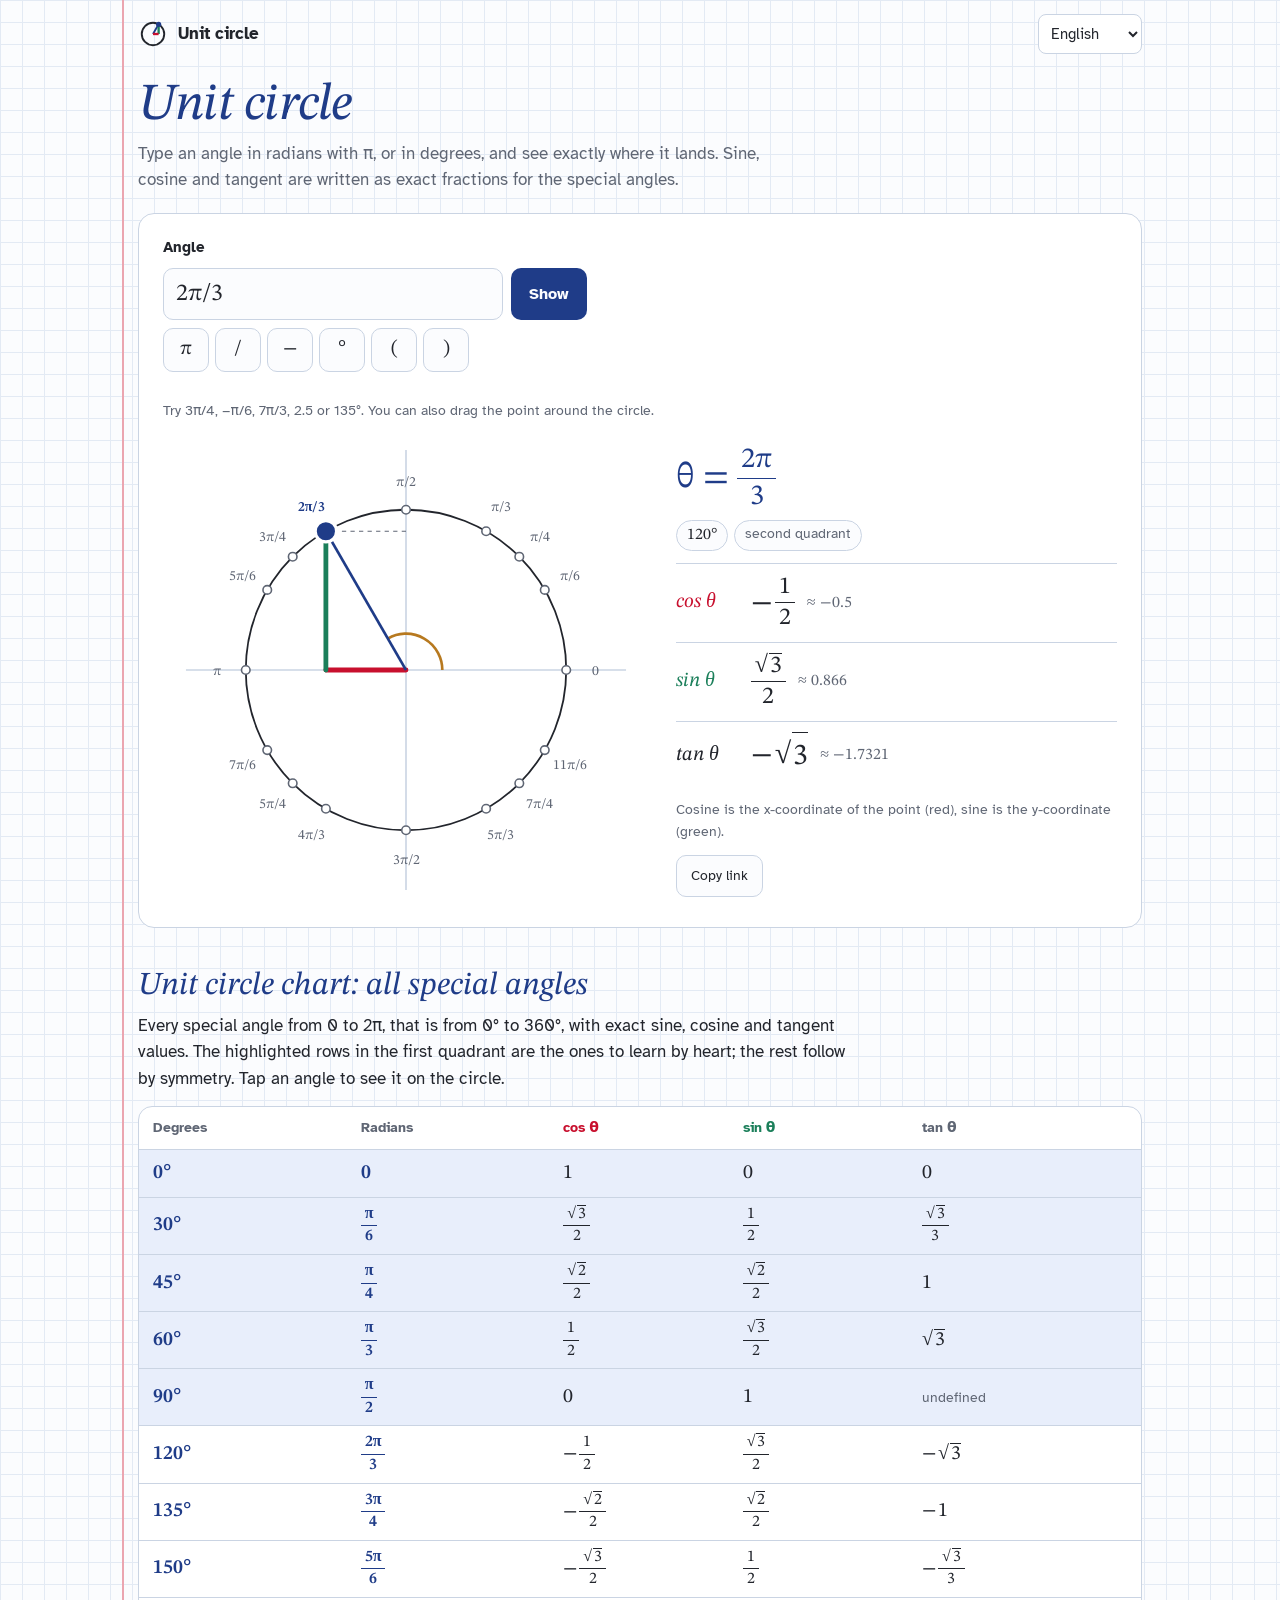
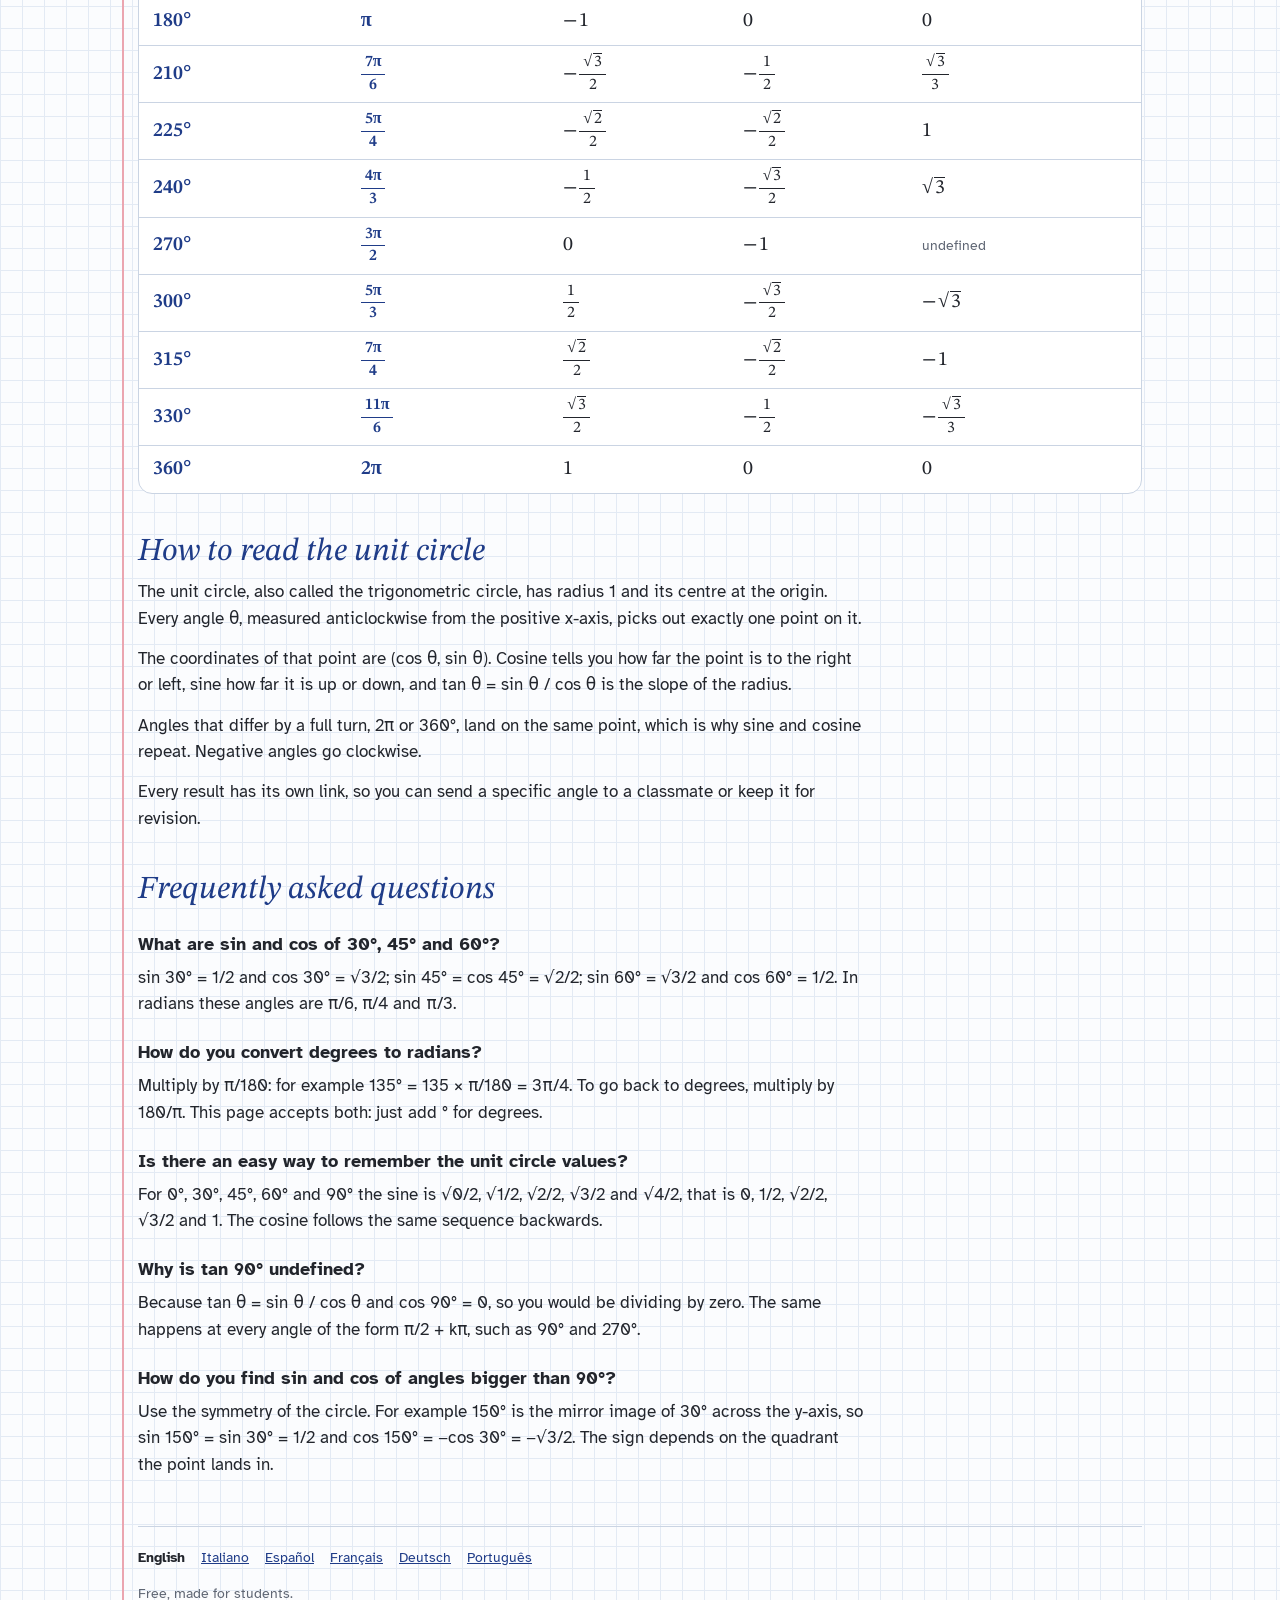
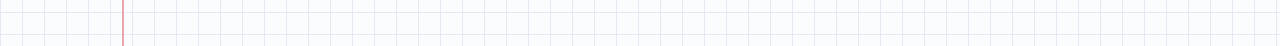
<file: index.html>
<!DOCTYPE html>
<html lang="en">
<head>
<meta charset="utf-8">
<meta name="viewport" content="width=device-width, initial-scale=1, viewport-fit=cover">
<title>Unit Circle – exact sin, cos and tan values, chart and calculator</title>
<script>
(function () {
  try {
    var A = ["en", "it", "es", "fr", "de", "pt"], s = null, t = null;
    if (navigator.webdriver || /bot|crawl|spider|slurp|preview|lighthouse/i.test(navigator.userAgent)) return;
    try { s = localStorage.getItem('ucLang'); } catch (e) {}
    if (s) { if (A.indexOf(s) > 0) t = s; }
    else {
      var p = navigator.languages || [navigator.language || ''];
      for (var i = 0; i < p.length; i++) {
        var l = String(p[i]).slice(0, 2).toLowerCase();
        if (A.indexOf(l) >= 0) { if (l !== A[0]) t = l; break; }
      }
    }
    if (t) location.replace(t + '/' + (location.protocol === 'file:' ? 'index.html' : '') + location.search + location.hash);
  } catch (e) {}
})();
</script>
<meta name="description" content="Interactive unit circle with a full chart of special angles: type any angle in radians or degrees and get exact sine, cosine and tangent values like √3/2. Free, works on phones.">
<link rel="canonical" href="https://gipivigi.github.io/">
<link rel="alternate" hreflang="en" href="https://gipivigi.github.io/">
<link rel="alternate" hreflang="it" href="https://gipivigi.github.io/it/">
<link rel="alternate" hreflang="es" href="https://gipivigi.github.io/es/">
<link rel="alternate" hreflang="fr" href="https://gipivigi.github.io/fr/">
<link rel="alternate" hreflang="de" href="https://gipivigi.github.io/de/">
<link rel="alternate" hreflang="pt" href="https://gipivigi.github.io/pt/">
<link rel="alternate" hreflang="x-default" href="https://gipivigi.github.io/">
<meta name="theme-color" content="#FBFCFE" media="(prefers-color-scheme: light)">
<meta name="theme-color" content="#131821" media="(prefers-color-scheme: dark)">
<meta property="og:type" content="website">
<meta property="og:site_name" content="Unit circle">
<meta property="og:title" content="Unit Circle – exact sin, cos and tan values, chart and calculator">
<meta property="og:description" content="Interactive unit circle with a full chart of special angles: type any angle in radians or degrees and get exact sine, cosine and tangent values like √3/2. Free, works on phones.">
<meta property="og:url" content="https://gipivigi.github.io/">
<meta property="og:image" content="https://gipivigi.github.io/assets/og-image.png">
<meta property="og:image:width" content="1200">
<meta property="og:image:height" content="630">
<meta property="og:locale" content="en_US">
<meta property="og:locale:alternate" content="it_IT">
<meta property="og:locale:alternate" content="es_ES">
<meta property="og:locale:alternate" content="fr_FR">
<meta property="og:locale:alternate" content="de_DE">
<meta property="og:locale:alternate" content="pt_BR">
<meta name="twitter:card" content="summary_large_image">
<link rel="icon" href="favicon.svg" type="image/svg+xml">
<link rel="apple-touch-icon" href="assets/apple-touch-icon.png">
<link rel="manifest" href="manifest.webmanifest">
<link rel="preload" href="assets/fonts/stix-two-text-latin-400-normal.woff2" as="font" type="font/woff2" crossorigin>
<link rel="stylesheet" href="assets/style.css">
<script type="application/ld+json">{"@context": "https://schema.org", "@type": "WebApplication", "name": "Unit circle", "alternateName": ["Unit circle", "Trigonometric circle", "Unit circle chart", "Unit circle calculator"], "headline": "Unit Circle – exact sin, cos and tan values, chart and calculator", "description": "Interactive unit circle with a full chart of special angles: type any angle in radians or degrees and get exact sine, cosine and tangent values like √3/2. Free, works on phones.", "url": "https://gipivigi.github.io/", "inLanguage": "en", "applicationCategory": "EducationalApplication", "operatingSystem": "Any", "browserRequirements": "Requires JavaScript", "isAccessibleForFree": true, "offers": {"@type": "Offer", "price": "0", "priceCurrency": "EUR"}, "audience": {"@type": "EducationalAudience", "educationalRole": "student"}, "educationalLevel": "Secondary school", "learningResourceType": "Interactive resource", "about": ["Unit circle", "Trigonometry", "Sine", "Cosine"]}</script>
</head>
<body>
<div class="wrap">
  <header class="top">
    <a class="brand" href="./">
      <svg viewBox="0 0 32 32" aria-hidden="true"><circle cx="16" cy="16" r="12" fill="none" stroke="var(--text)" stroke-width="2"/><line x1="16" y1="16" x2="22" y2="5.6" stroke="var(--ink)" stroke-width="2"/><line x1="22" y1="16" x2="22" y2="5.6" stroke="var(--sin)" stroke-width="2.5"/><line x1="16" y1="16" x2="22" y2="16" stroke="var(--cos)" stroke-width="2.5"/><circle cx="22" cy="5.6" r="2.8" fill="var(--ink)"/></svg>
      <span>Unit circle</span>
    </a>
    <label class="lang"><span class="sr-only">Language</span>
      <select id="langSel" aria-label="Language"><option value="en" selected lang="en">English</option><option value="it" lang="it">Italiano</option><option value="es" lang="es">Español</option><option value="fr" lang="fr">Français</option><option value="de" lang="de">Deutsch</option><option value="pt" lang="pt">Português</option></select>
    </label>
  </header>
  <div class="suggest" id="suggest" hidden></div>

  <main>
    <h1>Unit circle</h1>
    <p class="intro">Type an angle in radians with π, or in degrees, and see exactly where it lands. Sine, cosine and tangent are written as exact fractions for the special angles.</p>

    <section class="tool" id="tool" aria-label="Unit circle">
      <div class="entry">
        <label for="ang">Angle</label>
        <input id="ang" type="text" value="2π/3" autocomplete="off" autocorrect="off" autocapitalize="off" spellcheck="false" enterkeyhint="go" aria-describedby="hint">
        <button class="primary" id="show" type="button">Show</button>
      </div>
      <div class="keys" role="group" aria-label="Insert a symbol">
        <button type="button" data-ins="π" aria-label="π">π</button>
        <button type="button" data-ins="/" aria-label="/">/</button>
        <button type="button" data-ins="−" aria-label="−">−</button>
        <button type="button" data-ins="°" aria-label="°">°</button>
        <button type="button" data-ins="(" aria-label="(">(</button>
        <button type="button" data-ins=")" aria-label=")">)</button>
      </div>
      <p class="err" id="err" role="alert"></p>
      <p class="hint" id="hint">Try 3π/4, −π/6, 7π/3, 2.5 or 135°. You can also drag the point around the circle.</p>

      <div class="stage">
        <svg id="svg" viewBox="0 0 440 440" role="img" tabindex="0" aria-label="Unit circle showing the chosen angle. Drag the point, or use the arrow keys to move by π/12.">
          <line x1="14" y1="220" x2="426" y2="220" stroke="var(--line)" stroke-width="1.5"/>
          <line x1="220" y1="14" x2="220" y2="426" stroke="var(--line)" stroke-width="1.5"/>
          <circle cx="220" cy="220" r="150" fill="none" stroke="var(--text)" stroke-width="1.7"/>
          <path id="arc" fill="none" stroke="var(--arc)" stroke-width="2.5"/>
          <line id="dash" stroke="var(--muted)" stroke-width="1" stroke-dasharray="4 4"/>
          <line id="cosL" stroke="var(--cos)" stroke-width="4.5" stroke-linecap="round"/>
          <line id="sinL" stroke="var(--sin)" stroke-width="4.5" stroke-linecap="round"/>
          <line id="radL" stroke="var(--ink)" stroke-width="2.4"/>
          <g id="ticks"></g>
          <circle id="pt" r="10" fill="var(--ink)" stroke="var(--field)" stroke-width="3"/>
        </svg>
        <div class="res" aria-live="polite">
          <div class="angle" id="angOut"></div>
          <ul class="chips" id="chips"></ul>
          <div class="row cos"><span class="k">cos θ</span><span class="v" id="cosOut"></span></div>
          <div class="row sin"><span class="k">sin θ</span><span class="v" id="sinOut"></span></div>
          <div class="row"><span class="k">tan θ</span><span class="v" id="tanOut"></span></div>
          <p class="note">Cosine is the x-coordinate of the point (red), sine is the y-coordinate (green).</p>
          <button type="button" class="copy" id="copy">Copy link</button>
        </div>
      </div>
    </section>

    <section class="more">
      <h2>Unit circle chart: all special angles</h2>
      <p>Every special angle from 0 to 2π, that is from 0° to 360°, with exact sine, cosine and tangent values. The highlighted rows in the first quadrant are the ones to learn by heart; the rest follow by symmetry. Tap an angle to see it on the circle.</p>
      <div class="table-wrap">
        <table>
          <thead><tr><th>Degrees</th><th>Radians</th><th class="c">cos θ</th><th class="s">sin θ</th><th>tan θ</th></tr></thead>
          <tbody><tr class="key"><td><a href="?a=0" data-a="0">0°</a></td><td><a href="?a=0" data-a="0">0</a></td><td>1</td><td>0</td><td>0</td></tr><tr class="key"><td><a href="?a=%CF%80/6" data-a="π/6">30°</a></td><td><a href="?a=%CF%80/6" data-a="π/6"><span class="frac"><span>π</span><span>6</span></span></a></td><td><span class="frac"><span>√<span class="rad">3</span></span><span>2</span></span></td><td><span class="frac"><span>1</span><span>2</span></span></td><td><span class="frac"><span>√<span class="rad">3</span></span><span>3</span></span></td></tr><tr class="key"><td><a href="?a=%CF%80/4" data-a="π/4">45°</a></td><td><a href="?a=%CF%80/4" data-a="π/4"><span class="frac"><span>π</span><span>4</span></span></a></td><td><span class="frac"><span>√<span class="rad">2</span></span><span>2</span></span></td><td><span class="frac"><span>√<span class="rad">2</span></span><span>2</span></span></td><td>1</td></tr><tr class="key"><td><a href="?a=%CF%80/3" data-a="π/3">60°</a></td><td><a href="?a=%CF%80/3" data-a="π/3"><span class="frac"><span>π</span><span>3</span></span></a></td><td><span class="frac"><span>1</span><span>2</span></span></td><td><span class="frac"><span>√<span class="rad">3</span></span><span>2</span></span></td><td>√<span class="rad">3</span></td></tr><tr class="key"><td><a href="?a=%CF%80/2" data-a="π/2">90°</a></td><td><a href="?a=%CF%80/2" data-a="π/2"><span class="frac"><span>π</span><span>2</span></span></a></td><td>0</td><td>1</td><td><span class="u">undefined</span></td></tr><tr><td><a href="?a=2%CF%80/3" data-a="2π/3">120°</a></td><td><a href="?a=2%CF%80/3" data-a="2π/3"><span class="frac"><span>2π</span><span>3</span></span></a></td><td><span class="sign">−</span><span class="frac"><span>1</span><span>2</span></span></td><td><span class="frac"><span>√<span class="rad">3</span></span><span>2</span></span></td><td><span class="sign">−</span>√<span class="rad">3</span></td></tr><tr><td><a href="?a=3%CF%80/4" data-a="3π/4">135°</a></td><td><a href="?a=3%CF%80/4" data-a="3π/4"><span class="frac"><span>3π</span><span>4</span></span></a></td><td><span class="sign">−</span><span class="frac"><span>√<span class="rad">2</span></span><span>2</span></span></td><td><span class="frac"><span>√<span class="rad">2</span></span><span>2</span></span></td><td><span class="sign">−</span>1</td></tr><tr><td><a href="?a=5%CF%80/6" data-a="5π/6">150°</a></td><td><a href="?a=5%CF%80/6" data-a="5π/6"><span class="frac"><span>5π</span><span>6</span></span></a></td><td><span class="sign">−</span><span class="frac"><span>√<span class="rad">3</span></span><span>2</span></span></td><td><span class="frac"><span>1</span><span>2</span></span></td><td><span class="sign">−</span><span class="frac"><span>√<span class="rad">3</span></span><span>3</span></span></td></tr><tr><td><a href="?a=%CF%80" data-a="π">180°</a></td><td><a href="?a=%CF%80" data-a="π">π</a></td><td><span class="sign">−</span>1</td><td>0</td><td>0</td></tr><tr><td><a href="?a=7%CF%80/6" data-a="7π/6">210°</a></td><td><a href="?a=7%CF%80/6" data-a="7π/6"><span class="frac"><span>7π</span><span>6</span></span></a></td><td><span class="sign">−</span><span class="frac"><span>√<span class="rad">3</span></span><span>2</span></span></td><td><span class="sign">−</span><span class="frac"><span>1</span><span>2</span></span></td><td><span class="frac"><span>√<span class="rad">3</span></span><span>3</span></span></td></tr><tr><td><a href="?a=5%CF%80/4" data-a="5π/4">225°</a></td><td><a href="?a=5%CF%80/4" data-a="5π/4"><span class="frac"><span>5π</span><span>4</span></span></a></td><td><span class="sign">−</span><span class="frac"><span>√<span class="rad">2</span></span><span>2</span></span></td><td><span class="sign">−</span><span class="frac"><span>√<span class="rad">2</span></span><span>2</span></span></td><td>1</td></tr><tr><td><a href="?a=4%CF%80/3" data-a="4π/3">240°</a></td><td><a href="?a=4%CF%80/3" data-a="4π/3"><span class="frac"><span>4π</span><span>3</span></span></a></td><td><span class="sign">−</span><span class="frac"><span>1</span><span>2</span></span></td><td><span class="sign">−</span><span class="frac"><span>√<span class="rad">3</span></span><span>2</span></span></td><td>√<span class="rad">3</span></td></tr><tr><td><a href="?a=3%CF%80/2" data-a="3π/2">270°</a></td><td><a href="?a=3%CF%80/2" data-a="3π/2"><span class="frac"><span>3π</span><span>2</span></span></a></td><td>0</td><td><span class="sign">−</span>1</td><td><span class="u">undefined</span></td></tr><tr><td><a href="?a=5%CF%80/3" data-a="5π/3">300°</a></td><td><a href="?a=5%CF%80/3" data-a="5π/3"><span class="frac"><span>5π</span><span>3</span></span></a></td><td><span class="frac"><span>1</span><span>2</span></span></td><td><span class="sign">−</span><span class="frac"><span>√<span class="rad">3</span></span><span>2</span></span></td><td><span class="sign">−</span>√<span class="rad">3</span></td></tr><tr><td><a href="?a=7%CF%80/4" data-a="7π/4">315°</a></td><td><a href="?a=7%CF%80/4" data-a="7π/4"><span class="frac"><span>7π</span><span>4</span></span></a></td><td><span class="frac"><span>√<span class="rad">2</span></span><span>2</span></span></td><td><span class="sign">−</span><span class="frac"><span>√<span class="rad">2</span></span><span>2</span></span></td><td><span class="sign">−</span>1</td></tr><tr><td><a href="?a=11%CF%80/6" data-a="11π/6">330°</a></td><td><a href="?a=11%CF%80/6" data-a="11π/6"><span class="frac"><span>11π</span><span>6</span></span></a></td><td><span class="frac"><span>√<span class="rad">3</span></span><span>2</span></span></td><td><span class="sign">−</span><span class="frac"><span>1</span><span>2</span></span></td><td><span class="sign">−</span><span class="frac"><span>√<span class="rad">3</span></span><span>3</span></span></td></tr><tr><td><a href="?a=2%CF%80" data-a="2π">360°</a></td><td><a href="?a=2%CF%80" data-a="2π">2π</a></td><td>1</td><td>0</td><td>0</td></tr></tbody>
        </table>
      </div>
    </section>

    <section class="more">
      <h2>How to read the unit circle</h2>
      <p>The unit circle, also called the trigonometric circle, has radius 1 and its centre at the origin. Every angle θ, measured anticlockwise from the positive x-axis, picks out exactly one point on it.</p>
      <p>The coordinates of that point are (cos θ, sin θ). Cosine tells you how far the point is to the right or left, sine how far it is up or down, and tan θ = sin θ / cos θ is the slope of the radius.</p>
      <p>Angles that differ by a full turn, 2π or 360°, land on the same point, which is why sine and cosine repeat. Negative angles go clockwise.</p>
      <p>Every result has its own link, so you can send a specific angle to a classmate or keep it for revision.</p>
    </section>

    <section class="more faq">
      <h2>Frequently asked questions</h2>
      <h3>What are sin and cos of 30°, 45° and 60°?</h3>
      <p>sin 30° = 1/2 and cos 30° = √3/2; sin 45° = cos 45° = √2/2; sin 60° = √3/2 and cos 60° = 1/2. In radians these angles are π/6, π/4 and π/3.</p>
      <h3>How do you convert degrees to radians?</h3>
      <p>Multiply by π/180: for example 135° = 135 × π/180 = 3π/4. To go back to degrees, multiply by 180/π. This page accepts both: just add ° for degrees.</p>
      <h3>Is there an easy way to remember the unit circle values?</h3>
      <p>For 0°, 30°, 45°, 60° and 90° the sine is √0/2, √1/2, √2/2, √3/2 and √4/2, that is 0, 1/2, √2/2, √3/2 and 1. The cosine follows the same sequence backwards.</p>
      <h3>Why is tan 90° undefined?</h3>
      <p>Because tan θ = sin θ / cos θ and cos 90° = 0, so you would be dividing by zero. The same happens at every angle of the form π/2 + kπ, such as 90° and 270°.</p>
      <h3>How do you find sin and cos of angles bigger than 90°?</h3>
      <p>Use the symmetry of the circle. For example 150° is the mirror image of 30° across the y-axis, so sin 150° = sin 30° = 1/2 and cos 150° = −cos 30° = −√3/2. The sign depends on the quadrant the point lands in.</p>
    </section>
  </main>

  <footer>
    <ul><li><a href="./" hreflang="en" lang="en" aria-current="page">English</a></li><li><a href="it/" hreflang="it" lang="it">Italiano</a></li><li><a href="es/" hreflang="es" lang="es">Español</a></li><li><a href="fr/" hreflang="fr" lang="fr">Français</a></li><li><a href="de/" hreflang="de" lang="de">Deutsch</a></li><li><a href="pt/" hreflang="pt" lang="pt">Português</a></li></ul>
    <p>Free, made for students.</p>
  </footer>
</div>
<script type="application/json" id="i18n">{"lang": "en", "locale": "en", "err": "Can’t read that angle. Try 3π/4, -pi/6 or 135°.", "quadrants": ["first quadrant", "second quadrant", "third quadrant", "fourth quadrant"], "axes": "on an axis", "equiv": "same point as", "undef": "undefined", "copied": "Link copied", "close": "Close", "langs": {"en": "./", "it": "it/", "es": "es/", "fr": "fr/", "de": "de/", "pt": "pt/"}, "suggest": {"en": {"text": "This page is also available in English.", "link": "Switch to English"}, "it": {"text": "Questa pagina è disponibile anche in italiano.", "link": "Passa all’italiano"}, "es": {"text": "Esta página también está disponible en español.", "link": "Ver en español"}, "fr": {"text": "Cette page est aussi disponible en français.", "link": "Passer au français"}, "de": {"text": "Diese Seite gibt es auch auf Deutsch.", "link": "Auf Deutsch ansehen"}, "pt": {"text": "Esta página também está disponível em português.", "link": "Ver em português"}}}</script>
<script src="assets/app.js" defer></script>
</body>
</html>
</file>
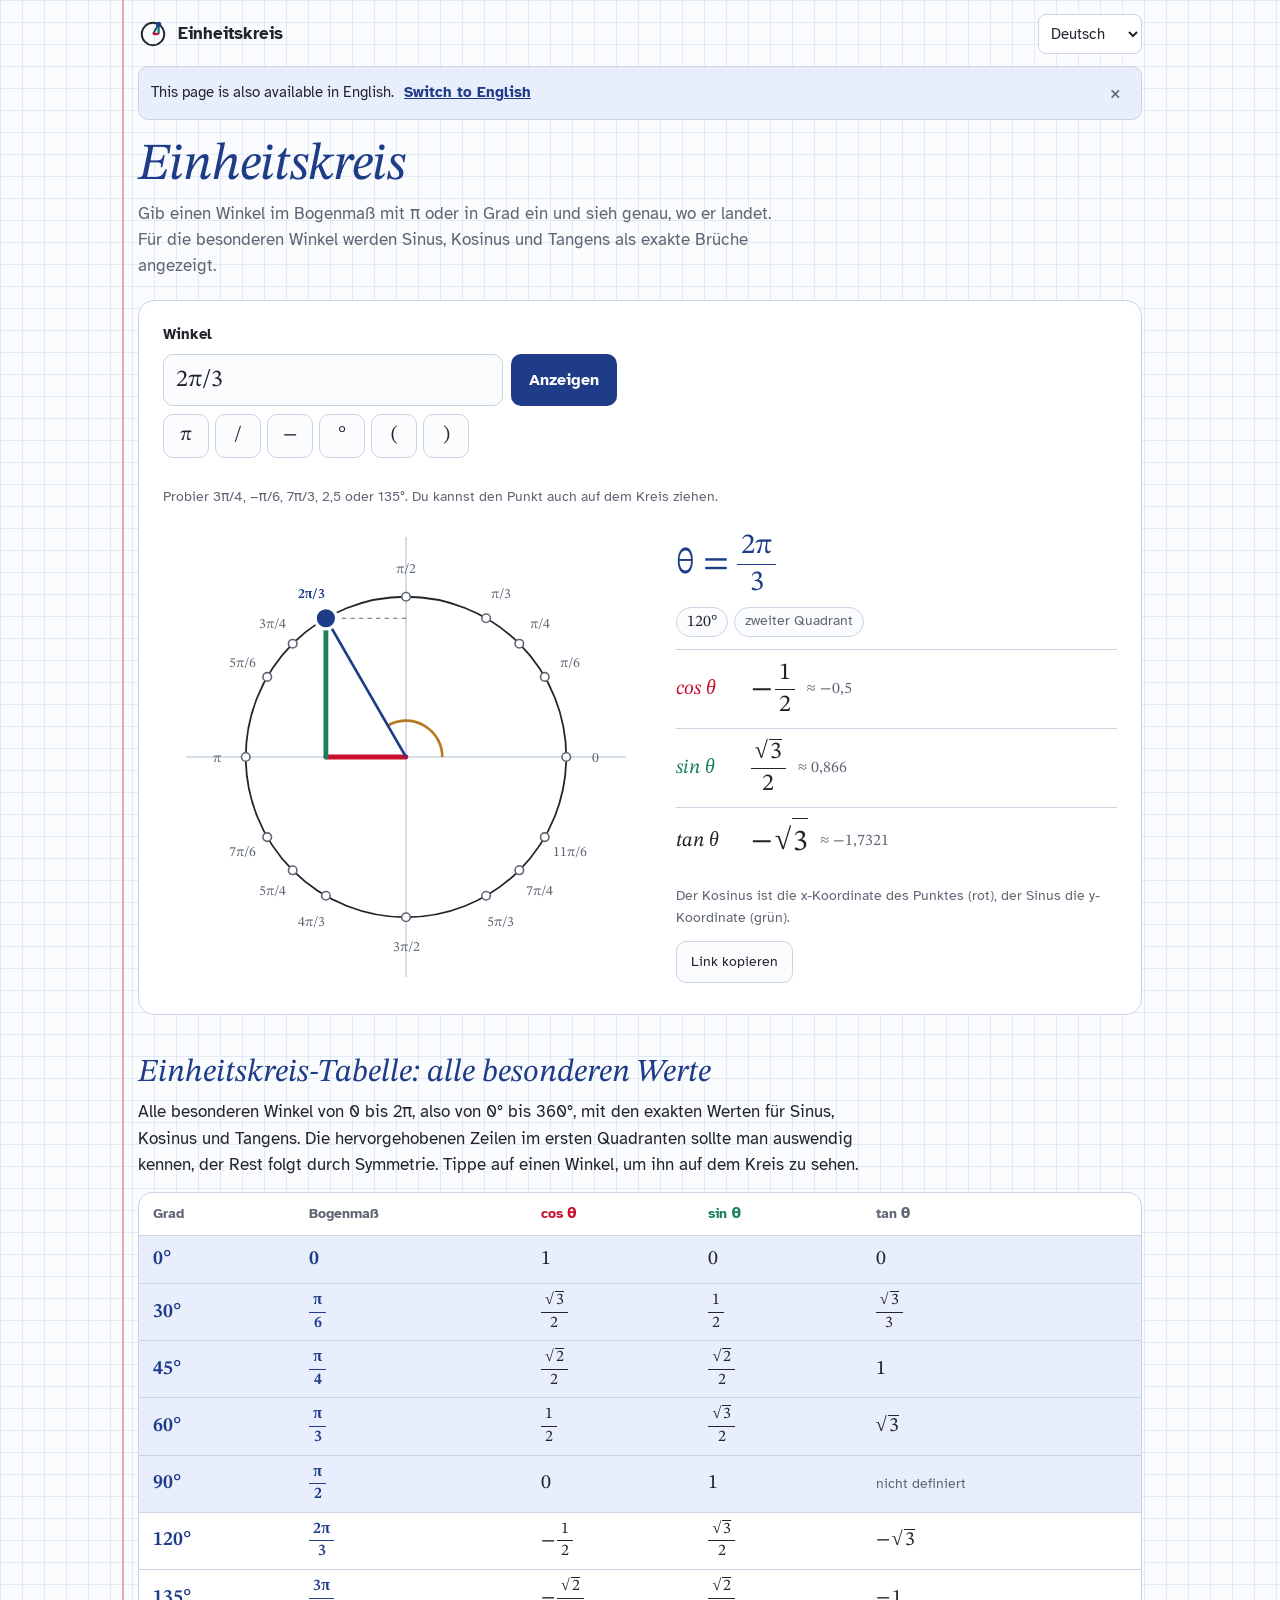
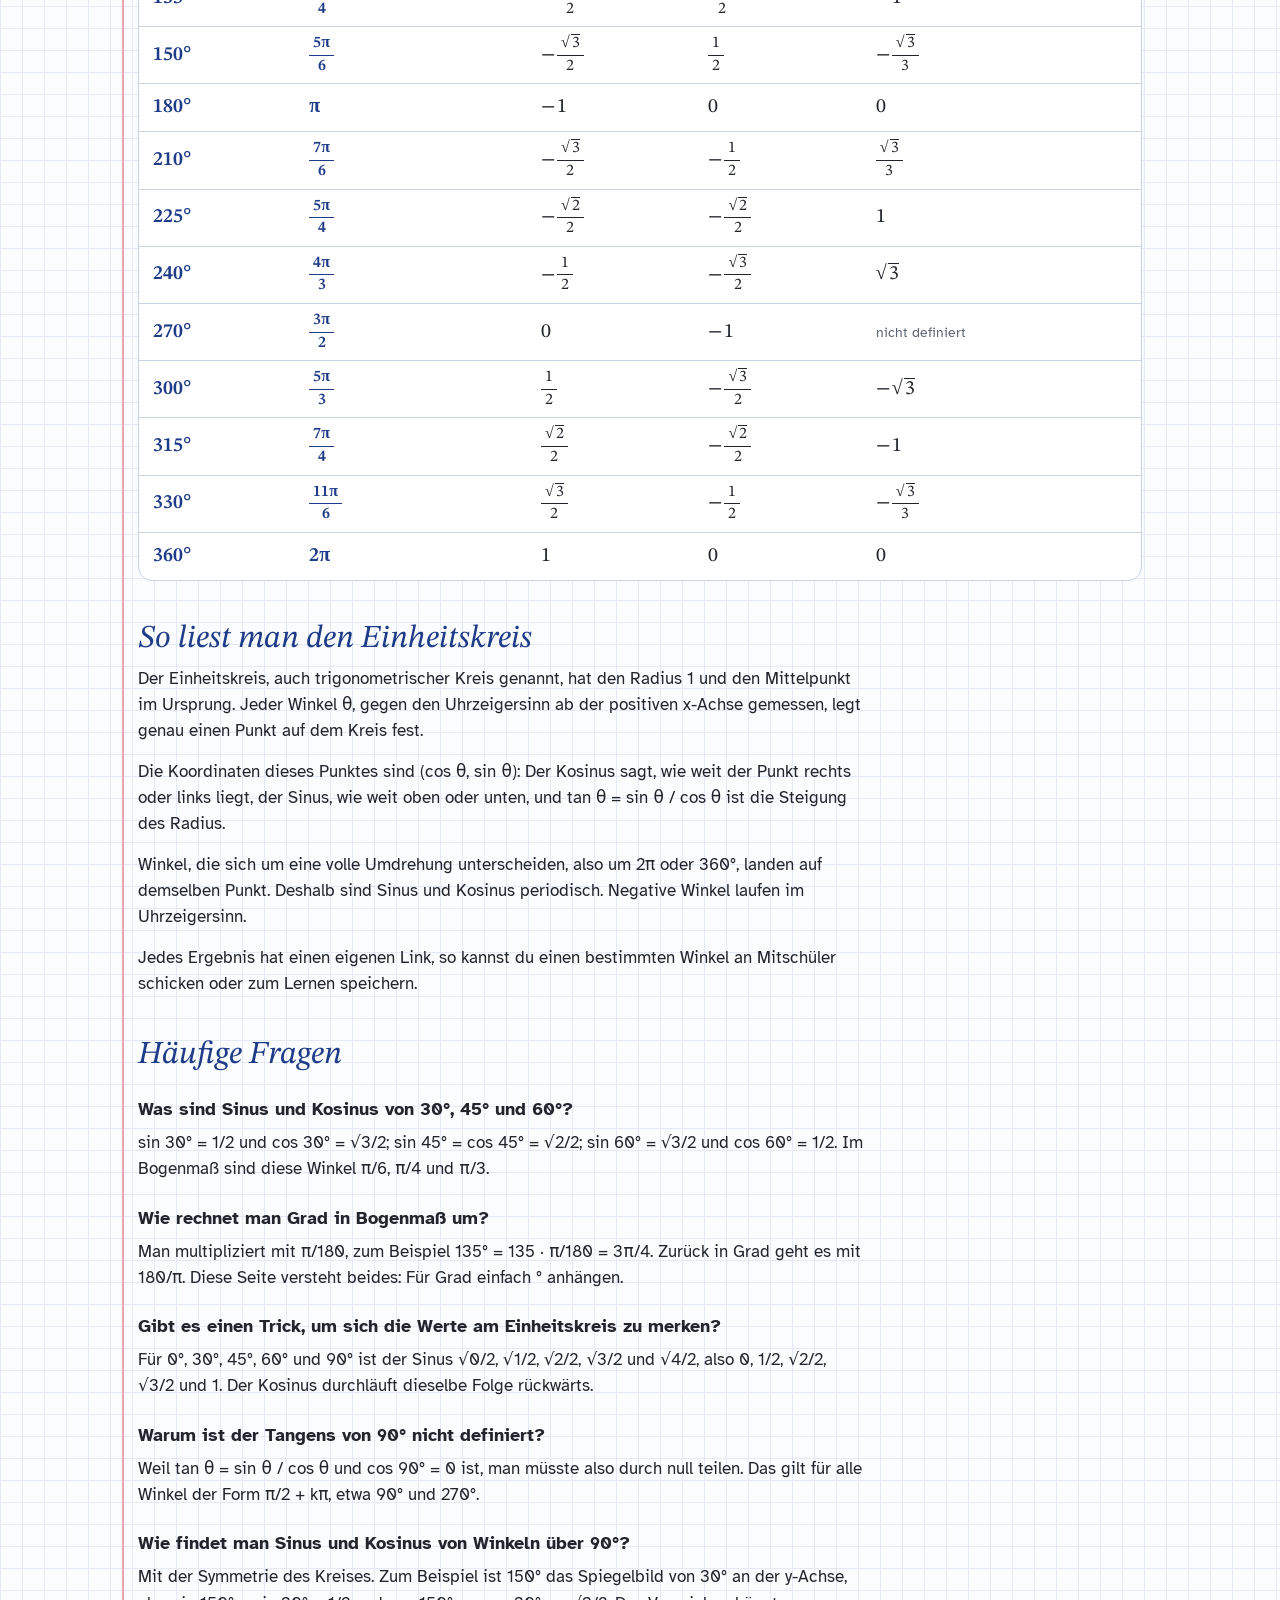
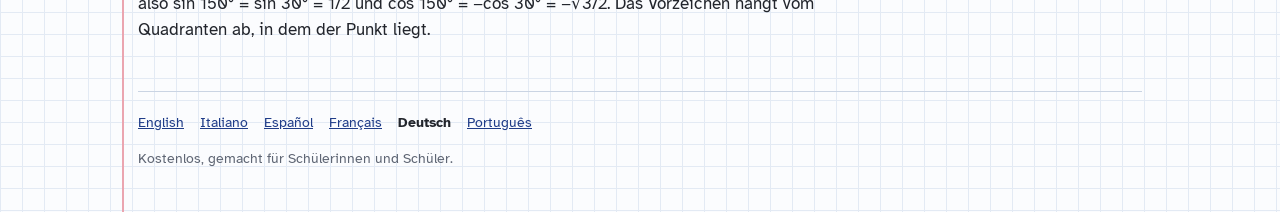
<file: de/index.html>
<!DOCTYPE html>
<html lang="de">
<head>
<meta charset="utf-8">
<meta name="viewport" content="width=device-width, initial-scale=1, viewport-fit=cover">
<title>Einheitskreis interaktiv – Sinus, Kosinus und Tangens exakt, mit Tabelle</title>
<meta name="description" content="Interaktiver Einheitskreis mit vollständiger Tabelle der besonderen Werte: Winkel im Bogenmaß oder in Grad eingeben und exakte Werte für Sinus, Kosinus und Tangens erhalten, zum Beispiel √3/2.">
<link rel="canonical" href="https://gipivigi.github.io/de/">
<link rel="alternate" hreflang="en" href="https://gipivigi.github.io/">
<link rel="alternate" hreflang="it" href="https://gipivigi.github.io/it/">
<link rel="alternate" hreflang="es" href="https://gipivigi.github.io/es/">
<link rel="alternate" hreflang="fr" href="https://gipivigi.github.io/fr/">
<link rel="alternate" hreflang="de" href="https://gipivigi.github.io/de/">
<link rel="alternate" hreflang="pt" href="https://gipivigi.github.io/pt/">
<link rel="alternate" hreflang="x-default" href="https://gipivigi.github.io/">
<meta name="theme-color" content="#FBFCFE" media="(prefers-color-scheme: light)">
<meta name="theme-color" content="#131821" media="(prefers-color-scheme: dark)">
<meta property="og:type" content="website">
<meta property="og:site_name" content="Einheitskreis">
<meta property="og:title" content="Einheitskreis interaktiv – Sinus, Kosinus und Tangens exakt, mit Tabelle">
<meta property="og:description" content="Interaktiver Einheitskreis mit vollständiger Tabelle der besonderen Werte: Winkel im Bogenmaß oder in Grad eingeben und exakte Werte für Sinus, Kosinus und Tangens erhalten, zum Beispiel √3/2.">
<meta property="og:url" content="https://gipivigi.github.io/de/">
<meta property="og:image" content="https://gipivigi.github.io/assets/og-image.png">
<meta property="og:image:width" content="1200">
<meta property="og:image:height" content="630">
<meta property="og:locale" content="de_DE">
<meta property="og:locale:alternate" content="en_US">
<meta property="og:locale:alternate" content="it_IT">
<meta property="og:locale:alternate" content="es_ES">
<meta property="og:locale:alternate" content="fr_FR">
<meta property="og:locale:alternate" content="pt_BR">
<meta name="twitter:card" content="summary_large_image">
<link rel="icon" href="../favicon.svg" type="image/svg+xml">
<link rel="apple-touch-icon" href="../assets/apple-touch-icon.png">
<link rel="manifest" href="../manifest.webmanifest">
<link rel="preload" href="../assets/fonts/stix-two-text-latin-400-normal.woff2" as="font" type="font/woff2" crossorigin>
<link rel="stylesheet" href="../assets/style.css">
<script type="application/ld+json">{"@context": "https://schema.org", "@type": "WebApplication", "name": "Einheitskreis", "alternateName": ["Einheitskreis", "Trigonometrischer Kreis", "Einheitskreis Tabelle"], "headline": "Einheitskreis interaktiv – Sinus, Kosinus und Tangens exakt, mit Tabelle", "description": "Interaktiver Einheitskreis mit vollständiger Tabelle der besonderen Werte: Winkel im Bogenmaß oder in Grad eingeben und exakte Werte für Sinus, Kosinus und Tangens erhalten, zum Beispiel √3/2.", "url": "https://gipivigi.github.io/de/", "inLanguage": "de", "applicationCategory": "EducationalApplication", "operatingSystem": "Any", "browserRequirements": "Requires JavaScript", "isAccessibleForFree": true, "offers": {"@type": "Offer", "price": "0", "priceCurrency": "EUR"}, "audience": {"@type": "EducationalAudience", "educationalRole": "student"}, "educationalLevel": "Secondary school", "learningResourceType": "Interactive resource", "about": ["Unit circle", "Trigonometry", "Sine", "Cosine"]}</script>
</head>
<body>
<div class="wrap">
  <header class="top">
    <a class="brand" href="../de/">
      <svg viewBox="0 0 32 32" aria-hidden="true"><circle cx="16" cy="16" r="12" fill="none" stroke="var(--text)" stroke-width="2"/><line x1="16" y1="16" x2="22" y2="5.6" stroke="var(--ink)" stroke-width="2"/><line x1="22" y1="16" x2="22" y2="5.6" stroke="var(--sin)" stroke-width="2.5"/><line x1="16" y1="16" x2="22" y2="16" stroke="var(--cos)" stroke-width="2.5"/><circle cx="22" cy="5.6" r="2.8" fill="var(--ink)"/></svg>
      <span>Einheitskreis</span>
    </a>
    <label class="lang"><span class="sr-only">Sprache</span>
      <select id="langSel" aria-label="Sprache"><option value="en" lang="en">English</option><option value="it" lang="it">Italiano</option><option value="es" lang="es">Español</option><option value="fr" lang="fr">Français</option><option value="de" selected lang="de">Deutsch</option><option value="pt" lang="pt">Português</option></select>
    </label>
  </header>
  <div class="suggest" id="suggest" hidden></div>

  <main>
    <h1>Einheitskreis</h1>
    <p class="intro">Gib einen Winkel im Bogenmaß mit π oder in Grad ein und sieh genau, wo er landet. Für die besonderen Winkel werden Sinus, Kosinus und Tangens als exakte Brüche angezeigt.</p>

    <section class="tool" id="tool" aria-label="Einheitskreis">
      <div class="entry">
        <label for="ang">Winkel</label>
        <input id="ang" type="text" value="2π/3" autocomplete="off" autocorrect="off" autocapitalize="off" spellcheck="false" enterkeyhint="go" aria-describedby="hint">
        <button class="primary" id="show" type="button">Anzeigen</button>
      </div>
      <div class="keys" role="group" aria-label="Symbol einfügen">
        <button type="button" data-ins="π" aria-label="π">π</button>
        <button type="button" data-ins="/" aria-label="/">/</button>
        <button type="button" data-ins="−" aria-label="−">−</button>
        <button type="button" data-ins="°" aria-label="°">°</button>
        <button type="button" data-ins="(" aria-label="(">(</button>
        <button type="button" data-ins=")" aria-label=")">)</button>
      </div>
      <p class="err" id="err" role="alert"></p>
      <p class="hint" id="hint">Probier 3π/4, −π/6, 7π/3, 2,5 oder 135°. Du kannst den Punkt auch auf dem Kreis ziehen.</p>

      <div class="stage">
        <svg id="svg" viewBox="0 0 440 440" role="img" tabindex="0" aria-label="Einheitskreis mit dem gewählten Winkel. Zieh den Punkt oder benutze die Pfeiltasten, um in Schritten von π/12 weiterzugehen.">
          <line x1="14" y1="220" x2="426" y2="220" stroke="var(--line)" stroke-width="1.5"/>
          <line x1="220" y1="14" x2="220" y2="426" stroke="var(--line)" stroke-width="1.5"/>
          <circle cx="220" cy="220" r="150" fill="none" stroke="var(--text)" stroke-width="1.7"/>
          <path id="arc" fill="none" stroke="var(--arc)" stroke-width="2.5"/>
          <line id="dash" stroke="var(--muted)" stroke-width="1" stroke-dasharray="4 4"/>
          <line id="cosL" stroke="var(--cos)" stroke-width="4.5" stroke-linecap="round"/>
          <line id="sinL" stroke="var(--sin)" stroke-width="4.5" stroke-linecap="round"/>
          <line id="radL" stroke="var(--ink)" stroke-width="2.4"/>
          <g id="ticks"></g>
          <circle id="pt" r="10" fill="var(--ink)" stroke="var(--field)" stroke-width="3"/>
        </svg>
        <div class="res" aria-live="polite">
          <div class="angle" id="angOut"></div>
          <ul class="chips" id="chips"></ul>
          <div class="row cos"><span class="k">cos θ</span><span class="v" id="cosOut"></span></div>
          <div class="row sin"><span class="k">sin θ</span><span class="v" id="sinOut"></span></div>
          <div class="row"><span class="k">tan θ</span><span class="v" id="tanOut"></span></div>
          <p class="note">Der Kosinus ist die x-Koordinate des Punktes (rot), der Sinus die y-Koordinate (grün).</p>
          <button type="button" class="copy" id="copy">Link kopieren</button>
        </div>
      </div>
    </section>

    <section class="more">
      <h2>Einheitskreis-Tabelle: alle besonderen Werte</h2>
      <p>Alle besonderen Winkel von 0 bis 2π, also von 0° bis 360°, mit den exakten Werten für Sinus, Kosinus und Tangens. Die hervorgehobenen Zeilen im ersten Quadranten sollte man auswendig kennen, der Rest folgt durch Symmetrie. Tippe auf einen Winkel, um ihn auf dem Kreis zu sehen.</p>
      <div class="table-wrap">
        <table>
          <thead><tr><th>Grad</th><th>Bogenmaß</th><th class="c">cos θ</th><th class="s">sin θ</th><th>tan θ</th></tr></thead>
          <tbody><tr class="key"><td><a href="?a=0" data-a="0">0°</a></td><td><a href="?a=0" data-a="0">0</a></td><td>1</td><td>0</td><td>0</td></tr><tr class="key"><td><a href="?a=%CF%80/6" data-a="π/6">30°</a></td><td><a href="?a=%CF%80/6" data-a="π/6"><span class="frac"><span>π</span><span>6</span></span></a></td><td><span class="frac"><span>√<span class="rad">3</span></span><span>2</span></span></td><td><span class="frac"><span>1</span><span>2</span></span></td><td><span class="frac"><span>√<span class="rad">3</span></span><span>3</span></span></td></tr><tr class="key"><td><a href="?a=%CF%80/4" data-a="π/4">45°</a></td><td><a href="?a=%CF%80/4" data-a="π/4"><span class="frac"><span>π</span><span>4</span></span></a></td><td><span class="frac"><span>√<span class="rad">2</span></span><span>2</span></span></td><td><span class="frac"><span>√<span class="rad">2</span></span><span>2</span></span></td><td>1</td></tr><tr class="key"><td><a href="?a=%CF%80/3" data-a="π/3">60°</a></td><td><a href="?a=%CF%80/3" data-a="π/3"><span class="frac"><span>π</span><span>3</span></span></a></td><td><span class="frac"><span>1</span><span>2</span></span></td><td><span class="frac"><span>√<span class="rad">3</span></span><span>2</span></span></td><td>√<span class="rad">3</span></td></tr><tr class="key"><td><a href="?a=%CF%80/2" data-a="π/2">90°</a></td><td><a href="?a=%CF%80/2" data-a="π/2"><span class="frac"><span>π</span><span>2</span></span></a></td><td>0</td><td>1</td><td><span class="u">nicht definiert</span></td></tr><tr><td><a href="?a=2%CF%80/3" data-a="2π/3">120°</a></td><td><a href="?a=2%CF%80/3" data-a="2π/3"><span class="frac"><span>2π</span><span>3</span></span></a></td><td><span class="sign">−</span><span class="frac"><span>1</span><span>2</span></span></td><td><span class="frac"><span>√<span class="rad">3</span></span><span>2</span></span></td><td><span class="sign">−</span>√<span class="rad">3</span></td></tr><tr><td><a href="?a=3%CF%80/4" data-a="3π/4">135°</a></td><td><a href="?a=3%CF%80/4" data-a="3π/4"><span class="frac"><span>3π</span><span>4</span></span></a></td><td><span class="sign">−</span><span class="frac"><span>√<span class="rad">2</span></span><span>2</span></span></td><td><span class="frac"><span>√<span class="rad">2</span></span><span>2</span></span></td><td><span class="sign">−</span>1</td></tr><tr><td><a href="?a=5%CF%80/6" data-a="5π/6">150°</a></td><td><a href="?a=5%CF%80/6" data-a="5π/6"><span class="frac"><span>5π</span><span>6</span></span></a></td><td><span class="sign">−</span><span class="frac"><span>√<span class="rad">3</span></span><span>2</span></span></td><td><span class="frac"><span>1</span><span>2</span></span></td><td><span class="sign">−</span><span class="frac"><span>√<span class="rad">3</span></span><span>3</span></span></td></tr><tr><td><a href="?a=%CF%80" data-a="π">180°</a></td><td><a href="?a=%CF%80" data-a="π">π</a></td><td><span class="sign">−</span>1</td><td>0</td><td>0</td></tr><tr><td><a href="?a=7%CF%80/6" data-a="7π/6">210°</a></td><td><a href="?a=7%CF%80/6" data-a="7π/6"><span class="frac"><span>7π</span><span>6</span></span></a></td><td><span class="sign">−</span><span class="frac"><span>√<span class="rad">3</span></span><span>2</span></span></td><td><span class="sign">−</span><span class="frac"><span>1</span><span>2</span></span></td><td><span class="frac"><span>√<span class="rad">3</span></span><span>3</span></span></td></tr><tr><td><a href="?a=5%CF%80/4" data-a="5π/4">225°</a></td><td><a href="?a=5%CF%80/4" data-a="5π/4"><span class="frac"><span>5π</span><span>4</span></span></a></td><td><span class="sign">−</span><span class="frac"><span>√<span class="rad">2</span></span><span>2</span></span></td><td><span class="sign">−</span><span class="frac"><span>√<span class="rad">2</span></span><span>2</span></span></td><td>1</td></tr><tr><td><a href="?a=4%CF%80/3" data-a="4π/3">240°</a></td><td><a href="?a=4%CF%80/3" data-a="4π/3"><span class="frac"><span>4π</span><span>3</span></span></a></td><td><span class="sign">−</span><span class="frac"><span>1</span><span>2</span></span></td><td><span class="sign">−</span><span class="frac"><span>√<span class="rad">3</span></span><span>2</span></span></td><td>√<span class="rad">3</span></td></tr><tr><td><a href="?a=3%CF%80/2" data-a="3π/2">270°</a></td><td><a href="?a=3%CF%80/2" data-a="3π/2"><span class="frac"><span>3π</span><span>2</span></span></a></td><td>0</td><td><span class="sign">−</span>1</td><td><span class="u">nicht definiert</span></td></tr><tr><td><a href="?a=5%CF%80/3" data-a="5π/3">300°</a></td><td><a href="?a=5%CF%80/3" data-a="5π/3"><span class="frac"><span>5π</span><span>3</span></span></a></td><td><span class="frac"><span>1</span><span>2</span></span></td><td><span class="sign">−</span><span class="frac"><span>√<span class="rad">3</span></span><span>2</span></span></td><td><span class="sign">−</span>√<span class="rad">3</span></td></tr><tr><td><a href="?a=7%CF%80/4" data-a="7π/4">315°</a></td><td><a href="?a=7%CF%80/4" data-a="7π/4"><span class="frac"><span>7π</span><span>4</span></span></a></td><td><span class="frac"><span>√<span class="rad">2</span></span><span>2</span></span></td><td><span class="sign">−</span><span class="frac"><span>√<span class="rad">2</span></span><span>2</span></span></td><td><span class="sign">−</span>1</td></tr><tr><td><a href="?a=11%CF%80/6" data-a="11π/6">330°</a></td><td><a href="?a=11%CF%80/6" data-a="11π/6"><span class="frac"><span>11π</span><span>6</span></span></a></td><td><span class="frac"><span>√<span class="rad">3</span></span><span>2</span></span></td><td><span class="sign">−</span><span class="frac"><span>1</span><span>2</span></span></td><td><span class="sign">−</span><span class="frac"><span>√<span class="rad">3</span></span><span>3</span></span></td></tr><tr><td><a href="?a=2%CF%80" data-a="2π">360°</a></td><td><a href="?a=2%CF%80" data-a="2π">2π</a></td><td>1</td><td>0</td><td>0</td></tr></tbody>
        </table>
      </div>
    </section>

    <section class="more">
      <h2>So liest man den Einheitskreis</h2>
      <p>Der Einheitskreis, auch trigonometrischer Kreis genannt, hat den Radius 1 und den Mittelpunkt im Ursprung. Jeder Winkel θ, gegen den Uhrzeigersinn ab der positiven x-Achse gemessen, legt genau einen Punkt auf dem Kreis fest.</p>
      <p>Die Koordinaten dieses Punktes sind (cos θ, sin θ): Der Kosinus sagt, wie weit der Punkt rechts oder links liegt, der Sinus, wie weit oben oder unten, und tan θ = sin θ / cos θ ist die Steigung des Radius.</p>
      <p>Winkel, die sich um eine volle Umdrehung unterscheiden, also um 2π oder 360°, landen auf demselben Punkt. Deshalb sind Sinus und Kosinus periodisch. Negative Winkel laufen im Uhrzeigersinn.</p>
      <p>Jedes Ergebnis hat einen eigenen Link, so kannst du einen bestimmten Winkel an Mitschüler schicken oder zum Lernen speichern.</p>
    </section>

    <section class="more faq">
      <h2>Häufige Fragen</h2>
      <h3>Was sind Sinus und Kosinus von 30°, 45° und 60°?</h3>
      <p>sin 30° = 1/2 und cos 30° = √3/2; sin 45° = cos 45° = √2/2; sin 60° = √3/2 und cos 60° = 1/2. Im Bogenmaß sind diese Winkel π/6, π/4 und π/3.</p>
      <h3>Wie rechnet man Grad in Bogenmaß um?</h3>
      <p>Man multipliziert mit π/180, zum Beispiel 135° = 135 · π/180 = 3π/4. Zurück in Grad geht es mit 180/π. Diese Seite versteht beides: Für Grad einfach ° anhängen.</p>
      <h3>Gibt es einen Trick, um sich die Werte am Einheitskreis zu merken?</h3>
      <p>Für 0°, 30°, 45°, 60° und 90° ist der Sinus √0/2, √1/2, √2/2, √3/2 und √4/2, also 0, 1/2, √2/2, √3/2 und 1. Der Kosinus durchläuft dieselbe Folge rückwärts.</p>
      <h3>Warum ist der Tangens von 90° nicht definiert?</h3>
      <p>Weil tan θ = sin θ / cos θ und cos 90° = 0 ist, man müsste also durch null teilen. Das gilt für alle Winkel der Form π/2 + kπ, etwa 90° und 270°.</p>
      <h3>Wie findet man Sinus und Kosinus von Winkeln über 90°?</h3>
      <p>Mit der Symmetrie des Kreises. Zum Beispiel ist 150° das Spiegelbild von 30° an der y-Achse, also sin 150° = sin 30° = 1/2 und cos 150° = −cos 30° = −√3/2. Das Vorzeichen hängt vom Quadranten ab, in dem der Punkt liegt.</p>
    </section>
  </main>

  <footer>
    <ul><li><a href="../" hreflang="en" lang="en">English</a></li><li><a href="../it/" hreflang="it" lang="it">Italiano</a></li><li><a href="../es/" hreflang="es" lang="es">Español</a></li><li><a href="../fr/" hreflang="fr" lang="fr">Français</a></li><li><a href="../de/" hreflang="de" lang="de" aria-current="page">Deutsch</a></li><li><a href="../pt/" hreflang="pt" lang="pt">Português</a></li></ul>
    <p>Kostenlos, gemacht für Schülerinnen und Schüler.</p>
  </footer>
</div>
<script type="application/json" id="i18n">{"lang": "de", "locale": "de", "err": "Dieser Winkel lässt sich nicht lesen. Probier 3π/4, -pi/6 oder 135°.", "quadrants": ["erster Quadrant", "zweiter Quadrant", "dritter Quadrant", "vierter Quadrant"], "axes": "auf einer Achse", "equiv": "gleicher Punkt wie", "undef": "nicht definiert", "copied": "Link kopiert", "close": "Schließen", "langs": {"en": "../", "it": "../it/", "es": "../es/", "fr": "../fr/", "de": "../de/", "pt": "../pt/"}, "suggest": {"en": {"text": "This page is also available in English.", "link": "Switch to English"}, "it": {"text": "Questa pagina è disponibile anche in italiano.", "link": "Passa all’italiano"}, "es": {"text": "Esta página también está disponible en español.", "link": "Ver en español"}, "fr": {"text": "Cette page est aussi disponible en français.", "link": "Passer au français"}, "de": {"text": "Diese Seite gibt es auch auf Deutsch.", "link": "Auf Deutsch ansehen"}, "pt": {"text": "Esta página também está disponível em português.", "link": "Ver em português"}}}</script>
<script src="../assets/app.js" defer></script>
</body>
</html>
</file>
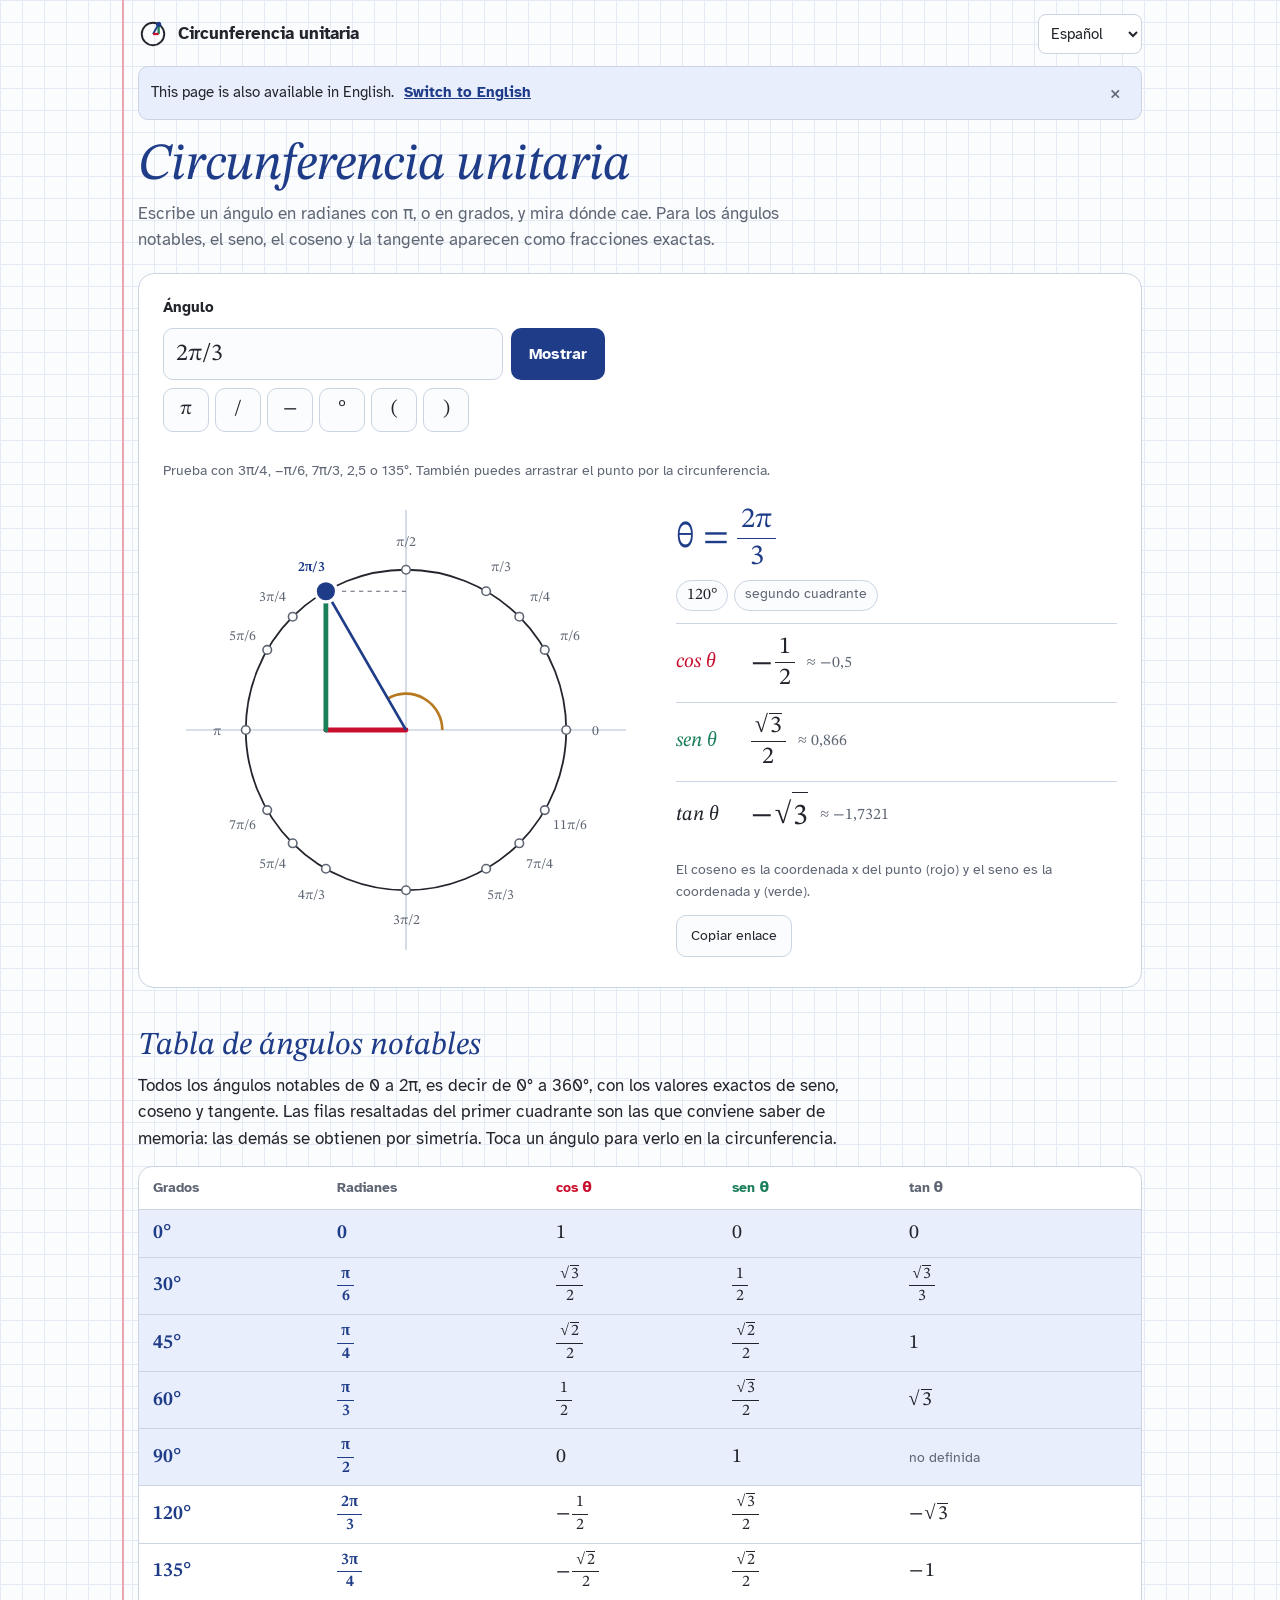
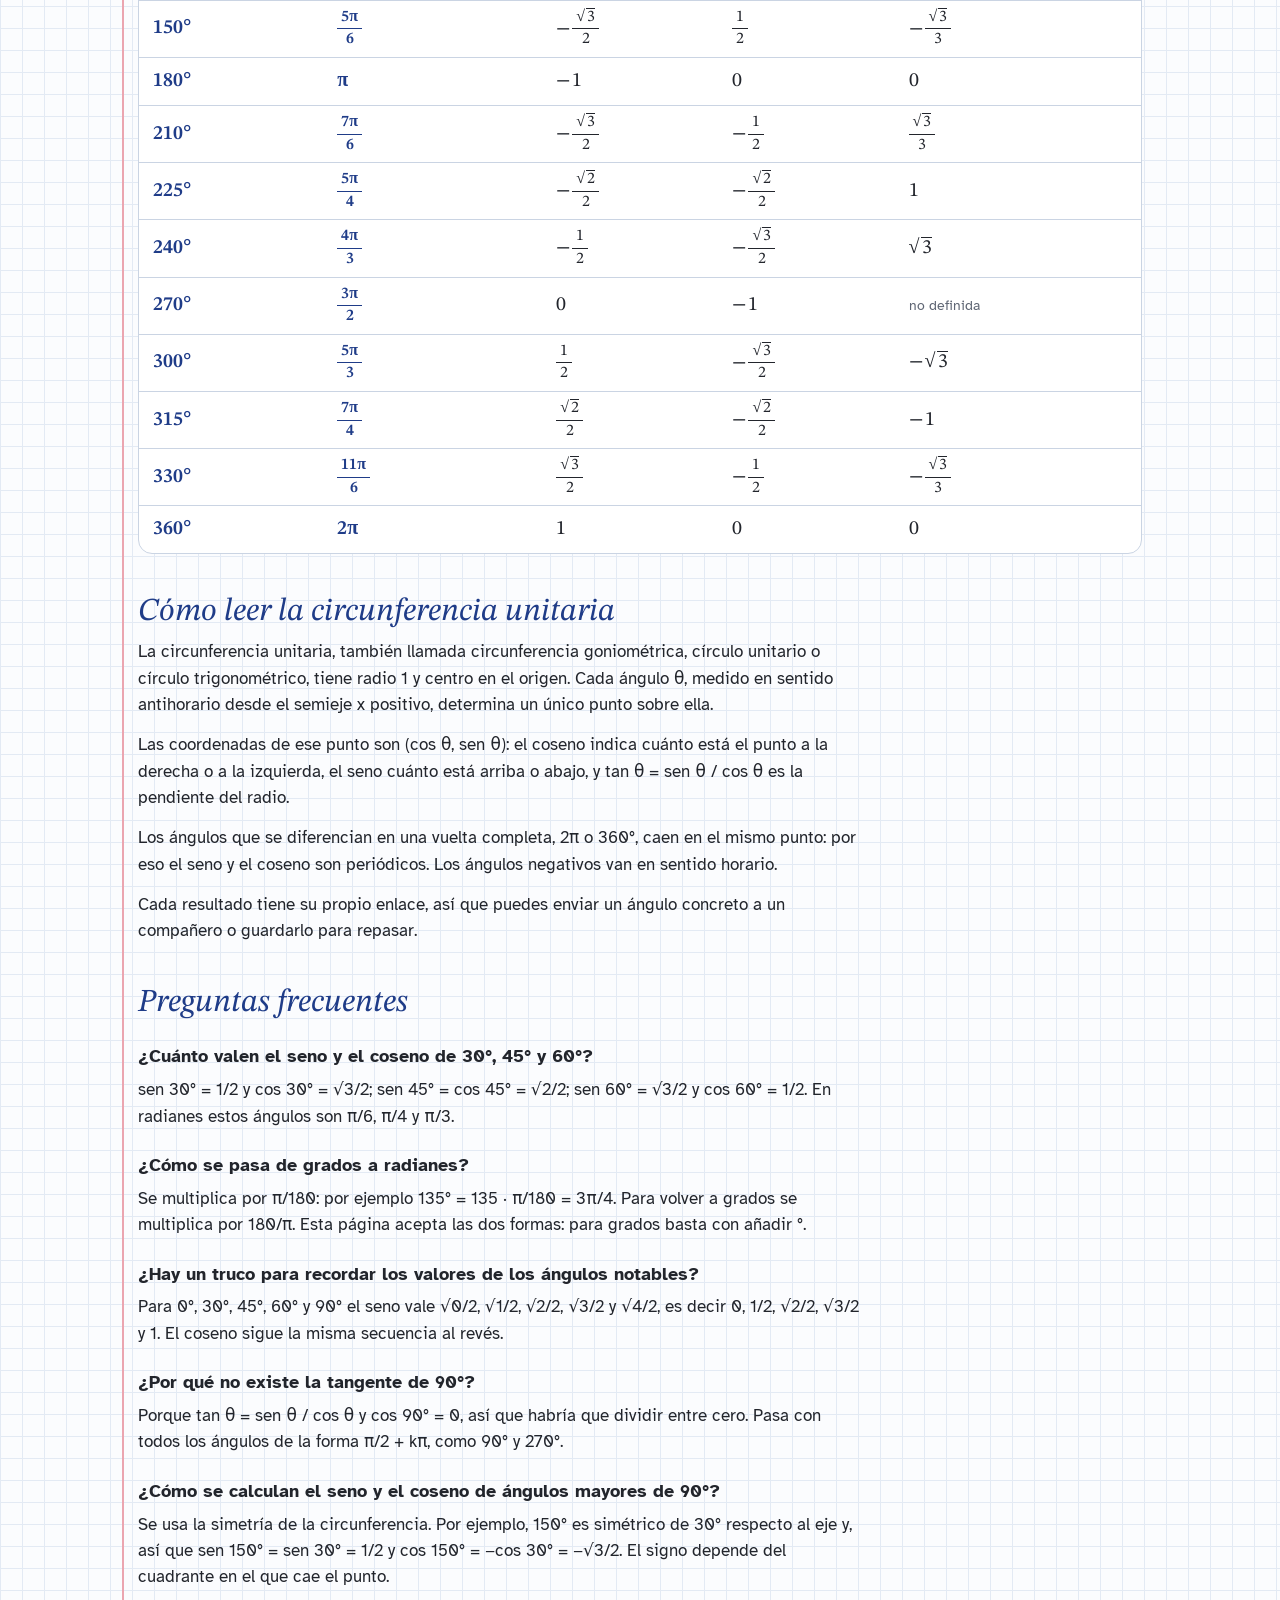
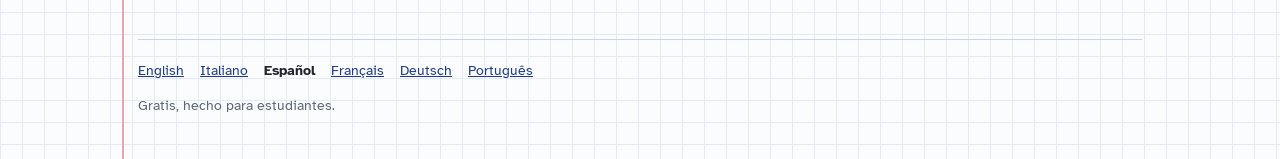
<file: es/index.html>
<!DOCTYPE html>
<html lang="es">
<head>
<meta charset="utf-8">
<meta name="viewport" content="width=device-width, initial-scale=1, viewport-fit=cover">
<title>Circunferencia unitaria (goniométrica) – seno, coseno y tangente exactos</title>
<meta name="description" content="Circunferencia unitaria interactiva con la tabla completa de ángulos notables: escribe un ángulo en radianes o grados y obtén el seno, el coseno y la tangente exactos, como √3/2.">
<link rel="canonical" href="https://gipivigi.github.io/es/">
<link rel="alternate" hreflang="en" href="https://gipivigi.github.io/">
<link rel="alternate" hreflang="it" href="https://gipivigi.github.io/it/">
<link rel="alternate" hreflang="es" href="https://gipivigi.github.io/es/">
<link rel="alternate" hreflang="fr" href="https://gipivigi.github.io/fr/">
<link rel="alternate" hreflang="de" href="https://gipivigi.github.io/de/">
<link rel="alternate" hreflang="pt" href="https://gipivigi.github.io/pt/">
<link rel="alternate" hreflang="x-default" href="https://gipivigi.github.io/">
<meta name="theme-color" content="#FBFCFE" media="(prefers-color-scheme: light)">
<meta name="theme-color" content="#131821" media="(prefers-color-scheme: dark)">
<meta property="og:type" content="website">
<meta property="og:site_name" content="Circunferencia unitaria">
<meta property="og:title" content="Circunferencia unitaria (goniométrica) – seno, coseno y tangente exactos">
<meta property="og:description" content="Circunferencia unitaria interactiva con la tabla completa de ángulos notables: escribe un ángulo en radianes o grados y obtén el seno, el coseno y la tangente exactos, como √3/2.">
<meta property="og:url" content="https://gipivigi.github.io/es/">
<meta property="og:image" content="https://gipivigi.github.io/assets/og-image.png">
<meta property="og:image:width" content="1200">
<meta property="og:image:height" content="630">
<meta property="og:locale" content="es_ES">
<meta property="og:locale:alternate" content="en_US">
<meta property="og:locale:alternate" content="it_IT">
<meta property="og:locale:alternate" content="fr_FR">
<meta property="og:locale:alternate" content="de_DE">
<meta property="og:locale:alternate" content="pt_BR">
<meta name="twitter:card" content="summary_large_image">
<link rel="icon" href="../favicon.svg" type="image/svg+xml">
<link rel="apple-touch-icon" href="../assets/apple-touch-icon.png">
<link rel="manifest" href="../manifest.webmanifest">
<link rel="preload" href="../assets/fonts/stix-two-text-latin-400-normal.woff2" as="font" type="font/woff2" crossorigin>
<link rel="stylesheet" href="../assets/style.css">
<script type="application/ld+json">{"@context": "https://schema.org", "@type": "WebApplication", "name": "Circunferencia unitaria", "alternateName": ["Circunferencia unitaria", "Circunferencia goniométrica", "Círculo unitario", "Círculo trigonométrico", "Tabla de ángulos notables"], "headline": "Circunferencia unitaria (goniométrica) – seno, coseno y tangente exactos", "description": "Circunferencia unitaria interactiva con la tabla completa de ángulos notables: escribe un ángulo en radianes o grados y obtén el seno, el coseno y la tangente exactos, como √3/2.", "url": "https://gipivigi.github.io/es/", "inLanguage": "es", "applicationCategory": "EducationalApplication", "operatingSystem": "Any", "browserRequirements": "Requires JavaScript", "isAccessibleForFree": true, "offers": {"@type": "Offer", "price": "0", "priceCurrency": "EUR"}, "audience": {"@type": "EducationalAudience", "educationalRole": "student"}, "educationalLevel": "Secondary school", "learningResourceType": "Interactive resource", "about": ["Unit circle", "Trigonometry", "Sine", "Cosine"]}</script>
</head>
<body>
<div class="wrap">
  <header class="top">
    <a class="brand" href="../es/">
      <svg viewBox="0 0 32 32" aria-hidden="true"><circle cx="16" cy="16" r="12" fill="none" stroke="var(--text)" stroke-width="2"/><line x1="16" y1="16" x2="22" y2="5.6" stroke="var(--ink)" stroke-width="2"/><line x1="22" y1="16" x2="22" y2="5.6" stroke="var(--sin)" stroke-width="2.5"/><line x1="16" y1="16" x2="22" y2="16" stroke="var(--cos)" stroke-width="2.5"/><circle cx="22" cy="5.6" r="2.8" fill="var(--ink)"/></svg>
      <span>Circunferencia unitaria</span>
    </a>
    <label class="lang"><span class="sr-only">Idioma</span>
      <select id="langSel" aria-label="Idioma"><option value="en" lang="en">English</option><option value="it" lang="it">Italiano</option><option value="es" selected lang="es">Español</option><option value="fr" lang="fr">Français</option><option value="de" lang="de">Deutsch</option><option value="pt" lang="pt">Português</option></select>
    </label>
  </header>
  <div class="suggest" id="suggest" hidden></div>

  <main>
    <h1>Circunferencia unitaria</h1>
    <p class="intro">Escribe un ángulo en radianes con π, o en grados, y mira dónde cae. Para los ángulos notables, el seno, el coseno y la tangente aparecen como fracciones exactas.</p>

    <section class="tool" id="tool" aria-label="Circunferencia unitaria">
      <div class="entry">
        <label for="ang">Ángulo</label>
        <input id="ang" type="text" value="2π/3" autocomplete="off" autocorrect="off" autocapitalize="off" spellcheck="false" enterkeyhint="go" aria-describedby="hint">
        <button class="primary" id="show" type="button">Mostrar</button>
      </div>
      <div class="keys" role="group" aria-label="Insertar un símbolo">
        <button type="button" data-ins="π" aria-label="π">π</button>
        <button type="button" data-ins="/" aria-label="/">/</button>
        <button type="button" data-ins="−" aria-label="−">−</button>
        <button type="button" data-ins="°" aria-label="°">°</button>
        <button type="button" data-ins="(" aria-label="(">(</button>
        <button type="button" data-ins=")" aria-label=")">)</button>
      </div>
      <p class="err" id="err" role="alert"></p>
      <p class="hint" id="hint">Prueba con 3π/4, −π/6, 7π/3, 2,5 o 135°. También puedes arrastrar el punto por la circunferencia.</p>

      <div class="stage">
        <svg id="svg" viewBox="0 0 440 440" role="img" tabindex="0" aria-label="Circunferencia unitaria con el ángulo elegido. Arrastra el punto o usa las flechas para moverte de π/12 en π/12.">
          <line x1="14" y1="220" x2="426" y2="220" stroke="var(--line)" stroke-width="1.5"/>
          <line x1="220" y1="14" x2="220" y2="426" stroke="var(--line)" stroke-width="1.5"/>
          <circle cx="220" cy="220" r="150" fill="none" stroke="var(--text)" stroke-width="1.7"/>
          <path id="arc" fill="none" stroke="var(--arc)" stroke-width="2.5"/>
          <line id="dash" stroke="var(--muted)" stroke-width="1" stroke-dasharray="4 4"/>
          <line id="cosL" stroke="var(--cos)" stroke-width="4.5" stroke-linecap="round"/>
          <line id="sinL" stroke="var(--sin)" stroke-width="4.5" stroke-linecap="round"/>
          <line id="radL" stroke="var(--ink)" stroke-width="2.4"/>
          <g id="ticks"></g>
          <circle id="pt" r="10" fill="var(--ink)" stroke="var(--field)" stroke-width="3"/>
        </svg>
        <div class="res" aria-live="polite">
          <div class="angle" id="angOut"></div>
          <ul class="chips" id="chips"></ul>
          <div class="row cos"><span class="k">cos θ</span><span class="v" id="cosOut"></span></div>
          <div class="row sin"><span class="k">sen θ</span><span class="v" id="sinOut"></span></div>
          <div class="row"><span class="k">tan θ</span><span class="v" id="tanOut"></span></div>
          <p class="note">El coseno es la coordenada x del punto (rojo) y el seno es la coordenada y (verde).</p>
          <button type="button" class="copy" id="copy">Copiar enlace</button>
        </div>
      </div>
    </section>

    <section class="more">
      <h2>Tabla de ángulos notables</h2>
      <p>Todos los ángulos notables de 0 a 2π, es decir de 0° a 360°, con los valores exactos de seno, coseno y tangente. Las filas resaltadas del primer cuadrante son las que conviene saber de memoria: las demás se obtienen por simetría. Toca un ángulo para verlo en la circunferencia.</p>
      <div class="table-wrap">
        <table>
          <thead><tr><th>Grados</th><th>Radianes</th><th class="c">cos θ</th><th class="s">sen θ</th><th>tan θ</th></tr></thead>
          <tbody><tr class="key"><td><a href="?a=0" data-a="0">0°</a></td><td><a href="?a=0" data-a="0">0</a></td><td>1</td><td>0</td><td>0</td></tr><tr class="key"><td><a href="?a=%CF%80/6" data-a="π/6">30°</a></td><td><a href="?a=%CF%80/6" data-a="π/6"><span class="frac"><span>π</span><span>6</span></span></a></td><td><span class="frac"><span>√<span class="rad">3</span></span><span>2</span></span></td><td><span class="frac"><span>1</span><span>2</span></span></td><td><span class="frac"><span>√<span class="rad">3</span></span><span>3</span></span></td></tr><tr class="key"><td><a href="?a=%CF%80/4" data-a="π/4">45°</a></td><td><a href="?a=%CF%80/4" data-a="π/4"><span class="frac"><span>π</span><span>4</span></span></a></td><td><span class="frac"><span>√<span class="rad">2</span></span><span>2</span></span></td><td><span class="frac"><span>√<span class="rad">2</span></span><span>2</span></span></td><td>1</td></tr><tr class="key"><td><a href="?a=%CF%80/3" data-a="π/3">60°</a></td><td><a href="?a=%CF%80/3" data-a="π/3"><span class="frac"><span>π</span><span>3</span></span></a></td><td><span class="frac"><span>1</span><span>2</span></span></td><td><span class="frac"><span>√<span class="rad">3</span></span><span>2</span></span></td><td>√<span class="rad">3</span></td></tr><tr class="key"><td><a href="?a=%CF%80/2" data-a="π/2">90°</a></td><td><a href="?a=%CF%80/2" data-a="π/2"><span class="frac"><span>π</span><span>2</span></span></a></td><td>0</td><td>1</td><td><span class="u">no definida</span></td></tr><tr><td><a href="?a=2%CF%80/3" data-a="2π/3">120°</a></td><td><a href="?a=2%CF%80/3" data-a="2π/3"><span class="frac"><span>2π</span><span>3</span></span></a></td><td><span class="sign">−</span><span class="frac"><span>1</span><span>2</span></span></td><td><span class="frac"><span>√<span class="rad">3</span></span><span>2</span></span></td><td><span class="sign">−</span>√<span class="rad">3</span></td></tr><tr><td><a href="?a=3%CF%80/4" data-a="3π/4">135°</a></td><td><a href="?a=3%CF%80/4" data-a="3π/4"><span class="frac"><span>3π</span><span>4</span></span></a></td><td><span class="sign">−</span><span class="frac"><span>√<span class="rad">2</span></span><span>2</span></span></td><td><span class="frac"><span>√<span class="rad">2</span></span><span>2</span></span></td><td><span class="sign">−</span>1</td></tr><tr><td><a href="?a=5%CF%80/6" data-a="5π/6">150°</a></td><td><a href="?a=5%CF%80/6" data-a="5π/6"><span class="frac"><span>5π</span><span>6</span></span></a></td><td><span class="sign">−</span><span class="frac"><span>√<span class="rad">3</span></span><span>2</span></span></td><td><span class="frac"><span>1</span><span>2</span></span></td><td><span class="sign">−</span><span class="frac"><span>√<span class="rad">3</span></span><span>3</span></span></td></tr><tr><td><a href="?a=%CF%80" data-a="π">180°</a></td><td><a href="?a=%CF%80" data-a="π">π</a></td><td><span class="sign">−</span>1</td><td>0</td><td>0</td></tr><tr><td><a href="?a=7%CF%80/6" data-a="7π/6">210°</a></td><td><a href="?a=7%CF%80/6" data-a="7π/6"><span class="frac"><span>7π</span><span>6</span></span></a></td><td><span class="sign">−</span><span class="frac"><span>√<span class="rad">3</span></span><span>2</span></span></td><td><span class="sign">−</span><span class="frac"><span>1</span><span>2</span></span></td><td><span class="frac"><span>√<span class="rad">3</span></span><span>3</span></span></td></tr><tr><td><a href="?a=5%CF%80/4" data-a="5π/4">225°</a></td><td><a href="?a=5%CF%80/4" data-a="5π/4"><span class="frac"><span>5π</span><span>4</span></span></a></td><td><span class="sign">−</span><span class="frac"><span>√<span class="rad">2</span></span><span>2</span></span></td><td><span class="sign">−</span><span class="frac"><span>√<span class="rad">2</span></span><span>2</span></span></td><td>1</td></tr><tr><td><a href="?a=4%CF%80/3" data-a="4π/3">240°</a></td><td><a href="?a=4%CF%80/3" data-a="4π/3"><span class="frac"><span>4π</span><span>3</span></span></a></td><td><span class="sign">−</span><span class="frac"><span>1</span><span>2</span></span></td><td><span class="sign">−</span><span class="frac"><span>√<span class="rad">3</span></span><span>2</span></span></td><td>√<span class="rad">3</span></td></tr><tr><td><a href="?a=3%CF%80/2" data-a="3π/2">270°</a></td><td><a href="?a=3%CF%80/2" data-a="3π/2"><span class="frac"><span>3π</span><span>2</span></span></a></td><td>0</td><td><span class="sign">−</span>1</td><td><span class="u">no definida</span></td></tr><tr><td><a href="?a=5%CF%80/3" data-a="5π/3">300°</a></td><td><a href="?a=5%CF%80/3" data-a="5π/3"><span class="frac"><span>5π</span><span>3</span></span></a></td><td><span class="frac"><span>1</span><span>2</span></span></td><td><span class="sign">−</span><span class="frac"><span>√<span class="rad">3</span></span><span>2</span></span></td><td><span class="sign">−</span>√<span class="rad">3</span></td></tr><tr><td><a href="?a=7%CF%80/4" data-a="7π/4">315°</a></td><td><a href="?a=7%CF%80/4" data-a="7π/4"><span class="frac"><span>7π</span><span>4</span></span></a></td><td><span class="frac"><span>√<span class="rad">2</span></span><span>2</span></span></td><td><span class="sign">−</span><span class="frac"><span>√<span class="rad">2</span></span><span>2</span></span></td><td><span class="sign">−</span>1</td></tr><tr><td><a href="?a=11%CF%80/6" data-a="11π/6">330°</a></td><td><a href="?a=11%CF%80/6" data-a="11π/6"><span class="frac"><span>11π</span><span>6</span></span></a></td><td><span class="frac"><span>√<span class="rad">3</span></span><span>2</span></span></td><td><span class="sign">−</span><span class="frac"><span>1</span><span>2</span></span></td><td><span class="sign">−</span><span class="frac"><span>√<span class="rad">3</span></span><span>3</span></span></td></tr><tr><td><a href="?a=2%CF%80" data-a="2π">360°</a></td><td><a href="?a=2%CF%80" data-a="2π">2π</a></td><td>1</td><td>0</td><td>0</td></tr></tbody>
        </table>
      </div>
    </section>

    <section class="more">
      <h2>Cómo leer la circunferencia unitaria</h2>
      <p>La circunferencia unitaria, también llamada circunferencia goniométrica, círculo unitario o círculo trigonométrico, tiene radio 1 y centro en el origen. Cada ángulo θ, medido en sentido antihorario desde el semieje x positivo, determina un único punto sobre ella.</p>
      <p>Las coordenadas de ese punto son (cos θ, sen θ): el coseno indica cuánto está el punto a la derecha o a la izquierda, el seno cuánto está arriba o abajo, y tan θ = sen θ / cos θ es la pendiente del radio.</p>
      <p>Los ángulos que se diferencian en una vuelta completa, 2π o 360°, caen en el mismo punto: por eso el seno y el coseno son periódicos. Los ángulos negativos van en sentido horario.</p>
      <p>Cada resultado tiene su propio enlace, así que puedes enviar un ángulo concreto a un compañero o guardarlo para repasar.</p>
    </section>

    <section class="more faq">
      <h2>Preguntas frecuentes</h2>
      <h3>¿Cuánto valen el seno y el coseno de 30°, 45° y 60°?</h3>
      <p>sen 30° = 1/2 y cos 30° = √3/2; sen 45° = cos 45° = √2/2; sen 60° = √3/2 y cos 60° = 1/2. En radianes estos ángulos son π/6, π/4 y π/3.</p>
      <h3>¿Cómo se pasa de grados a radianes?</h3>
      <p>Se multiplica por π/180: por ejemplo 135° = 135 · π/180 = 3π/4. Para volver a grados se multiplica por 180/π. Esta página acepta las dos formas: para grados basta con añadir °.</p>
      <h3>¿Hay un truco para recordar los valores de los ángulos notables?</h3>
      <p>Para 0°, 30°, 45°, 60° y 90° el seno vale √0/2, √1/2, √2/2, √3/2 y √4/2, es decir 0, 1/2, √2/2, √3/2 y 1. El coseno sigue la misma secuencia al revés.</p>
      <h3>¿Por qué no existe la tangente de 90°?</h3>
      <p>Porque tan θ = sen θ / cos θ y cos 90° = 0, así que habría que dividir entre cero. Pasa con todos los ángulos de la forma π/2 + kπ, como 90° y 270°.</p>
      <h3>¿Cómo se calculan el seno y el coseno de ángulos mayores de 90°?</h3>
      <p>Se usa la simetría de la circunferencia. Por ejemplo, 150° es simétrico de 30° respecto al eje y, así que sen 150° = sen 30° = 1/2 y cos 150° = −cos 30° = −√3/2. El signo depende del cuadrante en el que cae el punto.</p>
    </section>
  </main>

  <footer>
    <ul><li><a href="../" hreflang="en" lang="en">English</a></li><li><a href="../it/" hreflang="it" lang="it">Italiano</a></li><li><a href="../es/" hreflang="es" lang="es" aria-current="page">Español</a></li><li><a href="../fr/" hreflang="fr" lang="fr">Français</a></li><li><a href="../de/" hreflang="de" lang="de">Deutsch</a></li><li><a href="../pt/" hreflang="pt" lang="pt">Português</a></li></ul>
    <p>Gratis, hecho para estudiantes.</p>
  </footer>
</div>
<script type="application/json" id="i18n">{"lang": "es", "locale": "es", "err": "No se puede leer ese ángulo. Prueba con 3π/4, -pi/6 o 135°.", "quadrants": ["primer cuadrante", "segundo cuadrante", "tercer cuadrante", "cuarto cuadrante"], "axes": "sobre un eje", "equiv": "mismo punto que", "undef": "no definida", "copied": "Enlace copiado", "close": "Cerrar", "langs": {"en": "../", "it": "../it/", "es": "../es/", "fr": "../fr/", "de": "../de/", "pt": "../pt/"}, "suggest": {"en": {"text": "This page is also available in English.", "link": "Switch to English"}, "it": {"text": "Questa pagina è disponibile anche in italiano.", "link": "Passa all’italiano"}, "es": {"text": "Esta página también está disponible en español.", "link": "Ver en español"}, "fr": {"text": "Cette page est aussi disponible en français.", "link": "Passer au français"}, "de": {"text": "Diese Seite gibt es auch auf Deutsch.", "link": "Auf Deutsch ansehen"}, "pt": {"text": "Esta página também está disponível em português.", "link": "Ver em português"}}}</script>
<script src="../assets/app.js" defer></script>
</body>
</html>
</file>
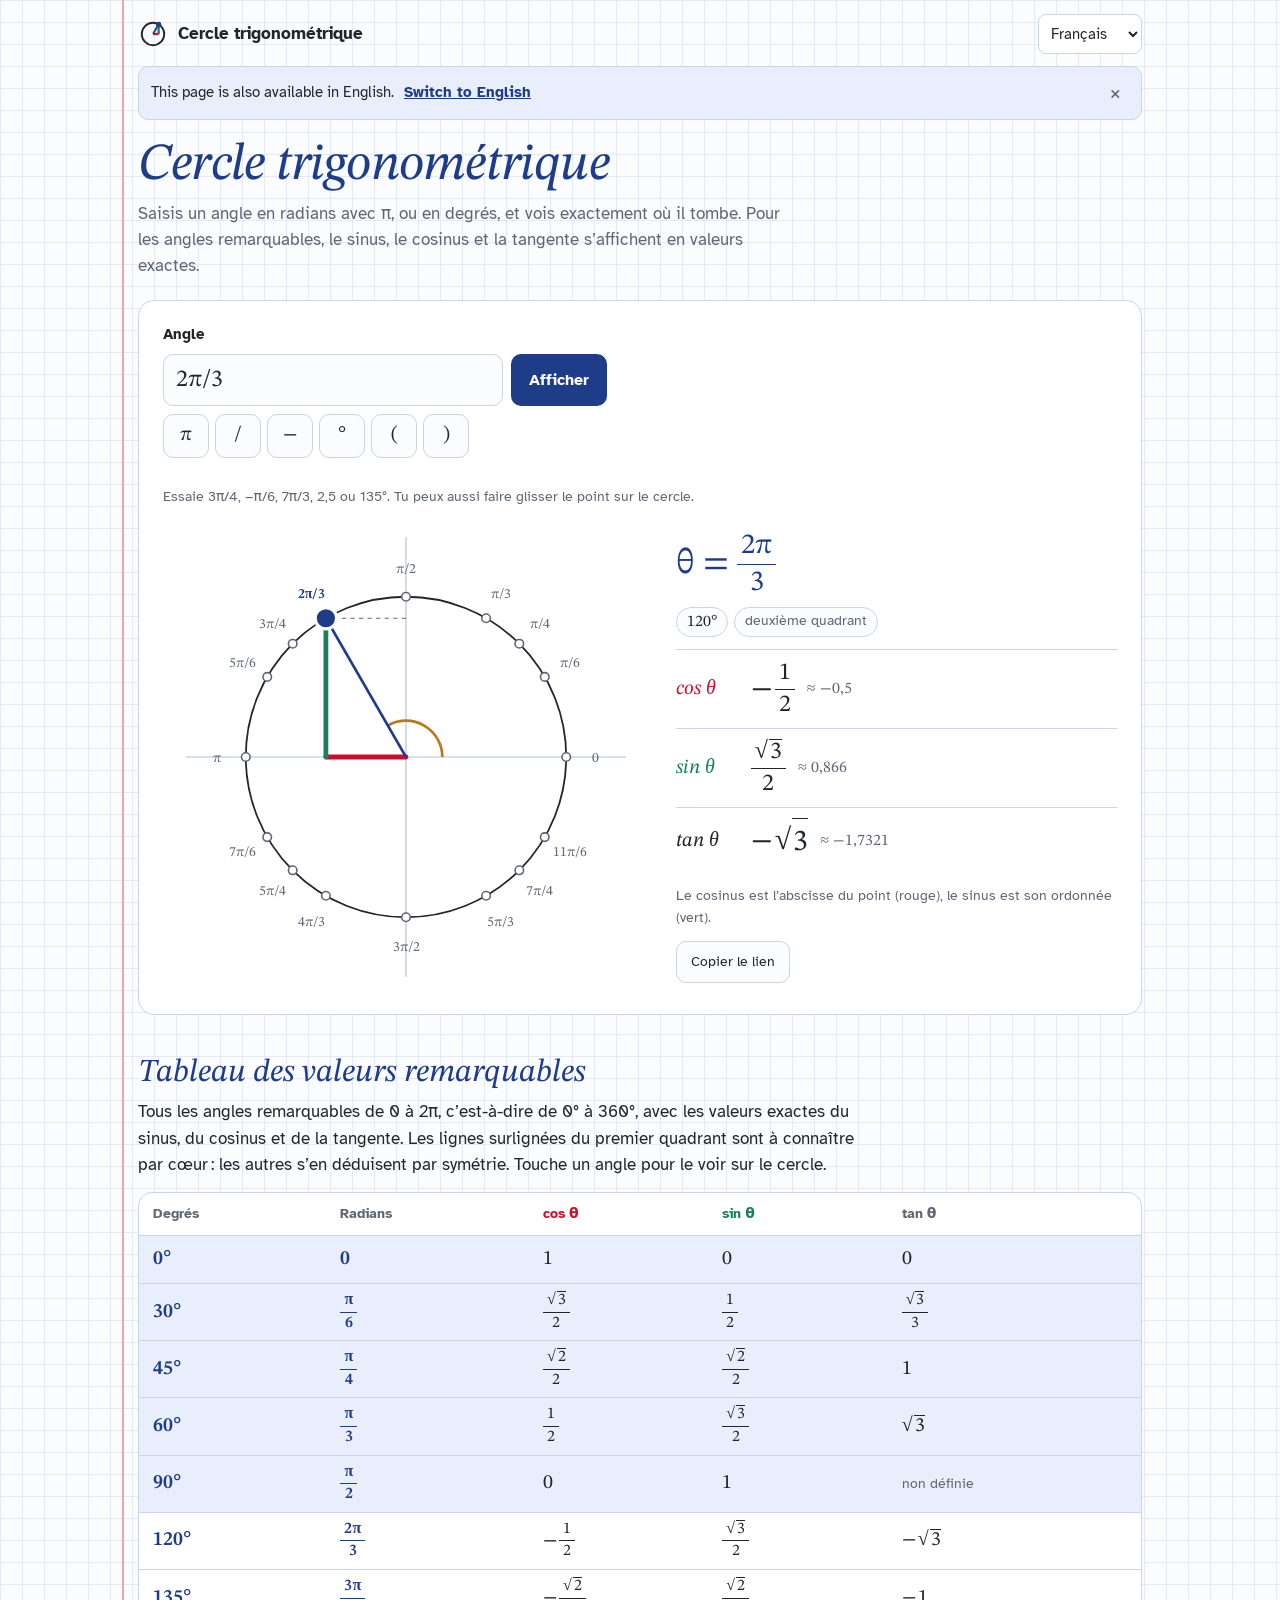
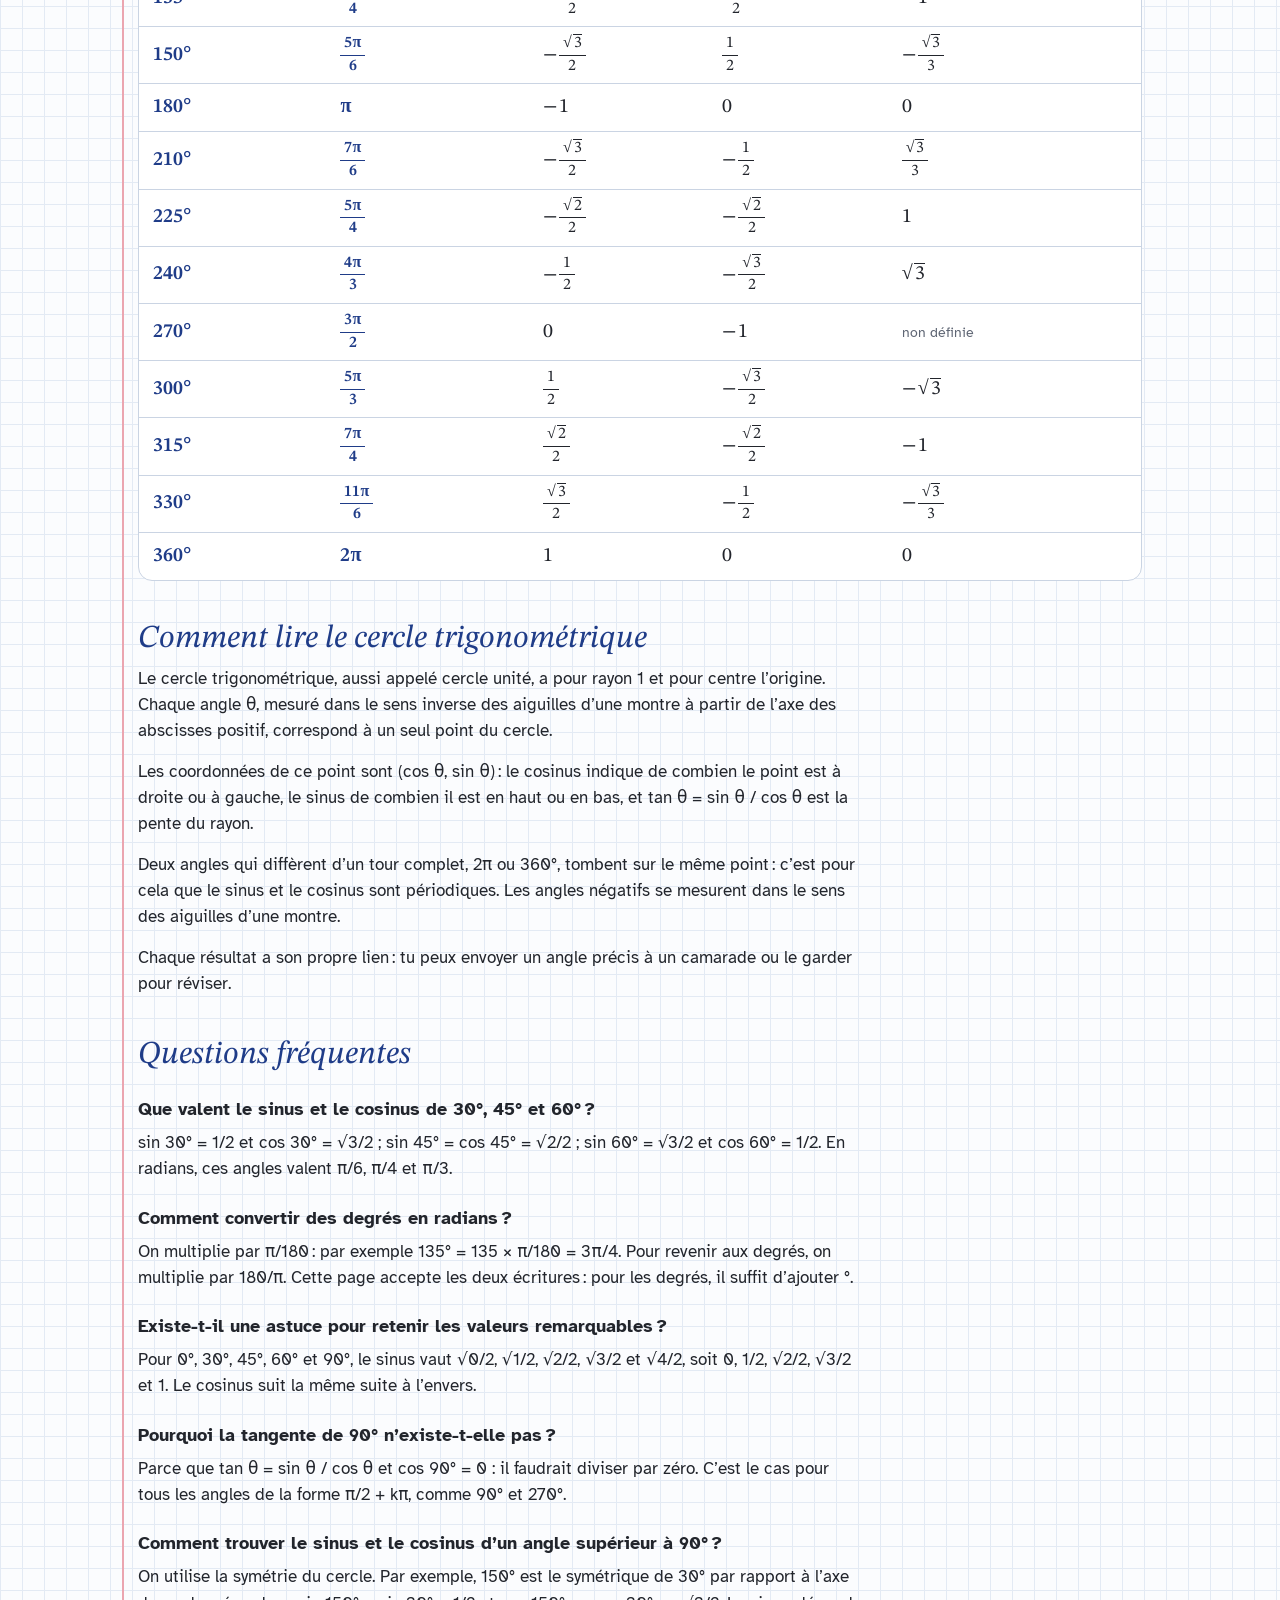
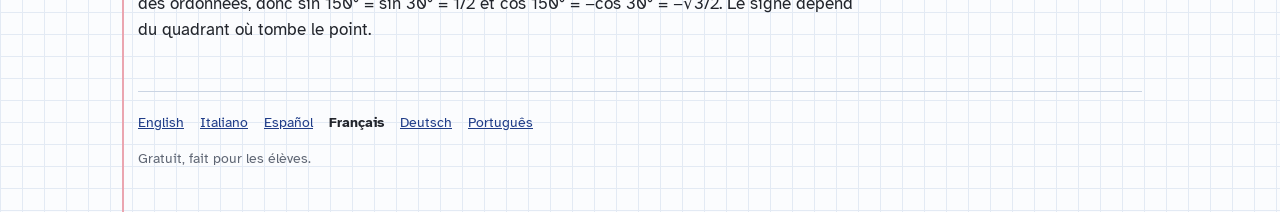
<file: fr/index.html>
<!DOCTYPE html>
<html lang="fr">
<head>
<meta charset="utf-8">
<meta name="viewport" content="width=device-width, initial-scale=1, viewport-fit=cover">
<title>Cercle trigonométrique interactif – valeurs remarquables de sin, cos et tan</title>
<meta name="description" content="Cercle trigonométrique interactif avec le tableau complet des valeurs remarquables : saisis un angle en radians ou en degrés et obtiens sinus, cosinus et tangente exacts, comme √3/2.">
<link rel="canonical" href="https://gipivigi.github.io/fr/">
<link rel="alternate" hreflang="en" href="https://gipivigi.github.io/">
<link rel="alternate" hreflang="it" href="https://gipivigi.github.io/it/">
<link rel="alternate" hreflang="es" href="https://gipivigi.github.io/es/">
<link rel="alternate" hreflang="fr" href="https://gipivigi.github.io/fr/">
<link rel="alternate" hreflang="de" href="https://gipivigi.github.io/de/">
<link rel="alternate" hreflang="pt" href="https://gipivigi.github.io/pt/">
<link rel="alternate" hreflang="x-default" href="https://gipivigi.github.io/">
<meta name="theme-color" content="#FBFCFE" media="(prefers-color-scheme: light)">
<meta name="theme-color" content="#131821" media="(prefers-color-scheme: dark)">
<meta property="og:type" content="website">
<meta property="og:site_name" content="Cercle trigonométrique">
<meta property="og:title" content="Cercle trigonométrique interactif – valeurs remarquables de sin, cos et tan">
<meta property="og:description" content="Cercle trigonométrique interactif avec le tableau complet des valeurs remarquables : saisis un angle en radians ou en degrés et obtiens sinus, cosinus et tangente exacts, comme √3/2.">
<meta property="og:url" content="https://gipivigi.github.io/fr/">
<meta property="og:image" content="https://gipivigi.github.io/assets/og-image.png">
<meta property="og:image:width" content="1200">
<meta property="og:image:height" content="630">
<meta property="og:locale" content="fr_FR">
<meta property="og:locale:alternate" content="en_US">
<meta property="og:locale:alternate" content="it_IT">
<meta property="og:locale:alternate" content="es_ES">
<meta property="og:locale:alternate" content="de_DE">
<meta property="og:locale:alternate" content="pt_BR">
<meta name="twitter:card" content="summary_large_image">
<link rel="icon" href="../favicon.svg" type="image/svg+xml">
<link rel="apple-touch-icon" href="../assets/apple-touch-icon.png">
<link rel="manifest" href="../manifest.webmanifest">
<link rel="preload" href="../assets/fonts/stix-two-text-latin-400-normal.woff2" as="font" type="font/woff2" crossorigin>
<link rel="stylesheet" href="../assets/style.css">
<script type="application/ld+json">{"@context": "https://schema.org", "@type": "WebApplication", "name": "Cercle trigonométrique", "alternateName": ["Cercle trigonométrique", "Cercle unité", "Tableau des valeurs remarquables"], "headline": "Cercle trigonométrique interactif – valeurs remarquables de sin, cos et tan", "description": "Cercle trigonométrique interactif avec le tableau complet des valeurs remarquables : saisis un angle en radians ou en degrés et obtiens sinus, cosinus et tangente exacts, comme √3/2.", "url": "https://gipivigi.github.io/fr/", "inLanguage": "fr", "applicationCategory": "EducationalApplication", "operatingSystem": "Any", "browserRequirements": "Requires JavaScript", "isAccessibleForFree": true, "offers": {"@type": "Offer", "price": "0", "priceCurrency": "EUR"}, "audience": {"@type": "EducationalAudience", "educationalRole": "student"}, "educationalLevel": "Secondary school", "learningResourceType": "Interactive resource", "about": ["Unit circle", "Trigonometry", "Sine", "Cosine"]}</script>
</head>
<body>
<div class="wrap">
  <header class="top">
    <a class="brand" href="../fr/">
      <svg viewBox="0 0 32 32" aria-hidden="true"><circle cx="16" cy="16" r="12" fill="none" stroke="var(--text)" stroke-width="2"/><line x1="16" y1="16" x2="22" y2="5.6" stroke="var(--ink)" stroke-width="2"/><line x1="22" y1="16" x2="22" y2="5.6" stroke="var(--sin)" stroke-width="2.5"/><line x1="16" y1="16" x2="22" y2="16" stroke="var(--cos)" stroke-width="2.5"/><circle cx="22" cy="5.6" r="2.8" fill="var(--ink)"/></svg>
      <span>Cercle trigonométrique</span>
    </a>
    <label class="lang"><span class="sr-only">Langue</span>
      <select id="langSel" aria-label="Langue"><option value="en" lang="en">English</option><option value="it" lang="it">Italiano</option><option value="es" lang="es">Español</option><option value="fr" selected lang="fr">Français</option><option value="de" lang="de">Deutsch</option><option value="pt" lang="pt">Português</option></select>
    </label>
  </header>
  <div class="suggest" id="suggest" hidden></div>

  <main>
    <h1>Cercle trigonométrique</h1>
    <p class="intro">Saisis un angle en radians avec π, ou en degrés, et vois exactement où il tombe. Pour les angles remarquables, le sinus, le cosinus et la tangente s’affichent en valeurs exactes.</p>

    <section class="tool" id="tool" aria-label="Cercle trigonométrique">
      <div class="entry">
        <label for="ang">Angle</label>
        <input id="ang" type="text" value="2π/3" autocomplete="off" autocorrect="off" autocapitalize="off" spellcheck="false" enterkeyhint="go" aria-describedby="hint">
        <button class="primary" id="show" type="button">Afficher</button>
      </div>
      <div class="keys" role="group" aria-label="Insérer un symbole">
        <button type="button" data-ins="π" aria-label="π">π</button>
        <button type="button" data-ins="/" aria-label="/">/</button>
        <button type="button" data-ins="−" aria-label="−">−</button>
        <button type="button" data-ins="°" aria-label="°">°</button>
        <button type="button" data-ins="(" aria-label="(">(</button>
        <button type="button" data-ins=")" aria-label=")">)</button>
      </div>
      <p class="err" id="err" role="alert"></p>
      <p class="hint" id="hint">Essaie 3π/4, −π/6, 7π/3, 2,5 ou 135°. Tu peux aussi faire glisser le point sur le cercle.</p>

      <div class="stage">
        <svg id="svg" viewBox="0 0 440 440" role="img" tabindex="0" aria-label="Cercle trigonométrique avec l’angle choisi. Fais glisser le point ou utilise les flèches pour avancer de π/12.">
          <line x1="14" y1="220" x2="426" y2="220" stroke="var(--line)" stroke-width="1.5"/>
          <line x1="220" y1="14" x2="220" y2="426" stroke="var(--line)" stroke-width="1.5"/>
          <circle cx="220" cy="220" r="150" fill="none" stroke="var(--text)" stroke-width="1.7"/>
          <path id="arc" fill="none" stroke="var(--arc)" stroke-width="2.5"/>
          <line id="dash" stroke="var(--muted)" stroke-width="1" stroke-dasharray="4 4"/>
          <line id="cosL" stroke="var(--cos)" stroke-width="4.5" stroke-linecap="round"/>
          <line id="sinL" stroke="var(--sin)" stroke-width="4.5" stroke-linecap="round"/>
          <line id="radL" stroke="var(--ink)" stroke-width="2.4"/>
          <g id="ticks"></g>
          <circle id="pt" r="10" fill="var(--ink)" stroke="var(--field)" stroke-width="3"/>
        </svg>
        <div class="res" aria-live="polite">
          <div class="angle" id="angOut"></div>
          <ul class="chips" id="chips"></ul>
          <div class="row cos"><span class="k">cos θ</span><span class="v" id="cosOut"></span></div>
          <div class="row sin"><span class="k">sin θ</span><span class="v" id="sinOut"></span></div>
          <div class="row"><span class="k">tan θ</span><span class="v" id="tanOut"></span></div>
          <p class="note">Le cosinus est l’abscisse du point (rouge), le sinus est son ordonnée (vert).</p>
          <button type="button" class="copy" id="copy">Copier le lien</button>
        </div>
      </div>
    </section>

    <section class="more">
      <h2>Tableau des valeurs remarquables</h2>
      <p>Tous les angles remarquables de 0 à 2π, c’est-à-dire de 0° à 360°, avec les valeurs exactes du sinus, du cosinus et de la tangente. Les lignes surlignées du premier quadrant sont à connaître par cœur : les autres s’en déduisent par symétrie. Touche un angle pour le voir sur le cercle.</p>
      <div class="table-wrap">
        <table>
          <thead><tr><th>Degrés</th><th>Radians</th><th class="c">cos θ</th><th class="s">sin θ</th><th>tan θ</th></tr></thead>
          <tbody><tr class="key"><td><a href="?a=0" data-a="0">0°</a></td><td><a href="?a=0" data-a="0">0</a></td><td>1</td><td>0</td><td>0</td></tr><tr class="key"><td><a href="?a=%CF%80/6" data-a="π/6">30°</a></td><td><a href="?a=%CF%80/6" data-a="π/6"><span class="frac"><span>π</span><span>6</span></span></a></td><td><span class="frac"><span>√<span class="rad">3</span></span><span>2</span></span></td><td><span class="frac"><span>1</span><span>2</span></span></td><td><span class="frac"><span>√<span class="rad">3</span></span><span>3</span></span></td></tr><tr class="key"><td><a href="?a=%CF%80/4" data-a="π/4">45°</a></td><td><a href="?a=%CF%80/4" data-a="π/4"><span class="frac"><span>π</span><span>4</span></span></a></td><td><span class="frac"><span>√<span class="rad">2</span></span><span>2</span></span></td><td><span class="frac"><span>√<span class="rad">2</span></span><span>2</span></span></td><td>1</td></tr><tr class="key"><td><a href="?a=%CF%80/3" data-a="π/3">60°</a></td><td><a href="?a=%CF%80/3" data-a="π/3"><span class="frac"><span>π</span><span>3</span></span></a></td><td><span class="frac"><span>1</span><span>2</span></span></td><td><span class="frac"><span>√<span class="rad">3</span></span><span>2</span></span></td><td>√<span class="rad">3</span></td></tr><tr class="key"><td><a href="?a=%CF%80/2" data-a="π/2">90°</a></td><td><a href="?a=%CF%80/2" data-a="π/2"><span class="frac"><span>π</span><span>2</span></span></a></td><td>0</td><td>1</td><td><span class="u">non définie</span></td></tr><tr><td><a href="?a=2%CF%80/3" data-a="2π/3">120°</a></td><td><a href="?a=2%CF%80/3" data-a="2π/3"><span class="frac"><span>2π</span><span>3</span></span></a></td><td><span class="sign">−</span><span class="frac"><span>1</span><span>2</span></span></td><td><span class="frac"><span>√<span class="rad">3</span></span><span>2</span></span></td><td><span class="sign">−</span>√<span class="rad">3</span></td></tr><tr><td><a href="?a=3%CF%80/4" data-a="3π/4">135°</a></td><td><a href="?a=3%CF%80/4" data-a="3π/4"><span class="frac"><span>3π</span><span>4</span></span></a></td><td><span class="sign">−</span><span class="frac"><span>√<span class="rad">2</span></span><span>2</span></span></td><td><span class="frac"><span>√<span class="rad">2</span></span><span>2</span></span></td><td><span class="sign">−</span>1</td></tr><tr><td><a href="?a=5%CF%80/6" data-a="5π/6">150°</a></td><td><a href="?a=5%CF%80/6" data-a="5π/6"><span class="frac"><span>5π</span><span>6</span></span></a></td><td><span class="sign">−</span><span class="frac"><span>√<span class="rad">3</span></span><span>2</span></span></td><td><span class="frac"><span>1</span><span>2</span></span></td><td><span class="sign">−</span><span class="frac"><span>√<span class="rad">3</span></span><span>3</span></span></td></tr><tr><td><a href="?a=%CF%80" data-a="π">180°</a></td><td><a href="?a=%CF%80" data-a="π">π</a></td><td><span class="sign">−</span>1</td><td>0</td><td>0</td></tr><tr><td><a href="?a=7%CF%80/6" data-a="7π/6">210°</a></td><td><a href="?a=7%CF%80/6" data-a="7π/6"><span class="frac"><span>7π</span><span>6</span></span></a></td><td><span class="sign">−</span><span class="frac"><span>√<span class="rad">3</span></span><span>2</span></span></td><td><span class="sign">−</span><span class="frac"><span>1</span><span>2</span></span></td><td><span class="frac"><span>√<span class="rad">3</span></span><span>3</span></span></td></tr><tr><td><a href="?a=5%CF%80/4" data-a="5π/4">225°</a></td><td><a href="?a=5%CF%80/4" data-a="5π/4"><span class="frac"><span>5π</span><span>4</span></span></a></td><td><span class="sign">−</span><span class="frac"><span>√<span class="rad">2</span></span><span>2</span></span></td><td><span class="sign">−</span><span class="frac"><span>√<span class="rad">2</span></span><span>2</span></span></td><td>1</td></tr><tr><td><a href="?a=4%CF%80/3" data-a="4π/3">240°</a></td><td><a href="?a=4%CF%80/3" data-a="4π/3"><span class="frac"><span>4π</span><span>3</span></span></a></td><td><span class="sign">−</span><span class="frac"><span>1</span><span>2</span></span></td><td><span class="sign">−</span><span class="frac"><span>√<span class="rad">3</span></span><span>2</span></span></td><td>√<span class="rad">3</span></td></tr><tr><td><a href="?a=3%CF%80/2" data-a="3π/2">270°</a></td><td><a href="?a=3%CF%80/2" data-a="3π/2"><span class="frac"><span>3π</span><span>2</span></span></a></td><td>0</td><td><span class="sign">−</span>1</td><td><span class="u">non définie</span></td></tr><tr><td><a href="?a=5%CF%80/3" data-a="5π/3">300°</a></td><td><a href="?a=5%CF%80/3" data-a="5π/3"><span class="frac"><span>5π</span><span>3</span></span></a></td><td><span class="frac"><span>1</span><span>2</span></span></td><td><span class="sign">−</span><span class="frac"><span>√<span class="rad">3</span></span><span>2</span></span></td><td><span class="sign">−</span>√<span class="rad">3</span></td></tr><tr><td><a href="?a=7%CF%80/4" data-a="7π/4">315°</a></td><td><a href="?a=7%CF%80/4" data-a="7π/4"><span class="frac"><span>7π</span><span>4</span></span></a></td><td><span class="frac"><span>√<span class="rad">2</span></span><span>2</span></span></td><td><span class="sign">−</span><span class="frac"><span>√<span class="rad">2</span></span><span>2</span></span></td><td><span class="sign">−</span>1</td></tr><tr><td><a href="?a=11%CF%80/6" data-a="11π/6">330°</a></td><td><a href="?a=11%CF%80/6" data-a="11π/6"><span class="frac"><span>11π</span><span>6</span></span></a></td><td><span class="frac"><span>√<span class="rad">3</span></span><span>2</span></span></td><td><span class="sign">−</span><span class="frac"><span>1</span><span>2</span></span></td><td><span class="sign">−</span><span class="frac"><span>√<span class="rad">3</span></span><span>3</span></span></td></tr><tr><td><a href="?a=2%CF%80" data-a="2π">360°</a></td><td><a href="?a=2%CF%80" data-a="2π">2π</a></td><td>1</td><td>0</td><td>0</td></tr></tbody>
        </table>
      </div>
    </section>

    <section class="more">
      <h2>Comment lire le cercle trigonométrique</h2>
      <p>Le cercle trigonométrique, aussi appelé cercle unité, a pour rayon 1 et pour centre l’origine. Chaque angle θ, mesuré dans le sens inverse des aiguilles d’une montre à partir de l’axe des abscisses positif, correspond à un seul point du cercle.</p>
      <p>Les coordonnées de ce point sont (cos θ, sin θ) : le cosinus indique de combien le point est à droite ou à gauche, le sinus de combien il est en haut ou en bas, et tan θ = sin θ / cos θ est la pente du rayon.</p>
      <p>Deux angles qui diffèrent d’un tour complet, 2π ou 360°, tombent sur le même point : c’est pour cela que le sinus et le cosinus sont périodiques. Les angles négatifs se mesurent dans le sens des aiguilles d’une montre.</p>
      <p>Chaque résultat a son propre lien : tu peux envoyer un angle précis à un camarade ou le garder pour réviser.</p>
    </section>

    <section class="more faq">
      <h2>Questions fréquentes</h2>
      <h3>Que valent le sinus et le cosinus de 30°, 45° et 60° ?</h3>
      <p>sin 30° = 1/2 et cos 30° = √3/2 ; sin 45° = cos 45° = √2/2 ; sin 60° = √3/2 et cos 60° = 1/2. En radians, ces angles valent π/6, π/4 et π/3.</p>
      <h3>Comment convertir des degrés en radians ?</h3>
      <p>On multiplie par π/180 : par exemple 135° = 135 × π/180 = 3π/4. Pour revenir aux degrés, on multiplie par 180/π. Cette page accepte les deux écritures : pour les degrés, il suffit d’ajouter °.</p>
      <h3>Existe-t-il une astuce pour retenir les valeurs remarquables ?</h3>
      <p>Pour 0°, 30°, 45°, 60° et 90°, le sinus vaut √0/2, √1/2, √2/2, √3/2 et √4/2, soit 0, 1/2, √2/2, √3/2 et 1. Le cosinus suit la même suite à l’envers.</p>
      <h3>Pourquoi la tangente de 90° n’existe-t-elle pas ?</h3>
      <p>Parce que tan θ = sin θ / cos θ et cos 90° = 0 : il faudrait diviser par zéro. C’est le cas pour tous les angles de la forme π/2 + kπ, comme 90° et 270°.</p>
      <h3>Comment trouver le sinus et le cosinus d’un angle supérieur à 90° ?</h3>
      <p>On utilise la symétrie du cercle. Par exemple, 150° est le symétrique de 30° par rapport à l’axe des ordonnées, donc sin 150° = sin 30° = 1/2 et cos 150° = −cos 30° = −√3/2. Le signe dépend du quadrant où tombe le point.</p>
    </section>
  </main>

  <footer>
    <ul><li><a href="../" hreflang="en" lang="en">English</a></li><li><a href="../it/" hreflang="it" lang="it">Italiano</a></li><li><a href="../es/" hreflang="es" lang="es">Español</a></li><li><a href="../fr/" hreflang="fr" lang="fr" aria-current="page">Français</a></li><li><a href="../de/" hreflang="de" lang="de">Deutsch</a></li><li><a href="../pt/" hreflang="pt" lang="pt">Português</a></li></ul>
    <p>Gratuit, fait pour les élèves.</p>
  </footer>
</div>
<script type="application/json" id="i18n">{"lang": "fr", "locale": "fr", "err": "Impossible de lire cet angle. Essaie 3π/4, -pi/6 ou 135°.", "quadrants": ["premier quadrant", "deuxième quadrant", "troisième quadrant", "quatrième quadrant"], "axes": "sur un axe", "equiv": "même point que", "undef": "non définie", "copied": "Lien copié", "close": "Fermer", "langs": {"en": "../", "it": "../it/", "es": "../es/", "fr": "../fr/", "de": "../de/", "pt": "../pt/"}, "suggest": {"en": {"text": "This page is also available in English.", "link": "Switch to English"}, "it": {"text": "Questa pagina è disponibile anche in italiano.", "link": "Passa all’italiano"}, "es": {"text": "Esta página también está disponible en español.", "link": "Ver en español"}, "fr": {"text": "Cette page est aussi disponible en français.", "link": "Passer au français"}, "de": {"text": "Diese Seite gibt es auch auf Deutsch.", "link": "Auf Deutsch ansehen"}, "pt": {"text": "Esta página também está disponível em português.", "link": "Ver em português"}}}</script>
<script src="../assets/app.js" defer></script>
</body>
</html>
</file>
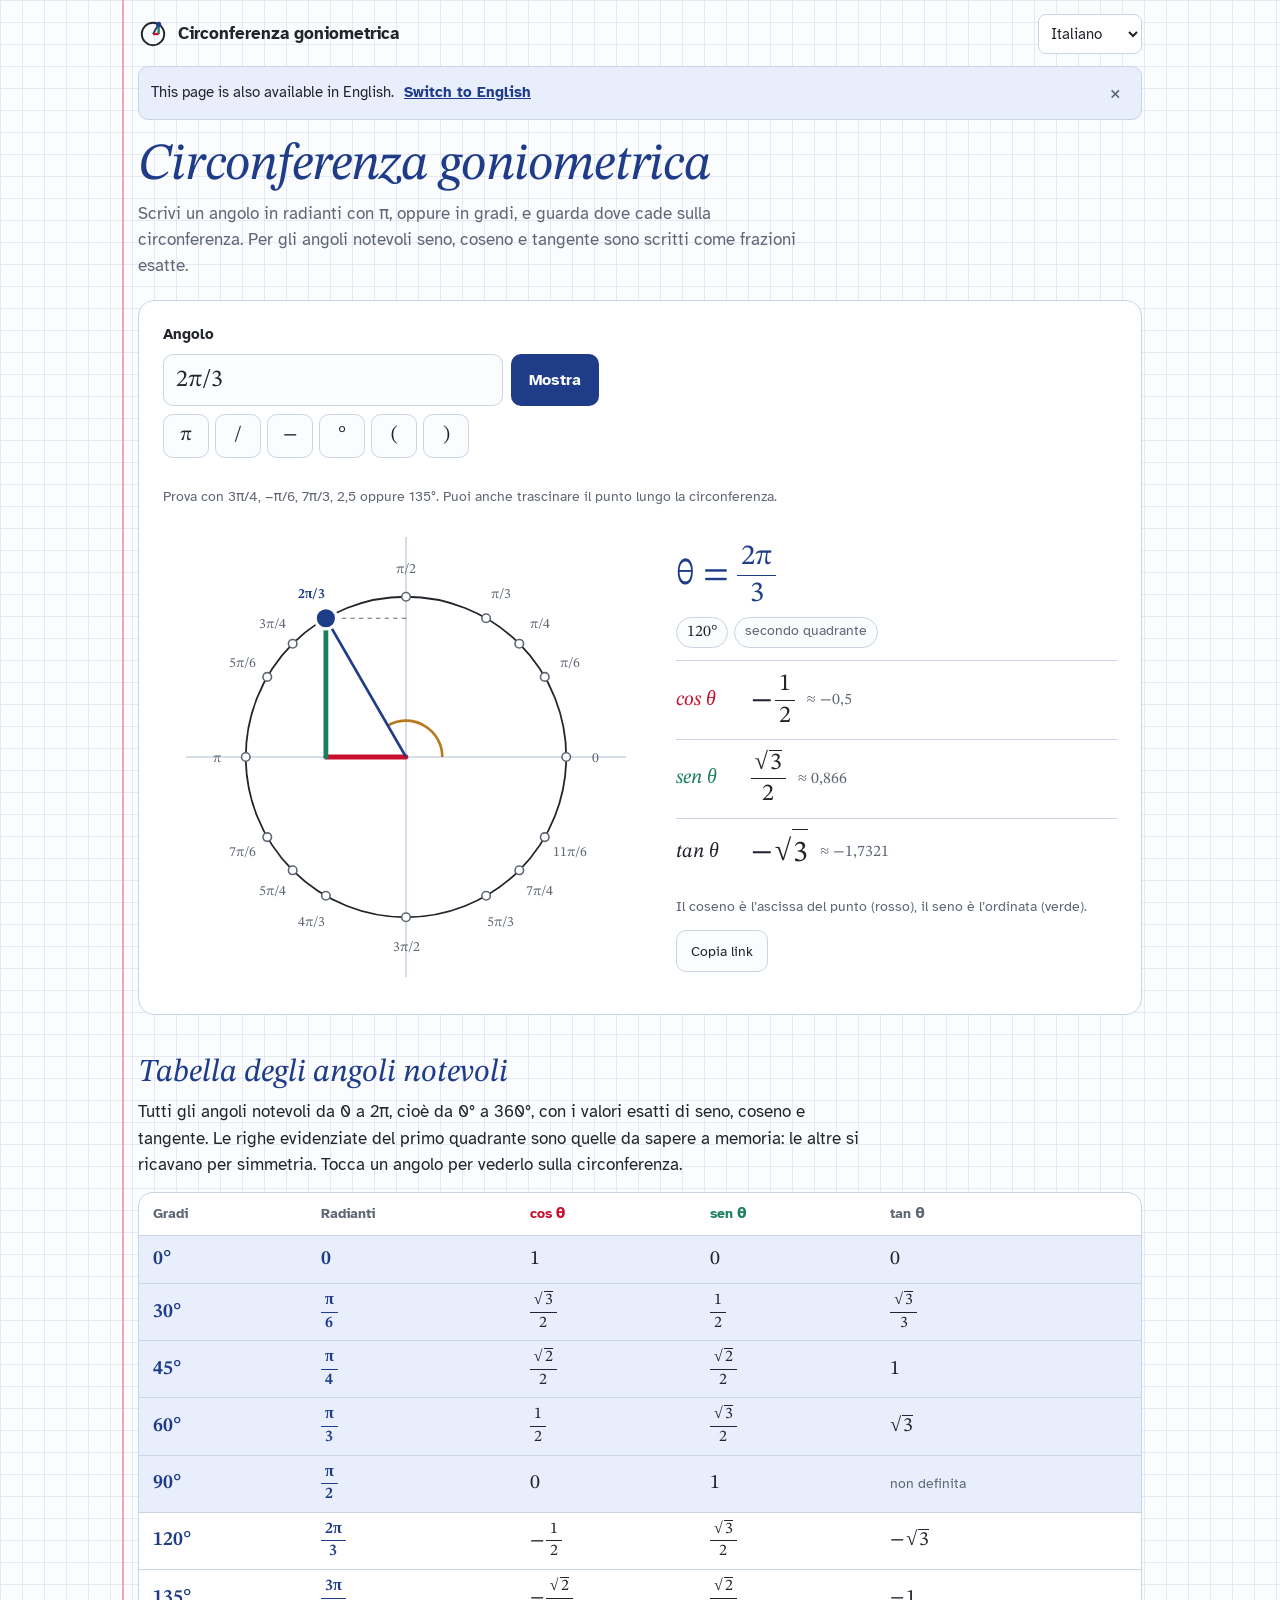
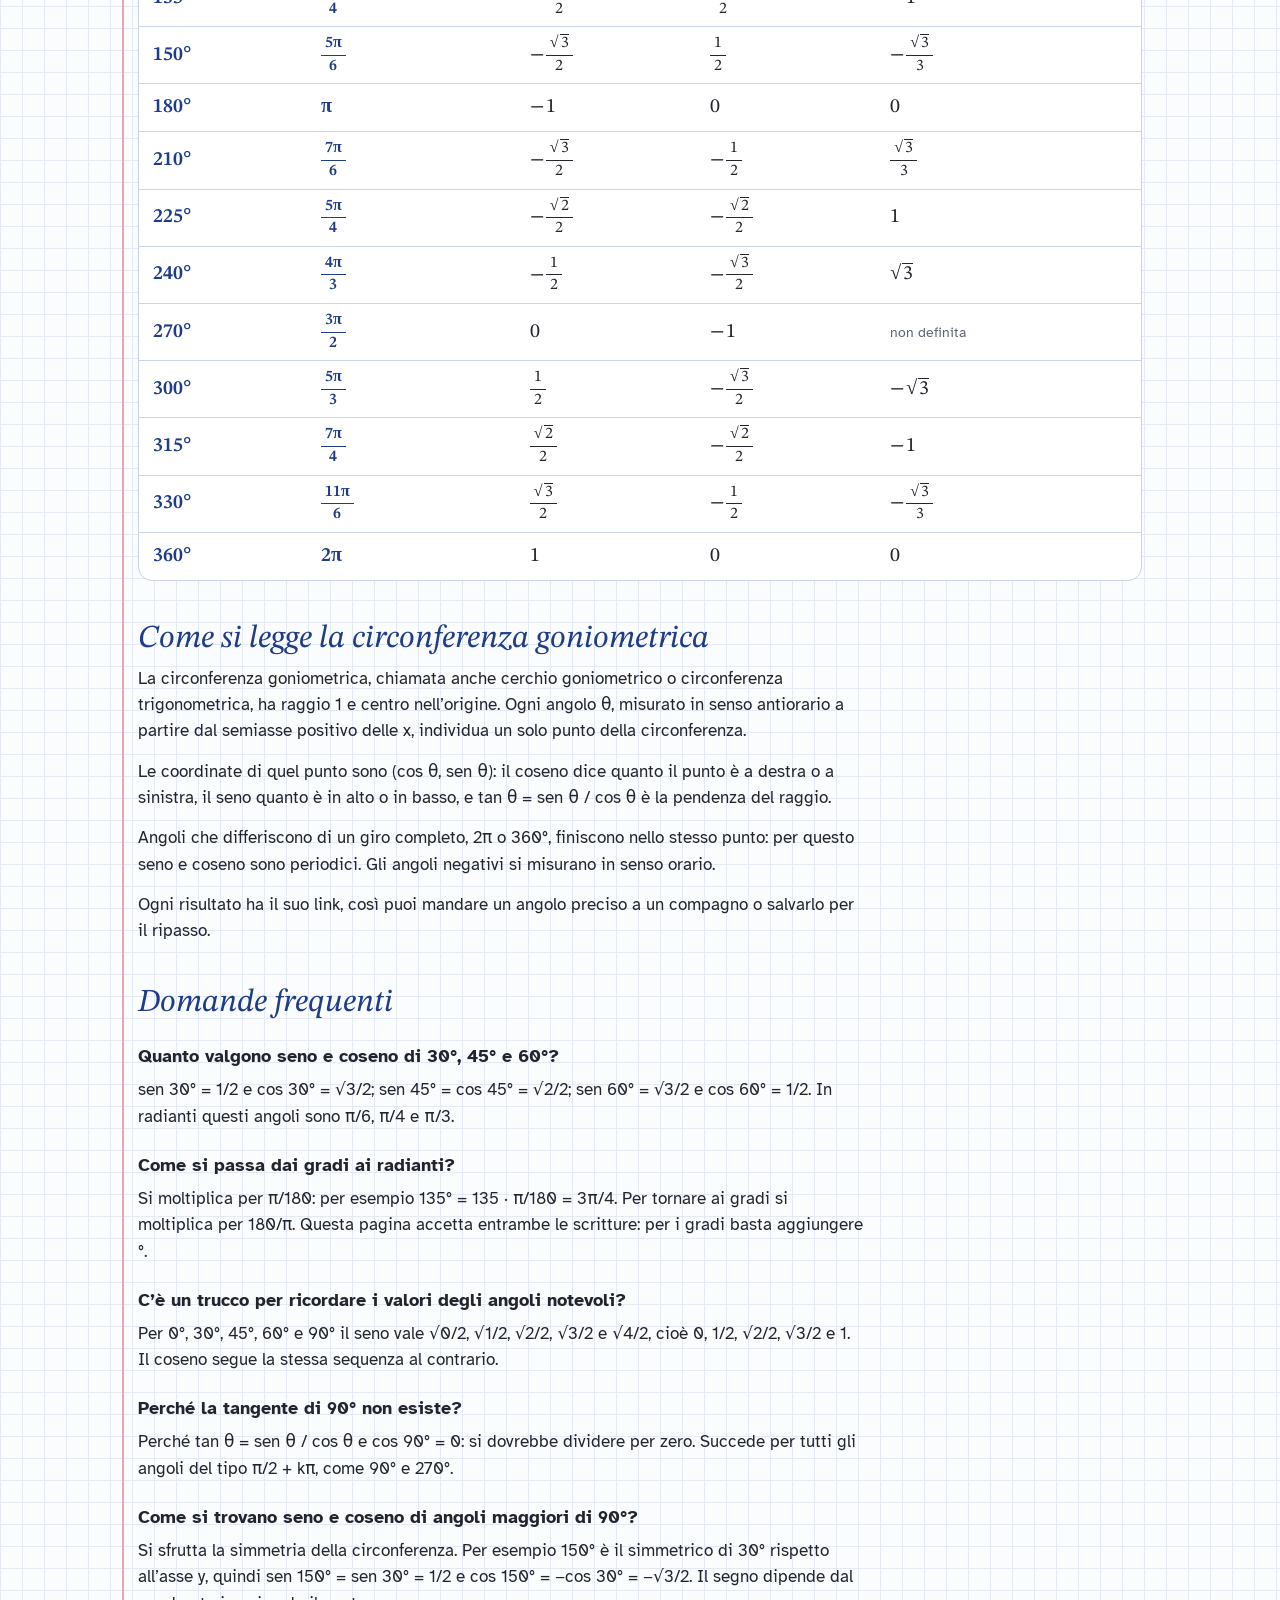
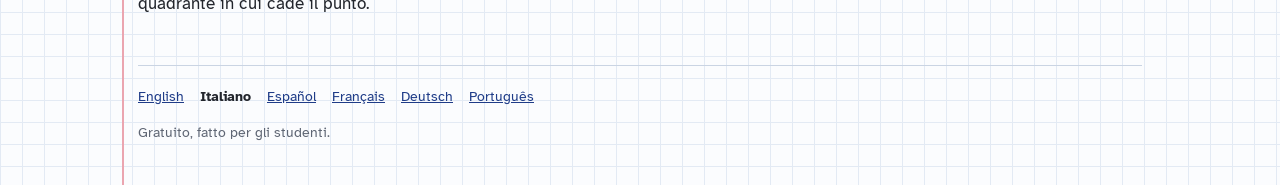
<file: it/index.html>
<!DOCTYPE html>
<html lang="it">
<head>
<meta charset="utf-8">
<meta name="viewport" content="width=device-width, initial-scale=1, viewport-fit=cover">
<title>Circonferenza goniometrica interattiva – angoli notevoli, seno, coseno e tangente</title>
<meta name="description" content="Circonferenza goniometrica interattiva con la tabella completa degli angoli notevoli: inserisci un angolo in radianti o in gradi e ottieni seno, coseno e tangente esatti, come √3/2.">
<link rel="canonical" href="https://gipivigi.github.io/it/">
<link rel="alternate" hreflang="en" href="https://gipivigi.github.io/">
<link rel="alternate" hreflang="it" href="https://gipivigi.github.io/it/">
<link rel="alternate" hreflang="es" href="https://gipivigi.github.io/es/">
<link rel="alternate" hreflang="fr" href="https://gipivigi.github.io/fr/">
<link rel="alternate" hreflang="de" href="https://gipivigi.github.io/de/">
<link rel="alternate" hreflang="pt" href="https://gipivigi.github.io/pt/">
<link rel="alternate" hreflang="x-default" href="https://gipivigi.github.io/">
<meta name="theme-color" content="#FBFCFE" media="(prefers-color-scheme: light)">
<meta name="theme-color" content="#131821" media="(prefers-color-scheme: dark)">
<meta property="og:type" content="website">
<meta property="og:site_name" content="Circonferenza goniometrica">
<meta property="og:title" content="Circonferenza goniometrica interattiva – angoli notevoli, seno, coseno e tangente">
<meta property="og:description" content="Circonferenza goniometrica interattiva con la tabella completa degli angoli notevoli: inserisci un angolo in radianti o in gradi e ottieni seno, coseno e tangente esatti, come √3/2.">
<meta property="og:url" content="https://gipivigi.github.io/it/">
<meta property="og:image" content="https://gipivigi.github.io/assets/og-image.png">
<meta property="og:image:width" content="1200">
<meta property="og:image:height" content="630">
<meta property="og:locale" content="it_IT">
<meta property="og:locale:alternate" content="en_US">
<meta property="og:locale:alternate" content="es_ES">
<meta property="og:locale:alternate" content="fr_FR">
<meta property="og:locale:alternate" content="de_DE">
<meta property="og:locale:alternate" content="pt_BR">
<meta name="twitter:card" content="summary_large_image">
<link rel="icon" href="../favicon.svg" type="image/svg+xml">
<link rel="apple-touch-icon" href="../assets/apple-touch-icon.png">
<link rel="manifest" href="../manifest.webmanifest">
<link rel="preload" href="../assets/fonts/stix-two-text-latin-400-normal.woff2" as="font" type="font/woff2" crossorigin>
<link rel="stylesheet" href="../assets/style.css">
<script type="application/ld+json">{"@context": "https://schema.org", "@type": "WebApplication", "name": "Circonferenza goniometrica", "alternateName": ["Circonferenza goniometrica", "Cerchio goniometrico", "Circonferenza trigonometrica", "Tabella angoli notevoli"], "headline": "Circonferenza goniometrica interattiva – angoli notevoli, seno, coseno e tangente", "description": "Circonferenza goniometrica interattiva con la tabella completa degli angoli notevoli: inserisci un angolo in radianti o in gradi e ottieni seno, coseno e tangente esatti, come √3/2.", "url": "https://gipivigi.github.io/it/", "inLanguage": "it", "applicationCategory": "EducationalApplication", "operatingSystem": "Any", "browserRequirements": "Requires JavaScript", "isAccessibleForFree": true, "offers": {"@type": "Offer", "price": "0", "priceCurrency": "EUR"}, "audience": {"@type": "EducationalAudience", "educationalRole": "student"}, "educationalLevel": "Secondary school", "learningResourceType": "Interactive resource", "about": ["Unit circle", "Trigonometry", "Sine", "Cosine"]}</script>
</head>
<body>
<div class="wrap">
  <header class="top">
    <a class="brand" href="../it/">
      <svg viewBox="0 0 32 32" aria-hidden="true"><circle cx="16" cy="16" r="12" fill="none" stroke="var(--text)" stroke-width="2"/><line x1="16" y1="16" x2="22" y2="5.6" stroke="var(--ink)" stroke-width="2"/><line x1="22" y1="16" x2="22" y2="5.6" stroke="var(--sin)" stroke-width="2.5"/><line x1="16" y1="16" x2="22" y2="16" stroke="var(--cos)" stroke-width="2.5"/><circle cx="22" cy="5.6" r="2.8" fill="var(--ink)"/></svg>
      <span>Circonferenza goniometrica</span>
    </a>
    <label class="lang"><span class="sr-only">Lingua</span>
      <select id="langSel" aria-label="Lingua"><option value="en" lang="en">English</option><option value="it" selected lang="it">Italiano</option><option value="es" lang="es">Español</option><option value="fr" lang="fr">Français</option><option value="de" lang="de">Deutsch</option><option value="pt" lang="pt">Português</option></select>
    </label>
  </header>
  <div class="suggest" id="suggest" hidden></div>

  <main>
    <h1>Circonferenza goniometrica</h1>
    <p class="intro">Scrivi un angolo in radianti con π, oppure in gradi, e guarda dove cade sulla circonferenza. Per gli angoli notevoli seno, coseno e tangente sono scritti come frazioni esatte.</p>

    <section class="tool" id="tool" aria-label="Circonferenza goniometrica">
      <div class="entry">
        <label for="ang">Angolo</label>
        <input id="ang" type="text" value="2π/3" autocomplete="off" autocorrect="off" autocapitalize="off" spellcheck="false" enterkeyhint="go" aria-describedby="hint">
        <button class="primary" id="show" type="button">Mostra</button>
      </div>
      <div class="keys" role="group" aria-label="Inserisci un simbolo">
        <button type="button" data-ins="π" aria-label="π">π</button>
        <button type="button" data-ins="/" aria-label="/">/</button>
        <button type="button" data-ins="−" aria-label="−">−</button>
        <button type="button" data-ins="°" aria-label="°">°</button>
        <button type="button" data-ins="(" aria-label="(">(</button>
        <button type="button" data-ins=")" aria-label=")">)</button>
      </div>
      <p class="err" id="err" role="alert"></p>
      <p class="hint" id="hint">Prova con 3π/4, −π/6, 7π/3, 2,5 oppure 135°. Puoi anche trascinare il punto lungo la circonferenza.</p>

      <div class="stage">
        <svg id="svg" viewBox="0 0 440 440" role="img" tabindex="0" aria-label="Circonferenza goniometrica con l’angolo scelto. Trascina il punto oppure usa le frecce per spostarti di π/12.">
          <line x1="14" y1="220" x2="426" y2="220" stroke="var(--line)" stroke-width="1.5"/>
          <line x1="220" y1="14" x2="220" y2="426" stroke="var(--line)" stroke-width="1.5"/>
          <circle cx="220" cy="220" r="150" fill="none" stroke="var(--text)" stroke-width="1.7"/>
          <path id="arc" fill="none" stroke="var(--arc)" stroke-width="2.5"/>
          <line id="dash" stroke="var(--muted)" stroke-width="1" stroke-dasharray="4 4"/>
          <line id="cosL" stroke="var(--cos)" stroke-width="4.5" stroke-linecap="round"/>
          <line id="sinL" stroke="var(--sin)" stroke-width="4.5" stroke-linecap="round"/>
          <line id="radL" stroke="var(--ink)" stroke-width="2.4"/>
          <g id="ticks"></g>
          <circle id="pt" r="10" fill="var(--ink)" stroke="var(--field)" stroke-width="3"/>
        </svg>
        <div class="res" aria-live="polite">
          <div class="angle" id="angOut"></div>
          <ul class="chips" id="chips"></ul>
          <div class="row cos"><span class="k">cos θ</span><span class="v" id="cosOut"></span></div>
          <div class="row sin"><span class="k">sen θ</span><span class="v" id="sinOut"></span></div>
          <div class="row"><span class="k">tan θ</span><span class="v" id="tanOut"></span></div>
          <p class="note">Il coseno è l’ascissa del punto (rosso), il seno è l’ordinata (verde).</p>
          <button type="button" class="copy" id="copy">Copia link</button>
        </div>
      </div>
    </section>

    <section class="more">
      <h2>Tabella degli angoli notevoli</h2>
      <p>Tutti gli angoli notevoli da 0 a 2π, cioè da 0° a 360°, con i valori esatti di seno, coseno e tangente. Le righe evidenziate del primo quadrante sono quelle da sapere a memoria: le altre si ricavano per simmetria. Tocca un angolo per vederlo sulla circonferenza.</p>
      <div class="table-wrap">
        <table>
          <thead><tr><th>Gradi</th><th>Radianti</th><th class="c">cos θ</th><th class="s">sen θ</th><th>tan θ</th></tr></thead>
          <tbody><tr class="key"><td><a href="?a=0" data-a="0">0°</a></td><td><a href="?a=0" data-a="0">0</a></td><td>1</td><td>0</td><td>0</td></tr><tr class="key"><td><a href="?a=%CF%80/6" data-a="π/6">30°</a></td><td><a href="?a=%CF%80/6" data-a="π/6"><span class="frac"><span>π</span><span>6</span></span></a></td><td><span class="frac"><span>√<span class="rad">3</span></span><span>2</span></span></td><td><span class="frac"><span>1</span><span>2</span></span></td><td><span class="frac"><span>√<span class="rad">3</span></span><span>3</span></span></td></tr><tr class="key"><td><a href="?a=%CF%80/4" data-a="π/4">45°</a></td><td><a href="?a=%CF%80/4" data-a="π/4"><span class="frac"><span>π</span><span>4</span></span></a></td><td><span class="frac"><span>√<span class="rad">2</span></span><span>2</span></span></td><td><span class="frac"><span>√<span class="rad">2</span></span><span>2</span></span></td><td>1</td></tr><tr class="key"><td><a href="?a=%CF%80/3" data-a="π/3">60°</a></td><td><a href="?a=%CF%80/3" data-a="π/3"><span class="frac"><span>π</span><span>3</span></span></a></td><td><span class="frac"><span>1</span><span>2</span></span></td><td><span class="frac"><span>√<span class="rad">3</span></span><span>2</span></span></td><td>√<span class="rad">3</span></td></tr><tr class="key"><td><a href="?a=%CF%80/2" data-a="π/2">90°</a></td><td><a href="?a=%CF%80/2" data-a="π/2"><span class="frac"><span>π</span><span>2</span></span></a></td><td>0</td><td>1</td><td><span class="u">non definita</span></td></tr><tr><td><a href="?a=2%CF%80/3" data-a="2π/3">120°</a></td><td><a href="?a=2%CF%80/3" data-a="2π/3"><span class="frac"><span>2π</span><span>3</span></span></a></td><td><span class="sign">−</span><span class="frac"><span>1</span><span>2</span></span></td><td><span class="frac"><span>√<span class="rad">3</span></span><span>2</span></span></td><td><span class="sign">−</span>√<span class="rad">3</span></td></tr><tr><td><a href="?a=3%CF%80/4" data-a="3π/4">135°</a></td><td><a href="?a=3%CF%80/4" data-a="3π/4"><span class="frac"><span>3π</span><span>4</span></span></a></td><td><span class="sign">−</span><span class="frac"><span>√<span class="rad">2</span></span><span>2</span></span></td><td><span class="frac"><span>√<span class="rad">2</span></span><span>2</span></span></td><td><span class="sign">−</span>1</td></tr><tr><td><a href="?a=5%CF%80/6" data-a="5π/6">150°</a></td><td><a href="?a=5%CF%80/6" data-a="5π/6"><span class="frac"><span>5π</span><span>6</span></span></a></td><td><span class="sign">−</span><span class="frac"><span>√<span class="rad">3</span></span><span>2</span></span></td><td><span class="frac"><span>1</span><span>2</span></span></td><td><span class="sign">−</span><span class="frac"><span>√<span class="rad">3</span></span><span>3</span></span></td></tr><tr><td><a href="?a=%CF%80" data-a="π">180°</a></td><td><a href="?a=%CF%80" data-a="π">π</a></td><td><span class="sign">−</span>1</td><td>0</td><td>0</td></tr><tr><td><a href="?a=7%CF%80/6" data-a="7π/6">210°</a></td><td><a href="?a=7%CF%80/6" data-a="7π/6"><span class="frac"><span>7π</span><span>6</span></span></a></td><td><span class="sign">−</span><span class="frac"><span>√<span class="rad">3</span></span><span>2</span></span></td><td><span class="sign">−</span><span class="frac"><span>1</span><span>2</span></span></td><td><span class="frac"><span>√<span class="rad">3</span></span><span>3</span></span></td></tr><tr><td><a href="?a=5%CF%80/4" data-a="5π/4">225°</a></td><td><a href="?a=5%CF%80/4" data-a="5π/4"><span class="frac"><span>5π</span><span>4</span></span></a></td><td><span class="sign">−</span><span class="frac"><span>√<span class="rad">2</span></span><span>2</span></span></td><td><span class="sign">−</span><span class="frac"><span>√<span class="rad">2</span></span><span>2</span></span></td><td>1</td></tr><tr><td><a href="?a=4%CF%80/3" data-a="4π/3">240°</a></td><td><a href="?a=4%CF%80/3" data-a="4π/3"><span class="frac"><span>4π</span><span>3</span></span></a></td><td><span class="sign">−</span><span class="frac"><span>1</span><span>2</span></span></td><td><span class="sign">−</span><span class="frac"><span>√<span class="rad">3</span></span><span>2</span></span></td><td>√<span class="rad">3</span></td></tr><tr><td><a href="?a=3%CF%80/2" data-a="3π/2">270°</a></td><td><a href="?a=3%CF%80/2" data-a="3π/2"><span class="frac"><span>3π</span><span>2</span></span></a></td><td>0</td><td><span class="sign">−</span>1</td><td><span class="u">non definita</span></td></tr><tr><td><a href="?a=5%CF%80/3" data-a="5π/3">300°</a></td><td><a href="?a=5%CF%80/3" data-a="5π/3"><span class="frac"><span>5π</span><span>3</span></span></a></td><td><span class="frac"><span>1</span><span>2</span></span></td><td><span class="sign">−</span><span class="frac"><span>√<span class="rad">3</span></span><span>2</span></span></td><td><span class="sign">−</span>√<span class="rad">3</span></td></tr><tr><td><a href="?a=7%CF%80/4" data-a="7π/4">315°</a></td><td><a href="?a=7%CF%80/4" data-a="7π/4"><span class="frac"><span>7π</span><span>4</span></span></a></td><td><span class="frac"><span>√<span class="rad">2</span></span><span>2</span></span></td><td><span class="sign">−</span><span class="frac"><span>√<span class="rad">2</span></span><span>2</span></span></td><td><span class="sign">−</span>1</td></tr><tr><td><a href="?a=11%CF%80/6" data-a="11π/6">330°</a></td><td><a href="?a=11%CF%80/6" data-a="11π/6"><span class="frac"><span>11π</span><span>6</span></span></a></td><td><span class="frac"><span>√<span class="rad">3</span></span><span>2</span></span></td><td><span class="sign">−</span><span class="frac"><span>1</span><span>2</span></span></td><td><span class="sign">−</span><span class="frac"><span>√<span class="rad">3</span></span><span>3</span></span></td></tr><tr><td><a href="?a=2%CF%80" data-a="2π">360°</a></td><td><a href="?a=2%CF%80" data-a="2π">2π</a></td><td>1</td><td>0</td><td>0</td></tr></tbody>
        </table>
      </div>
    </section>

    <section class="more">
      <h2>Come si legge la circonferenza goniometrica</h2>
      <p>La circonferenza goniometrica, chiamata anche cerchio goniometrico o circonferenza trigonometrica, ha raggio 1 e centro nell’origine. Ogni angolo θ, misurato in senso antiorario a partire dal semiasse positivo delle x, individua un solo punto della circonferenza.</p>
      <p>Le coordinate di quel punto sono (cos θ, sen θ): il coseno dice quanto il punto è a destra o a sinistra, il seno quanto è in alto o in basso, e tan θ = sen θ / cos θ è la pendenza del raggio.</p>
      <p>Angoli che differiscono di un giro completo, 2π o 360°, finiscono nello stesso punto: per questo seno e coseno sono periodici. Gli angoli negativi si misurano in senso orario.</p>
      <p>Ogni risultato ha il suo link, così puoi mandare un angolo preciso a un compagno o salvarlo per il ripasso.</p>
    </section>

    <section class="more faq">
      <h2>Domande frequenti</h2>
      <h3>Quanto valgono seno e coseno di 30°, 45° e 60°?</h3>
      <p>sen 30° = 1/2 e cos 30° = √3/2; sen 45° = cos 45° = √2/2; sen 60° = √3/2 e cos 60° = 1/2. In radianti questi angoli sono π/6, π/4 e π/3.</p>
      <h3>Come si passa dai gradi ai radianti?</h3>
      <p>Si moltiplica per π/180: per esempio 135° = 135 · π/180 = 3π/4. Per tornare ai gradi si moltiplica per 180/π. Questa pagina accetta entrambe le scritture: per i gradi basta aggiungere °.</p>
      <h3>C’è un trucco per ricordare i valori degli angoli notevoli?</h3>
      <p>Per 0°, 30°, 45°, 60° e 90° il seno vale √0/2, √1/2, √2/2, √3/2 e √4/2, cioè 0, 1/2, √2/2, √3/2 e 1. Il coseno segue la stessa sequenza al contrario.</p>
      <h3>Perché la tangente di 90° non esiste?</h3>
      <p>Perché tan θ = sen θ / cos θ e cos 90° = 0: si dovrebbe dividere per zero. Succede per tutti gli angoli del tipo π/2 + kπ, come 90° e 270°.</p>
      <h3>Come si trovano seno e coseno di angoli maggiori di 90°?</h3>
      <p>Si sfrutta la simmetria della circonferenza. Per esempio 150° è il simmetrico di 30° rispetto all’asse y, quindi sen 150° = sen 30° = 1/2 e cos 150° = −cos 30° = −√3/2. Il segno dipende dal quadrante in cui cade il punto.</p>
    </section>
  </main>

  <footer>
    <ul><li><a href="../" hreflang="en" lang="en">English</a></li><li><a href="../it/" hreflang="it" lang="it" aria-current="page">Italiano</a></li><li><a href="../es/" hreflang="es" lang="es">Español</a></li><li><a href="../fr/" hreflang="fr" lang="fr">Français</a></li><li><a href="../de/" hreflang="de" lang="de">Deutsch</a></li><li><a href="../pt/" hreflang="pt" lang="pt">Português</a></li></ul>
    <p>Gratuito, fatto per gli studenti.</p>
  </footer>
</div>
<script type="application/json" id="i18n">{"lang": "it", "locale": "it", "err": "Non riesco a leggere l’angolo. Prova con 3π/4, -pi/6 oppure 135°.", "quadrants": ["primo quadrante", "secondo quadrante", "terzo quadrante", "quarto quadrante"], "axes": "sugli assi", "equiv": "stesso punto di", "undef": "non definita", "copied": "Link copiato", "close": "Chiudi", "langs": {"en": "../", "it": "../it/", "es": "../es/", "fr": "../fr/", "de": "../de/", "pt": "../pt/"}, "suggest": {"en": {"text": "This page is also available in English.", "link": "Switch to English"}, "it": {"text": "Questa pagina è disponibile anche in italiano.", "link": "Passa all’italiano"}, "es": {"text": "Esta página también está disponible en español.", "link": "Ver en español"}, "fr": {"text": "Cette page est aussi disponible en français.", "link": "Passer au français"}, "de": {"text": "Diese Seite gibt es auch auf Deutsch.", "link": "Auf Deutsch ansehen"}, "pt": {"text": "Esta página também está disponível em português.", "link": "Ver em português"}}}</script>
<script src="../assets/app.js" defer></script>
</body>
</html>
</file>
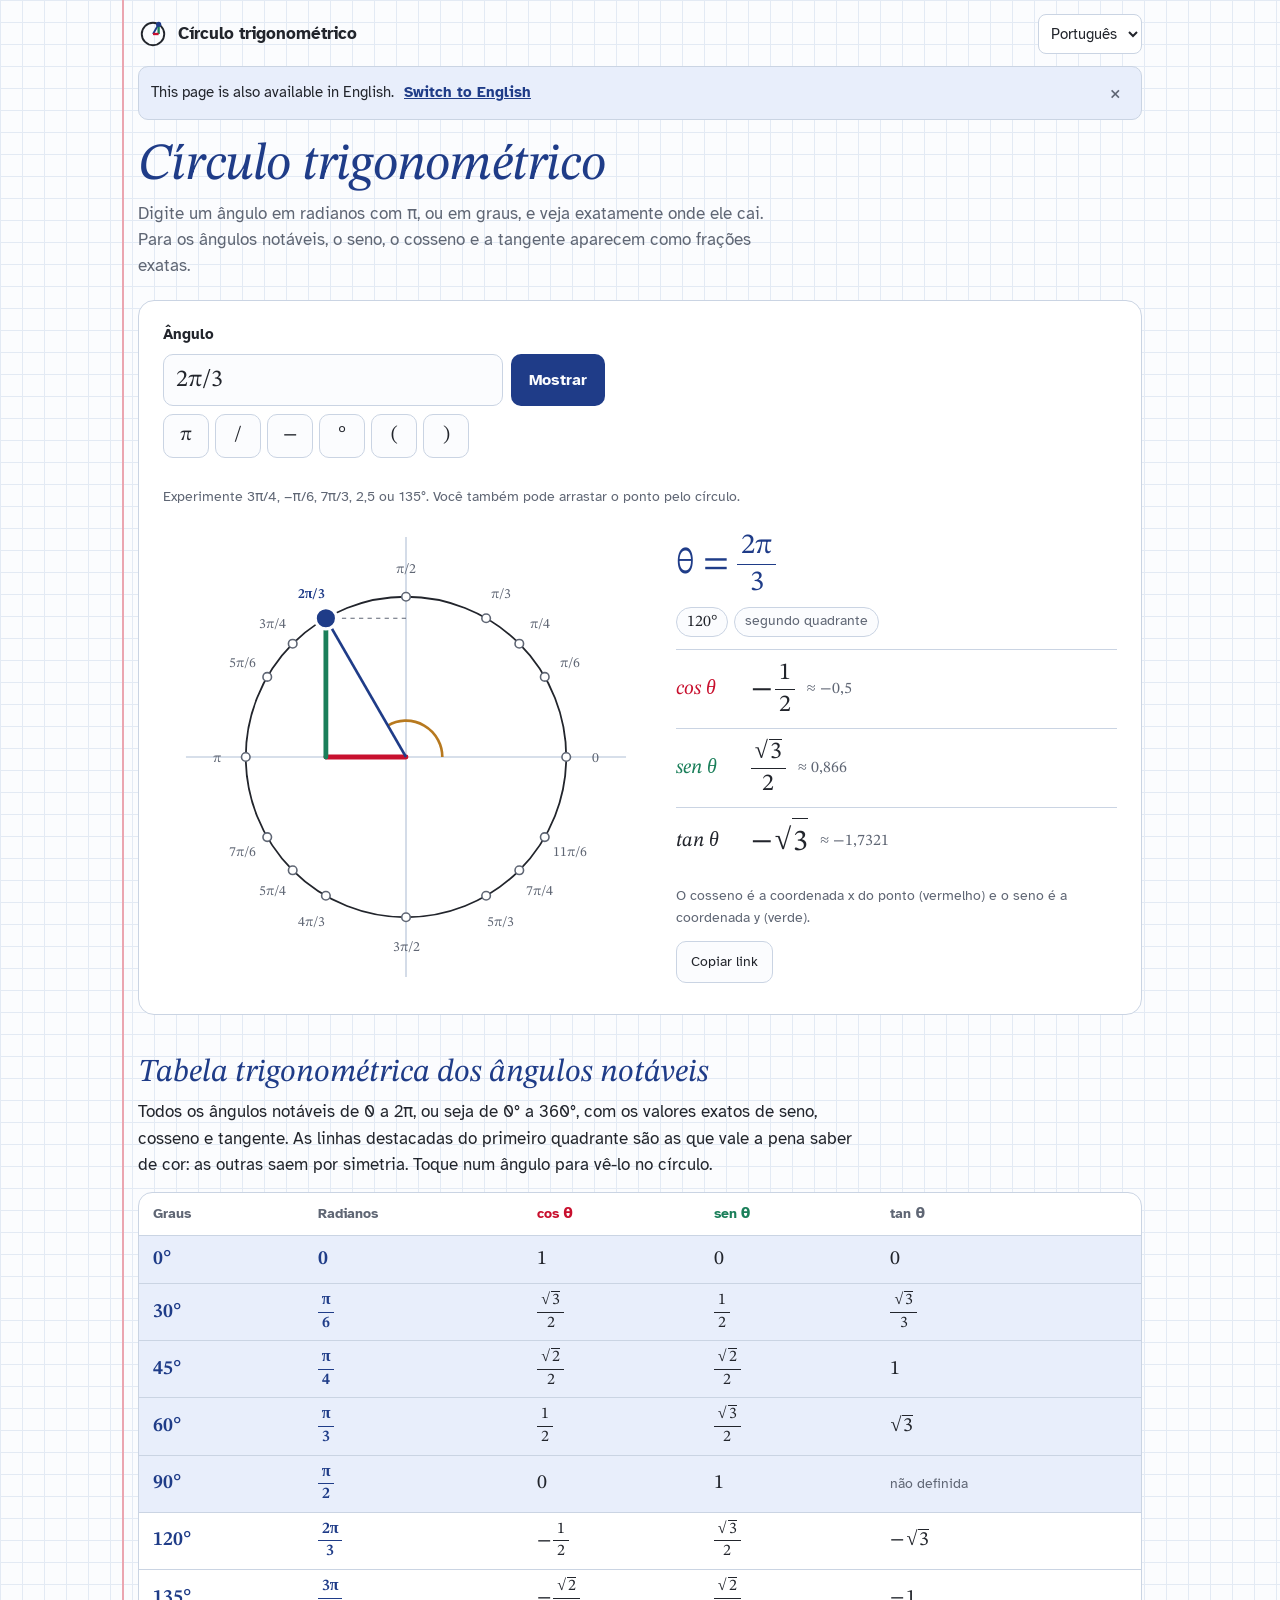
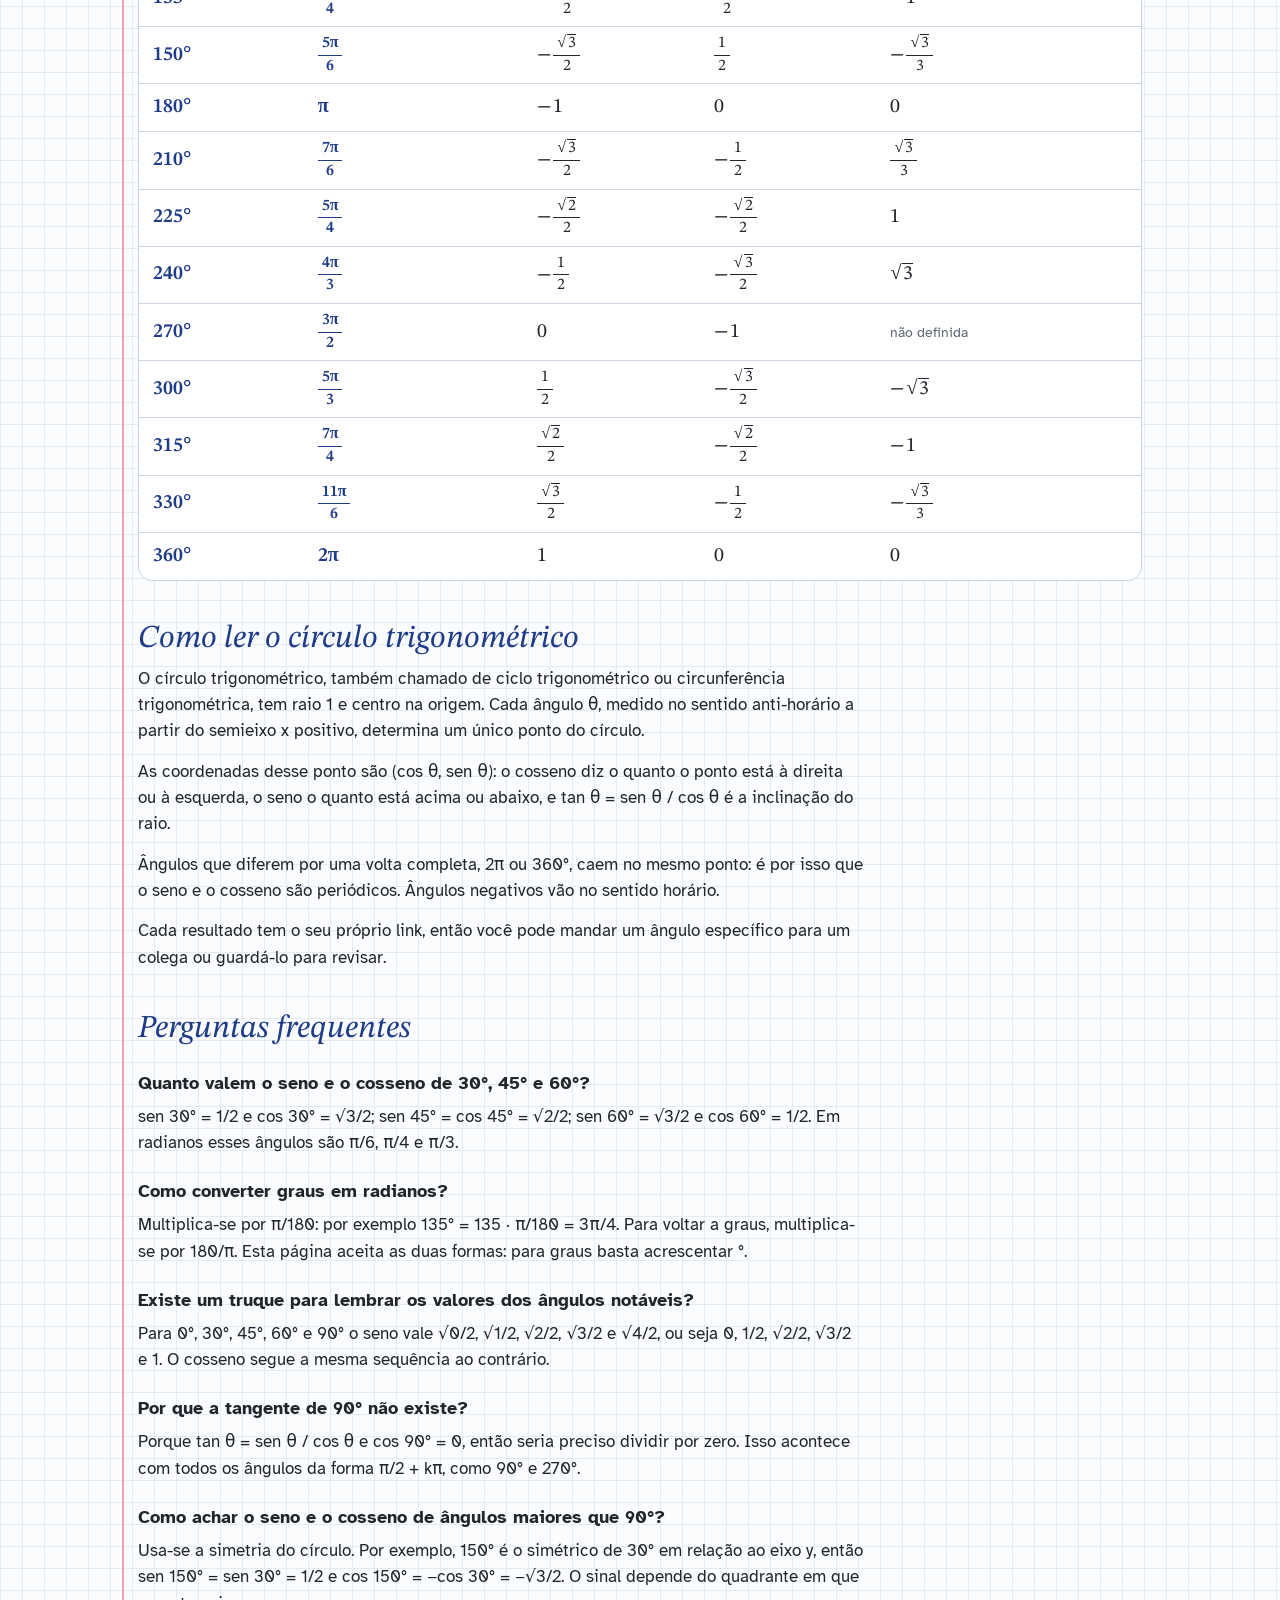
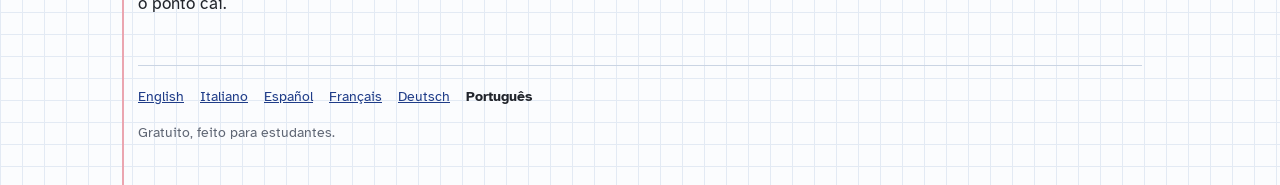
<file: pt/index.html>
<!DOCTYPE html>
<html lang="pt-BR">
<head>
<meta charset="utf-8">
<meta name="viewport" content="width=device-width, initial-scale=1, viewport-fit=cover">
<title>Círculo trigonométrico interativo – seno, cosseno e tangente dos ângulos notáveis</title>
<meta name="description" content="Círculo trigonométrico (ciclo trigonométrico) interativo com a tabela completa dos ângulos notáveis: digite um ângulo em radianos ou graus e obtenha seno, cosseno e tangente exatos, como √3/2.">
<link rel="canonical" href="https://gipivigi.github.io/pt/">
<link rel="alternate" hreflang="en" href="https://gipivigi.github.io/">
<link rel="alternate" hreflang="it" href="https://gipivigi.github.io/it/">
<link rel="alternate" hreflang="es" href="https://gipivigi.github.io/es/">
<link rel="alternate" hreflang="fr" href="https://gipivigi.github.io/fr/">
<link rel="alternate" hreflang="de" href="https://gipivigi.github.io/de/">
<link rel="alternate" hreflang="pt" href="https://gipivigi.github.io/pt/">
<link rel="alternate" hreflang="x-default" href="https://gipivigi.github.io/">
<meta name="theme-color" content="#FBFCFE" media="(prefers-color-scheme: light)">
<meta name="theme-color" content="#131821" media="(prefers-color-scheme: dark)">
<meta property="og:type" content="website">
<meta property="og:site_name" content="Círculo trigonométrico">
<meta property="og:title" content="Círculo trigonométrico interativo – seno, cosseno e tangente dos ângulos notáveis">
<meta property="og:description" content="Círculo trigonométrico (ciclo trigonométrico) interativo com a tabela completa dos ângulos notáveis: digite um ângulo em radianos ou graus e obtenha seno, cosseno e tangente exatos, como √3/2.">
<meta property="og:url" content="https://gipivigi.github.io/pt/">
<meta property="og:image" content="https://gipivigi.github.io/assets/og-image.png">
<meta property="og:image:width" content="1200">
<meta property="og:image:height" content="630">
<meta property="og:locale" content="pt_BR">
<meta property="og:locale:alternate" content="en_US">
<meta property="og:locale:alternate" content="it_IT">
<meta property="og:locale:alternate" content="es_ES">
<meta property="og:locale:alternate" content="fr_FR">
<meta property="og:locale:alternate" content="de_DE">
<meta name="twitter:card" content="summary_large_image">
<link rel="icon" href="../favicon.svg" type="image/svg+xml">
<link rel="apple-touch-icon" href="../assets/apple-touch-icon.png">
<link rel="manifest" href="../manifest.webmanifest">
<link rel="preload" href="../assets/fonts/stix-two-text-latin-400-normal.woff2" as="font" type="font/woff2" crossorigin>
<link rel="stylesheet" href="../assets/style.css">
<script type="application/ld+json">{"@context": "https://schema.org", "@type": "WebApplication", "name": "Círculo trigonométrico", "alternateName": ["Círculo trigonométrico", "Ciclo trigonométrico", "Circunferência trigonométrica", "Tabela trigonométrica"], "headline": "Círculo trigonométrico interativo – seno, cosseno e tangente dos ângulos notáveis", "description": "Círculo trigonométrico (ciclo trigonométrico) interativo com a tabela completa dos ângulos notáveis: digite um ângulo em radianos ou graus e obtenha seno, cosseno e tangente exatos, como √3/2.", "url": "https://gipivigi.github.io/pt/", "inLanguage": "pt-BR", "applicationCategory": "EducationalApplication", "operatingSystem": "Any", "browserRequirements": "Requires JavaScript", "isAccessibleForFree": true, "offers": {"@type": "Offer", "price": "0", "priceCurrency": "EUR"}, "audience": {"@type": "EducationalAudience", "educationalRole": "student"}, "educationalLevel": "Secondary school", "learningResourceType": "Interactive resource", "about": ["Unit circle", "Trigonometry", "Sine", "Cosine"]}</script>
</head>
<body>
<div class="wrap">
  <header class="top">
    <a class="brand" href="../pt/">
      <svg viewBox="0 0 32 32" aria-hidden="true"><circle cx="16" cy="16" r="12" fill="none" stroke="var(--text)" stroke-width="2"/><line x1="16" y1="16" x2="22" y2="5.6" stroke="var(--ink)" stroke-width="2"/><line x1="22" y1="16" x2="22" y2="5.6" stroke="var(--sin)" stroke-width="2.5"/><line x1="16" y1="16" x2="22" y2="16" stroke="var(--cos)" stroke-width="2.5"/><circle cx="22" cy="5.6" r="2.8" fill="var(--ink)"/></svg>
      <span>Círculo trigonométrico</span>
    </a>
    <label class="lang"><span class="sr-only">Idioma</span>
      <select id="langSel" aria-label="Idioma"><option value="en" lang="en">English</option><option value="it" lang="it">Italiano</option><option value="es" lang="es">Español</option><option value="fr" lang="fr">Français</option><option value="de" lang="de">Deutsch</option><option value="pt" selected lang="pt">Português</option></select>
    </label>
  </header>
  <div class="suggest" id="suggest" hidden></div>

  <main>
    <h1>Círculo trigonométrico</h1>
    <p class="intro">Digite um ângulo em radianos com π, ou em graus, e veja exatamente onde ele cai. Para os ângulos notáveis, o seno, o cosseno e a tangente aparecem como frações exatas.</p>

    <section class="tool" id="tool" aria-label="Círculo trigonométrico">
      <div class="entry">
        <label for="ang">Ângulo</label>
        <input id="ang" type="text" value="2π/3" autocomplete="off" autocorrect="off" autocapitalize="off" spellcheck="false" enterkeyhint="go" aria-describedby="hint">
        <button class="primary" id="show" type="button">Mostrar</button>
      </div>
      <div class="keys" role="group" aria-label="Inserir um símbolo">
        <button type="button" data-ins="π" aria-label="π">π</button>
        <button type="button" data-ins="/" aria-label="/">/</button>
        <button type="button" data-ins="−" aria-label="−">−</button>
        <button type="button" data-ins="°" aria-label="°">°</button>
        <button type="button" data-ins="(" aria-label="(">(</button>
        <button type="button" data-ins=")" aria-label=")">)</button>
      </div>
      <p class="err" id="err" role="alert"></p>
      <p class="hint" id="hint">Experimente 3π/4, −π/6, 7π/3, 2,5 ou 135°. Você também pode arrastar o ponto pelo círculo.</p>

      <div class="stage">
        <svg id="svg" viewBox="0 0 440 440" role="img" tabindex="0" aria-label="Círculo trigonométrico com o ângulo escolhido. Arraste o ponto ou use as setas para avançar de π/12 em π/12.">
          <line x1="14" y1="220" x2="426" y2="220" stroke="var(--line)" stroke-width="1.5"/>
          <line x1="220" y1="14" x2="220" y2="426" stroke="var(--line)" stroke-width="1.5"/>
          <circle cx="220" cy="220" r="150" fill="none" stroke="var(--text)" stroke-width="1.7"/>
          <path id="arc" fill="none" stroke="var(--arc)" stroke-width="2.5"/>
          <line id="dash" stroke="var(--muted)" stroke-width="1" stroke-dasharray="4 4"/>
          <line id="cosL" stroke="var(--cos)" stroke-width="4.5" stroke-linecap="round"/>
          <line id="sinL" stroke="var(--sin)" stroke-width="4.5" stroke-linecap="round"/>
          <line id="radL" stroke="var(--ink)" stroke-width="2.4"/>
          <g id="ticks"></g>
          <circle id="pt" r="10" fill="var(--ink)" stroke="var(--field)" stroke-width="3"/>
        </svg>
        <div class="res" aria-live="polite">
          <div class="angle" id="angOut"></div>
          <ul class="chips" id="chips"></ul>
          <div class="row cos"><span class="k">cos θ</span><span class="v" id="cosOut"></span></div>
          <div class="row sin"><span class="k">sen θ</span><span class="v" id="sinOut"></span></div>
          <div class="row"><span class="k">tan θ</span><span class="v" id="tanOut"></span></div>
          <p class="note">O cosseno é a coordenada x do ponto (vermelho) e o seno é a coordenada y (verde).</p>
          <button type="button" class="copy" id="copy">Copiar link</button>
        </div>
      </div>
    </section>

    <section class="more">
      <h2>Tabela trigonométrica dos ângulos notáveis</h2>
      <p>Todos os ângulos notáveis de 0 a 2π, ou seja de 0° a 360°, com os valores exatos de seno, cosseno e tangente. As linhas destacadas do primeiro quadrante são as que vale a pena saber de cor: as outras saem por simetria. Toque num ângulo para vê-lo no círculo.</p>
      <div class="table-wrap">
        <table>
          <thead><tr><th>Graus</th><th>Radianos</th><th class="c">cos θ</th><th class="s">sen θ</th><th>tan θ</th></tr></thead>
          <tbody><tr class="key"><td><a href="?a=0" data-a="0">0°</a></td><td><a href="?a=0" data-a="0">0</a></td><td>1</td><td>0</td><td>0</td></tr><tr class="key"><td><a href="?a=%CF%80/6" data-a="π/6">30°</a></td><td><a href="?a=%CF%80/6" data-a="π/6"><span class="frac"><span>π</span><span>6</span></span></a></td><td><span class="frac"><span>√<span class="rad">3</span></span><span>2</span></span></td><td><span class="frac"><span>1</span><span>2</span></span></td><td><span class="frac"><span>√<span class="rad">3</span></span><span>3</span></span></td></tr><tr class="key"><td><a href="?a=%CF%80/4" data-a="π/4">45°</a></td><td><a href="?a=%CF%80/4" data-a="π/4"><span class="frac"><span>π</span><span>4</span></span></a></td><td><span class="frac"><span>√<span class="rad">2</span></span><span>2</span></span></td><td><span class="frac"><span>√<span class="rad">2</span></span><span>2</span></span></td><td>1</td></tr><tr class="key"><td><a href="?a=%CF%80/3" data-a="π/3">60°</a></td><td><a href="?a=%CF%80/3" data-a="π/3"><span class="frac"><span>π</span><span>3</span></span></a></td><td><span class="frac"><span>1</span><span>2</span></span></td><td><span class="frac"><span>√<span class="rad">3</span></span><span>2</span></span></td><td>√<span class="rad">3</span></td></tr><tr class="key"><td><a href="?a=%CF%80/2" data-a="π/2">90°</a></td><td><a href="?a=%CF%80/2" data-a="π/2"><span class="frac"><span>π</span><span>2</span></span></a></td><td>0</td><td>1</td><td><span class="u">não definida</span></td></tr><tr><td><a href="?a=2%CF%80/3" data-a="2π/3">120°</a></td><td><a href="?a=2%CF%80/3" data-a="2π/3"><span class="frac"><span>2π</span><span>3</span></span></a></td><td><span class="sign">−</span><span class="frac"><span>1</span><span>2</span></span></td><td><span class="frac"><span>√<span class="rad">3</span></span><span>2</span></span></td><td><span class="sign">−</span>√<span class="rad">3</span></td></tr><tr><td><a href="?a=3%CF%80/4" data-a="3π/4">135°</a></td><td><a href="?a=3%CF%80/4" data-a="3π/4"><span class="frac"><span>3π</span><span>4</span></span></a></td><td><span class="sign">−</span><span class="frac"><span>√<span class="rad">2</span></span><span>2</span></span></td><td><span class="frac"><span>√<span class="rad">2</span></span><span>2</span></span></td><td><span class="sign">−</span>1</td></tr><tr><td><a href="?a=5%CF%80/6" data-a="5π/6">150°</a></td><td><a href="?a=5%CF%80/6" data-a="5π/6"><span class="frac"><span>5π</span><span>6</span></span></a></td><td><span class="sign">−</span><span class="frac"><span>√<span class="rad">3</span></span><span>2</span></span></td><td><span class="frac"><span>1</span><span>2</span></span></td><td><span class="sign">−</span><span class="frac"><span>√<span class="rad">3</span></span><span>3</span></span></td></tr><tr><td><a href="?a=%CF%80" data-a="π">180°</a></td><td><a href="?a=%CF%80" data-a="π">π</a></td><td><span class="sign">−</span>1</td><td>0</td><td>0</td></tr><tr><td><a href="?a=7%CF%80/6" data-a="7π/6">210°</a></td><td><a href="?a=7%CF%80/6" data-a="7π/6"><span class="frac"><span>7π</span><span>6</span></span></a></td><td><span class="sign">−</span><span class="frac"><span>√<span class="rad">3</span></span><span>2</span></span></td><td><span class="sign">−</span><span class="frac"><span>1</span><span>2</span></span></td><td><span class="frac"><span>√<span class="rad">3</span></span><span>3</span></span></td></tr><tr><td><a href="?a=5%CF%80/4" data-a="5π/4">225°</a></td><td><a href="?a=5%CF%80/4" data-a="5π/4"><span class="frac"><span>5π</span><span>4</span></span></a></td><td><span class="sign">−</span><span class="frac"><span>√<span class="rad">2</span></span><span>2</span></span></td><td><span class="sign">−</span><span class="frac"><span>√<span class="rad">2</span></span><span>2</span></span></td><td>1</td></tr><tr><td><a href="?a=4%CF%80/3" data-a="4π/3">240°</a></td><td><a href="?a=4%CF%80/3" data-a="4π/3"><span class="frac"><span>4π</span><span>3</span></span></a></td><td><span class="sign">−</span><span class="frac"><span>1</span><span>2</span></span></td><td><span class="sign">−</span><span class="frac"><span>√<span class="rad">3</span></span><span>2</span></span></td><td>√<span class="rad">3</span></td></tr><tr><td><a href="?a=3%CF%80/2" data-a="3π/2">270°</a></td><td><a href="?a=3%CF%80/2" data-a="3π/2"><span class="frac"><span>3π</span><span>2</span></span></a></td><td>0</td><td><span class="sign">−</span>1</td><td><span class="u">não definida</span></td></tr><tr><td><a href="?a=5%CF%80/3" data-a="5π/3">300°</a></td><td><a href="?a=5%CF%80/3" data-a="5π/3"><span class="frac"><span>5π</span><span>3</span></span></a></td><td><span class="frac"><span>1</span><span>2</span></span></td><td><span class="sign">−</span><span class="frac"><span>√<span class="rad">3</span></span><span>2</span></span></td><td><span class="sign">−</span>√<span class="rad">3</span></td></tr><tr><td><a href="?a=7%CF%80/4" data-a="7π/4">315°</a></td><td><a href="?a=7%CF%80/4" data-a="7π/4"><span class="frac"><span>7π</span><span>4</span></span></a></td><td><span class="frac"><span>√<span class="rad">2</span></span><span>2</span></span></td><td><span class="sign">−</span><span class="frac"><span>√<span class="rad">2</span></span><span>2</span></span></td><td><span class="sign">−</span>1</td></tr><tr><td><a href="?a=11%CF%80/6" data-a="11π/6">330°</a></td><td><a href="?a=11%CF%80/6" data-a="11π/6"><span class="frac"><span>11π</span><span>6</span></span></a></td><td><span class="frac"><span>√<span class="rad">3</span></span><span>2</span></span></td><td><span class="sign">−</span><span class="frac"><span>1</span><span>2</span></span></td><td><span class="sign">−</span><span class="frac"><span>√<span class="rad">3</span></span><span>3</span></span></td></tr><tr><td><a href="?a=2%CF%80" data-a="2π">360°</a></td><td><a href="?a=2%CF%80" data-a="2π">2π</a></td><td>1</td><td>0</td><td>0</td></tr></tbody>
        </table>
      </div>
    </section>

    <section class="more">
      <h2>Como ler o círculo trigonométrico</h2>
      <p>O círculo trigonométrico, também chamado de ciclo trigonométrico ou circunferência trigonométrica, tem raio 1 e centro na origem. Cada ângulo θ, medido no sentido anti-horário a partir do semieixo x positivo, determina um único ponto do círculo.</p>
      <p>As coordenadas desse ponto são (cos θ, sen θ): o cosseno diz o quanto o ponto está à direita ou à esquerda, o seno o quanto está acima ou abaixo, e tan θ = sen θ / cos θ é a inclinação do raio.</p>
      <p>Ângulos que diferem por uma volta completa, 2π ou 360°, caem no mesmo ponto: é por isso que o seno e o cosseno são periódicos. Ângulos negativos vão no sentido horário.</p>
      <p>Cada resultado tem o seu próprio link, então você pode mandar um ângulo específico para um colega ou guardá-lo para revisar.</p>
    </section>

    <section class="more faq">
      <h2>Perguntas frequentes</h2>
      <h3>Quanto valem o seno e o cosseno de 30°, 45° e 60°?</h3>
      <p>sen 30° = 1/2 e cos 30° = √3/2; sen 45° = cos 45° = √2/2; sen 60° = √3/2 e cos 60° = 1/2. Em radianos esses ângulos são π/6, π/4 e π/3.</p>
      <h3>Como converter graus em radianos?</h3>
      <p>Multiplica-se por π/180: por exemplo 135° = 135 · π/180 = 3π/4. Para voltar a graus, multiplica-se por 180/π. Esta página aceita as duas formas: para graus basta acrescentar °.</p>
      <h3>Existe um truque para lembrar os valores dos ângulos notáveis?</h3>
      <p>Para 0°, 30°, 45°, 60° e 90° o seno vale √0/2, √1/2, √2/2, √3/2 e √4/2, ou seja 0, 1/2, √2/2, √3/2 e 1. O cosseno segue a mesma sequência ao contrário.</p>
      <h3>Por que a tangente de 90° não existe?</h3>
      <p>Porque tan θ = sen θ / cos θ e cos 90° = 0, então seria preciso dividir por zero. Isso acontece com todos os ângulos da forma π/2 + kπ, como 90° e 270°.</p>
      <h3>Como achar o seno e o cosseno de ângulos maiores que 90°?</h3>
      <p>Usa-se a simetria do círculo. Por exemplo, 150° é o simétrico de 30° em relação ao eixo y, então sen 150° = sen 30° = 1/2 e cos 150° = −cos 30° = −√3/2. O sinal depende do quadrante em que o ponto cai.</p>
    </section>
  </main>

  <footer>
    <ul><li><a href="../" hreflang="en" lang="en">English</a></li><li><a href="../it/" hreflang="it" lang="it">Italiano</a></li><li><a href="../es/" hreflang="es" lang="es">Español</a></li><li><a href="../fr/" hreflang="fr" lang="fr">Français</a></li><li><a href="../de/" hreflang="de" lang="de">Deutsch</a></li><li><a href="../pt/" hreflang="pt" lang="pt" aria-current="page">Português</a></li></ul>
    <p>Gratuito, feito para estudantes.</p>
  </footer>
</div>
<script type="application/json" id="i18n">{"lang": "pt", "locale": "pt-BR", "err": "Não foi possível ler esse ângulo. Experimente 3π/4, -pi/6 ou 135°.", "quadrants": ["primeiro quadrante", "segundo quadrante", "terceiro quadrante", "quarto quadrante"], "axes": "sobre um eixo", "equiv": "mesmo ponto que", "undef": "não definida", "copied": "Link copiado", "close": "Fechar", "langs": {"en": "../", "it": "../it/", "es": "../es/", "fr": "../fr/", "de": "../de/", "pt": "../pt/"}, "suggest": {"en": {"text": "This page is also available in English.", "link": "Switch to English"}, "it": {"text": "Questa pagina è disponibile anche in italiano.", "link": "Passa all’italiano"}, "es": {"text": "Esta página también está disponible en español.", "link": "Ver en español"}, "fr": {"text": "Cette page est aussi disponible en français.", "link": "Passer au français"}, "de": {"text": "Diese Seite gibt es auch auf Deutsch.", "link": "Auf Deutsch ansehen"}, "pt": {"text": "Esta página também está disponível em português.", "link": "Ver em português"}}}</script>
<script src="../assets/app.js" defer></script>
</body>
</html>
</file>
<file: assets/style.css>
@font-face{font-family:"STIX Two Text";font-style:normal;font-weight:400;font-display:swap;src:url(fonts/stix-two-text-latin-400-normal.woff2) format("woff2");unicode-range:U+0000-00FF,U+0131,U+0152-0153,U+02BB-02BC,U+02C6,U+02DA,U+02DC,U+0304,U+0308,U+0329,U+2000-206F,U+20AC,U+2122,U+2191,U+2193,U+2212,U+2215,U+FEFF,U+FFFD}
@font-face{font-family:"STIX Two Text";font-style:normal;font-weight:400;font-display:swap;src:url(fonts/stix-two-text-greek-400-normal.woff2) format("woff2");unicode-range:U+0370-0377,U+037A-037F,U+0384-038A,U+038C,U+038E-03A1,U+03A3-03FF}
@font-face{font-family:"STIX Two Text";font-style:italic;font-weight:400;font-display:swap;src:url(fonts/stix-two-text-latin-400-italic.woff2) format("woff2");unicode-range:U+0000-00FF,U+0131,U+0152-0153,U+2000-206F,U+2212}
@font-face{font-family:"STIX Two Text";font-style:normal;font-weight:600;font-display:swap;src:url(fonts/stix-two-text-latin-600-normal.woff2) format("woff2");unicode-range:U+0000-00FF,U+0131,U+0152-0153,U+2000-206F,U+2212}
@font-face{font-family:"Atkinson Hyperlegible";font-style:normal;font-weight:400;font-display:swap;src:url(fonts/atkinson-hyperlegible-latin-400-normal.woff2) format("woff2")}
@font-face{font-family:"Atkinson Hyperlegible";font-style:normal;font-weight:700;font-display:swap;src:url(fonts/atkinson-hyperlegible-latin-700-normal.woff2) format("woff2")}

:root{
  --paper:#FBFCFE; --grid:#E3EAF4; --margin:#EBA5B0;
  --ink:#1F3C88; --ink-soft:#E8EEFB; --text:#22252C; --muted:#5F6674; --line:#CAD4E3;
  --cos:#C8102E; --sin:#1B7F5A; --arc:#B7791F; --field:#FFFFFF;
  --ui:"Atkinson Hyperlegible", system-ui, -apple-system, "Segoe UI", Roboto, sans-serif;
  --math:"STIX Two Text", "Cambria Math", Cambria, "Times New Roman", serif;
  color-scheme:light;
  box-sizing:border-box;
  padding-top:env(safe-area-inset-top,0px);
  padding-bottom:env(safe-area-inset-bottom,0px);
}
@media (prefers-color-scheme:dark){
  :root:not([data-theme="light"]){
    --paper:#131821; --grid:#1B2330; --margin:#5C2B35;
    --ink:#9DB8FF; --ink-soft:#1E2A44; --text:#E7E9EE; --muted:#9AA3B2; --line:#323E52;
    --cos:#FF7D8C; --sin:#5FD3A0; --arc:#F0B85A; --field:#19202B;
    color-scheme:dark;
  }
}
:root[data-theme="dark"]{
  --paper:#131821; --grid:#1B2330; --margin:#5C2B35;
  --ink:#9DB8FF; --ink-soft:#1E2A44; --text:#E7E9EE; --muted:#9AA3B2; --line:#323E52;
  --cos:#FF7D8C; --sin:#5FD3A0; --arc:#F0B85A; --field:#19202B;
  color-scheme:dark;
}
*,*::before,*::after{box-sizing:inherit}
html{scroll-padding-top:env(safe-area-inset-top,0px);-webkit-text-size-adjust:100%}
body{
  margin:0; min-height:100%; color:var(--text); font-family:var(--ui); font-size:17px; line-height:1.55;
  background-color:var(--paper);
  background-image:linear-gradient(var(--grid) 1px,transparent 1px),linear-gradient(90deg,var(--grid) 1px,transparent 1px);
  background-size:22px 22px;
}
a{color:var(--ink)}
:focus-visible{outline:3px solid var(--ink);outline-offset:2px}
.sr-only{position:absolute;width:1px;height:1px;overflow:hidden;clip:rect(0 0 0 0);white-space:nowrap}

.wrap{max-width:1060px;margin:0 auto;padding:0 18px;position:relative}
.wrap::before{content:"";position:absolute;top:0;bottom:0;left:6px;width:2px;background:var(--margin);pointer-events:none}

.top{display:flex;align-items:center;justify-content:space-between;gap:12px;padding:14px 0 6px}
.brand{display:flex;align-items:center;gap:10px;text-decoration:none;color:var(--text);font-weight:700}
.brand svg{width:30px;height:30px;flex:none}
.lang{display:flex;align-items:center;gap:6px;color:var(--muted);font-size:14px}
.lang select{font:inherit;font-size:15px;color:var(--text);background:var(--field);border:1.5px solid var(--line);border-radius:8px;padding:6px 8px;min-height:40px}

.suggest{display:flex;align-items:center;gap:10px;flex-wrap:wrap;background:var(--ink-soft);border:1.5px solid var(--line);border-radius:10px;padding:8px 12px;margin:6px 0 0;font-size:15px}
.suggest[hidden]{display:none}
.suggest a{font-weight:700}
.suggest button{margin-left:auto;background:transparent;border:0;color:var(--muted);font-size:20px;line-height:1;padding:4px 8px;cursor:pointer;min-height:36px}

h1{font-family:var(--math);font-weight:400;font-style:italic;font-size:clamp(32px,7vw,52px);line-height:1.05;margin:18px 0 8px;color:var(--ink);letter-spacing:-0.015em}
.intro{color:var(--muted);margin:0 0 20px;max-width:60ch}

.tool{background:var(--field);border:1.5px solid var(--line);border-radius:16px;padding:16px;scroll-margin-top:12px}
.entry{display:grid;grid-template-columns:minmax(0,1fr) auto;gap:8px;align-items:center}
.entry label{grid-column:1/-1;font-weight:700;font-size:15px}
#ang{width:100%;min-width:0;font-family:var(--math);font-size:24px;color:var(--text);background:var(--paper);border:1.5px solid var(--line);border-radius:10px;padding:8px 12px;min-height:52px;outline:none}
#ang:focus{border-color:var(--ink);box-shadow:0 0 0 3px color-mix(in srgb,var(--ink) 22%,transparent)}
button{font-family:var(--ui);color:var(--text);cursor:pointer}
.primary{font-size:16px;font-weight:700;background:var(--ink);color:var(--paper);border:0;border-radius:10px;padding:0 18px;min-height:52px}
.keys{display:flex;gap:6px;flex-wrap:wrap;margin-top:8px}
.keys button{font-family:var(--math);font-size:20px;min-width:46px;min-height:44px;background:var(--paper);border:1.5px solid var(--line);border-radius:10px}
.keys button:hover{border-color:var(--ink)}
.copy{font-family:var(--ui);font-size:14px;background:var(--paper);border:1.5px solid var(--line);border-radius:10px;padding:0 14px;min-height:42px;margin-top:12px}
.copy:hover{border-color:var(--ink)}
.err{color:var(--cos);font-size:14px;min-height:22px;margin:6px 0 0}
.hint{color:var(--muted);font-size:14px;margin:0}

.stage{display:grid;grid-template-columns:minmax(0,1fr);gap:14px;margin-top:10px}
#svg{width:100%;max-width:470px;height:auto;margin:0 auto;display:block;touch-action:none;user-select:none;-webkit-user-select:none;cursor:grab;border-radius:12px}
#svg:active{cursor:grabbing}
#svg text{font-family:var(--math)}
.tick text{font-size:13px;fill:var(--muted)}
.tick circle{fill:var(--field);stroke:var(--muted);stroke-width:1.5}
.tick.on text{fill:var(--ink);font-weight:600}
.tick.on circle{stroke:var(--ink)}

.res{min-width:0}
.angle{font-family:var(--math);font-size:clamp(28px,6vw,36px);color:var(--ink);line-height:1.2;display:flex;flex-wrap:wrap;align-items:center;gap:8px;min-height:52px}
.chips{display:flex;flex-wrap:wrap;gap:6px;margin:8px 0 12px;padding:0;list-style:none}
.chips li{font-size:14px;color:var(--muted);background:var(--paper);border:1px solid var(--line);border-radius:999px;padding:2px 10px}
.chips .m{font-family:var(--math);font-size:16px;color:var(--text)}
.row{display:grid;grid-template-columns:4.4em minmax(0,1fr);align-items:center;padding:10px 0;border-top:1px solid var(--line);min-height:62px}
.row .k{font-family:var(--math);font-style:italic;font-size:20px}
.row .v{font-family:var(--math);font-size:clamp(24px,5.5vw,30px);display:flex;flex-wrap:wrap;align-items:center;gap:4px 12px;min-width:0}
.row .d{font-family:var(--math);font-size:16px;color:var(--muted)}
.row.cos .k{color:var(--cos)} .row.sin .k{color:var(--sin)}
.note{font-size:14px;color:var(--muted);margin:10px 0 0}

.frac{display:inline-flex;flex-direction:column;align-items:center;vertical-align:middle;line-height:1.1;font-size:.8em}
.frac>span:first-child{border-bottom:1.5px solid currentColor;padding:0 4px 2px;white-space:nowrap}
.frac>span:last-child{padding:2px 4px 0}
.rad{border-top:1.5px solid currentColor;padding-left:1px;margin-left:1px}
.sign{margin-right:2px}
.ex{white-space:nowrap;display:inline-flex;align-items:center}

section.more{margin:40px 0 0}
h2{font-family:var(--math);font-weight:400;font-style:italic;font-size:clamp(24px,4.5vw,32px);color:var(--ink);margin:0 0 8px;line-height:1.15}
.more p{max-width:66ch;margin:0 0 14px}
.table-wrap{overflow-x:auto;background:var(--field);border:1.5px solid var(--line);border-radius:14px;margin-top:12px}
table{border-collapse:collapse;width:100%;min-width:440px;font-family:var(--math);font-size:20px}
th{font-family:var(--ui);font-size:14px;font-weight:700;color:var(--muted);text-align:left;padding:10px 14px;border-bottom:1.5px solid var(--line)}
th.c{color:var(--cos)} th.s{color:var(--sin)}
td{padding:8px 14px;border-top:1px solid var(--line);white-space:nowrap}
tbody tr:first-child td{border-top:0}
td a{text-decoration:none;font-weight:600}
td a:hover{text-decoration:underline}
tr.key td{background:var(--ink-soft)}
.faq h3{font-size:18px;font-weight:700;margin:22px 0 6px;max-width:60ch}
.faq p{margin:0 0 6px}
td .u{font-family:var(--ui);font-size:14px;color:var(--muted)}

footer{margin:48px 0 0;padding:20px 0 28px;border-top:1.5px solid var(--line);color:var(--muted);font-size:14px}
footer ul{list-style:none;padding:0;margin:0 0 10px;display:flex;flex-wrap:wrap;gap:4px 16px}
footer a[aria-current]{font-weight:700;text-decoration:none;color:var(--text)}

@media (min-width:820px){
  .wrap{padding:0 28px}
  .wrap::before{left:12px}
  .tool{padding:22px 24px}
  .entry{grid-template-columns:minmax(0,20em) auto 1fr}
  .keys{margin-top:8px}
  .stage{grid-template-columns:minmax(0,1.1fr) minmax(0,1fr);gap:28px;align-items:center;margin-top:14px}
}
@media (max-width:599px){
  .brand span{display:none}
  .tick text{font-size:17px}
  table{min-width:0;font-size:18px}
  th{padding:8px 8px;font-size:13px}
  td{padding:7px 8px}
}
@media (max-width:380px){
  body{font-size:16px}
  .keys button{min-width:40px}
}
@media (prefers-reduced-motion:reduce){*{transition:none!important;scroll-behavior:auto!important}}
</file>
